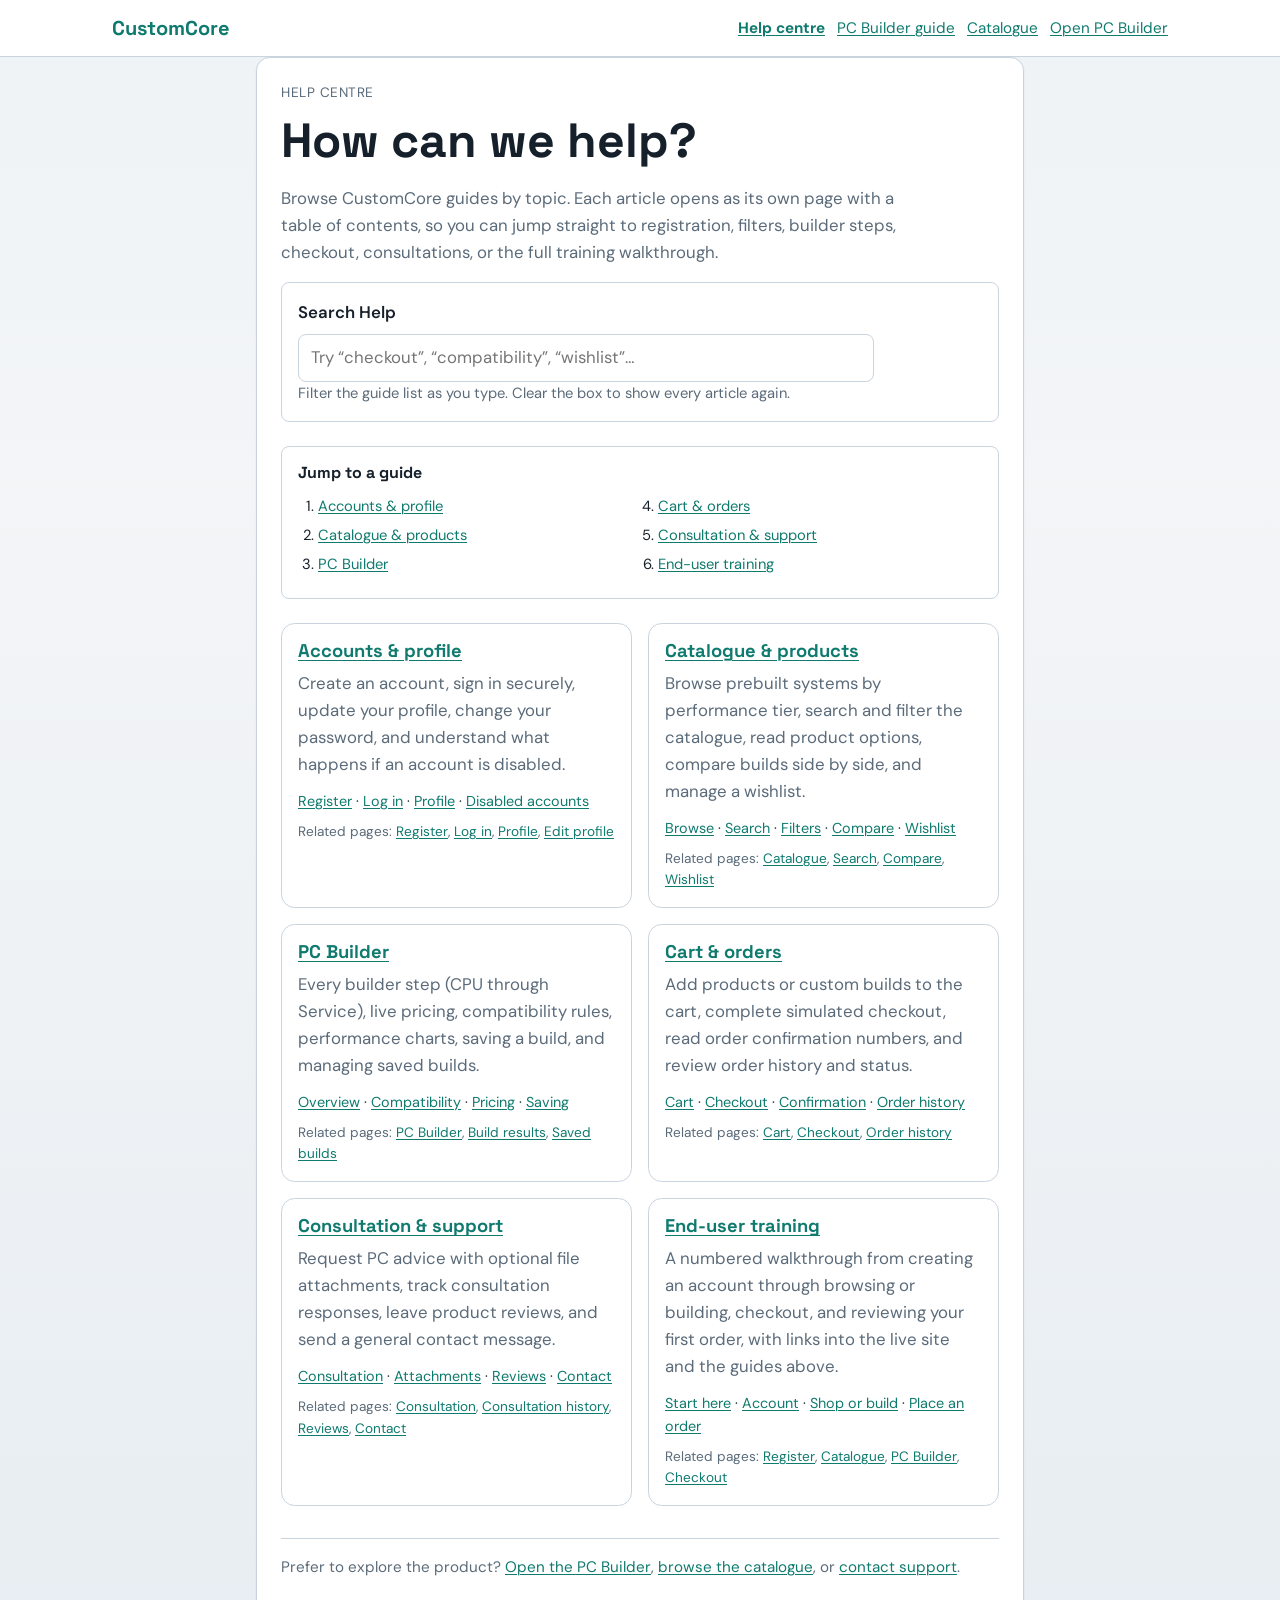
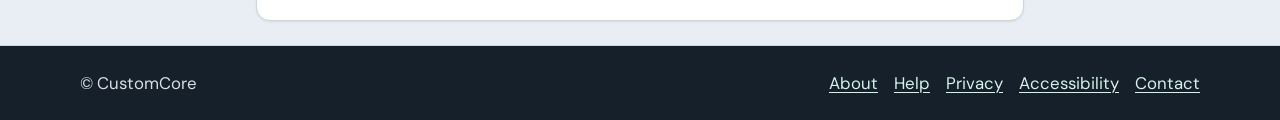
<file: help/index.html>
<!DOCTYPE html>
<!-- Aleksa Vucak 110139920 COMP 3340, Final Project August 5th, 2026 -->
<html lang="en">
<head>
    <meta charset="utf-8">
    <meta name="viewport" content="width=device-width, initial-scale=1">
    <title>Help Centre | CustomCore</title>
    <meta name="description" content="CustomCore Help centre: guides for accounts, catalogue, PC Builder, orders, support, and a full end-user training walkthrough.">
    <link rel="stylesheet" href="../assets/css/main.css">
</head>
<body class="help-body">
    <a class="skip-link" href="#help-main">Skip to main content</a>

    <header class="help-site-header" role="banner">
        <div class="help-site-header__inner">
            <a class="help-site-header__brand" href="../index.php">CustomCore</a>
            <nav class="help-site-header__nav" aria-label="Help">
                <a href="index.html" aria-current="page">Help centre</a>
                <a href="pc-builder.html">PC Builder guide</a>
                <a href="../catalogue.php">Catalogue</a>
                <a href="../builder.php">Open PC Builder</a>
            </nav>
        </div>
    </header>

    <main id="help-main" class="content-section help-page help-hub">
        <header class="help-page__header">
            <p class="help-page__eyebrow">Help centre</p>
            <h1>How can we help?</h1>
            <p class="help-page__intro">
                Browse CustomCore guides by topic. Each article opens as its own page with a table of
                contents, so you can jump straight to registration, filters, builder steps, checkout,
                consultations, or the full training walkthrough.
            </p>
        </header>

        <form class="help-hub-search" role="search" aria-label="Filter Help articles" data-help-hub-search>
            <label class="help-hub-search__label" for="help-hub-query">Search Help</label>
            <input
                id="help-hub-query"
                class="help-hub-search__input"
                type="search"
                name="q"
                autocomplete="off"
                placeholder="Try “checkout”, “compatibility”, “wishlist”…"
            >
            <p class="help-hub-search__hint form-help">
                Filter the guide list as you type. Clear the box to show every article again.
            </p>
            <p class="help-hub-search__empty" data-help-hub-empty hidden role="status">
                No guides match that search. Try another keyword or
                <button type="button" class="button button--ghost button--sm" data-help-hub-clear>Clear search</button>.
            </p>
        </form>

        <nav class="help-toc" aria-label="Help articles">
            <h2 class="help-toc__title">Jump to a guide</h2>
            <ol class="help-toc__list">
                <li><a href="#guide-accounts">Accounts &amp; profile</a></li>
                <li><a href="#guide-catalogue">Catalogue &amp; products</a></li>
                <li><a href="#guide-builder">PC Builder</a></li>
                <li><a href="#guide-orders">Cart &amp; orders</a></li>
                <li><a href="#guide-support">Consultation &amp; support</a></li>
                <li><a href="#guide-training">End-user training</a></li>
            </ol>
        </nav>

        <ul class="help-hub-list" data-help-hub-list>
            <li
                class="help-hub-card"
                id="guide-accounts"
                data-help-keywords="accounts register registration login logout profile edit password disabled session email phone address"
            >
                <h2 class="help-hub-card__title">
                    <a href="accounts.html">Accounts &amp; profile</a>
                </h2>
                <p class="help-hub-card__desc">
                    Create an account, sign in securely, update your profile, change your password,
                    and understand what happens if an account is disabled.
                </p>
                <p class="help-hub-card__links">
                    <a href="accounts.html#register">Register</a> ·
                    <a href="accounts.html#login">Log in</a> ·
                    <a href="accounts.html#profile">Profile</a> ·
                    <a href="accounts.html#disabled">Disabled accounts</a>
                </p>
                <p class="help-hub-card__related">
                    Related pages:
                    <a href="../register.php">Register</a>,
                    <a href="../login.php">Log in</a>,
                    <a href="../profile.php">Profile</a>,
                    <a href="../edit-profile.php">Edit profile</a>
                </p>
            </li>

            <li
                class="help-hub-card"
                id="guide-catalogue"
                data-help-keywords="catalogue catalog products search filter sort compare options wishlist brand stock price tiers"
            >
                <h2 class="help-hub-card__title">
                    <a href="catalogue.html">Catalogue &amp; products</a>
                </h2>
                <p class="help-hub-card__desc">
                    Browse prebuilt systems by performance tier, search and filter the catalogue,
                    read product options, compare builds side by side, and manage a wishlist.
                </p>
                <p class="help-hub-card__links">
                    <a href="catalogue.html#browse">Browse</a> ·
                    <a href="catalogue.html#search">Search</a> ·
                    <a href="catalogue.html#filters">Filters</a> ·
                    <a href="catalogue.html#compare">Compare</a> ·
                    <a href="catalogue.html#wishlist">Wishlist</a>
                </p>
                <p class="help-hub-card__related">
                    Related pages:
                    <a href="../catalogue.php">Catalogue</a>,
                    <a href="../search.php">Search</a>,
                    <a href="../compare.php">Compare</a>,
                    <a href="../wishlist.php">Wishlist</a>
                </p>
            </li>

            <li
                class="help-hub-card"
                id="guide-builder"
                data-help-keywords="builder pc custom cpu gpu motherboard ram storage psu case cooling os service pricing compatibility performance chart saved builds"
            >
                <h2 class="help-hub-card__title">
                    <a href="pc-builder.html">PC Builder</a>
                </h2>
                <p class="help-hub-card__desc">
                    Every builder step (CPU through Service), live pricing, compatibility rules,
                    performance charts, saving a build, and managing saved builds.
                </p>
                <p class="help-hub-card__links">
                    <a href="pc-builder.html#overview">Overview</a> ·
                    <a href="pc-builder.html#compatibility">Compatibility</a> ·
                    <a href="pc-builder.html#pricing">Pricing</a> ·
                    <a href="pc-builder.html#saved-builds">Saving</a>
                </p>
                <p class="help-hub-card__related">
                    Related pages:
                    <a href="../builder.php">PC Builder</a>,
                    <a href="../builder-results.php">Build results</a>,
                    <a href="../saved-builds.php">Saved builds</a>
                </p>
            </li>

            <li
                class="help-hub-card"
                id="guide-orders"
                data-help-keywords="cart checkout order orders history confirmation shipping payment status quantity remove"
            >
                <h2 class="help-hub-card__title">
                    <a href="orders.html">Cart &amp; orders</a>
                </h2>
                <p class="help-hub-card__desc">
                    Add products or custom builds to the cart, complete simulated checkout,
                    read order confirmation numbers, and review order history and status.
                </p>
                <p class="help-hub-card__links">
                    <a href="orders.html#cart">Cart</a> ·
                    <a href="orders.html#checkout">Checkout</a> ·
                    <a href="orders.html#confirmation">Confirmation</a> ·
                    <a href="orders.html#history">Order history</a>
                </p>
                <p class="help-hub-card__related">
                    Related pages:
                    <a href="../cart.php">Cart</a>,
                    <a href="../checkout.php">Checkout</a>,
                    <a href="../order-history.php">Order history</a>
                </p>
            </li>

            <li
                class="help-hub-card"
                id="guide-support"
                data-help-keywords="consultation consult support review reviews contact attachment upload response advice"
            >
                <h2 class="help-hub-card__title">
                    <a href="support.html">Consultation &amp; support</a>
                </h2>
                <p class="help-hub-card__desc">
                    Request PC advice with optional file attachments, track consultation responses,
                    leave product reviews, and send a general contact message.
                </p>
                <p class="help-hub-card__links">
                    <a href="support.html#consultation">Consultation</a> ·
                    <a href="support.html#attachments">Attachments</a> ·
                    <a href="support.html#reviews">Reviews</a> ·
                    <a href="support.html#contact">Contact</a>
                </p>
                <p class="help-hub-card__related">
                    Related pages:
                    <a href="../consultation.php">Consultation</a>,
                    <a href="../consultation-history.php">Consultation history</a>,
                    <a href="../reviews.php">Reviews</a>,
                    <a href="../contact.php">Contact</a>
                </p>
            </li>

            <li
                class="help-hub-card"
                id="guide-training"
                data-help-keywords="training walkthrough tutorial step by step beginner account order first time guide"
            >
                <h2 class="help-hub-card__title">
                    <a href="training.html">End-user training</a>
                </h2>
                <p class="help-hub-card__desc">
                    A numbered walkthrough from creating an account through browsing or building,
                    checkout, and reviewing your first order, with links into the live site and
                    the guides above.
                </p>
                <p class="help-hub-card__links">
                    <a href="training.html#start">Start here</a> ·
                    <a href="training.html#account">Account</a> ·
                    <a href="training.html#shop">Shop or build</a> ·
                    <a href="training.html#order">Place an order</a>
                </p>
                <p class="help-hub-card__related">
                    Related pages:
                    <a href="../register.php">Register</a>,
                    <a href="../catalogue.php">Catalogue</a>,
                    <a href="../builder.php">PC Builder</a>,
                    <a href="../checkout.php">Checkout</a>
                </p>
            </li>
        </ul>

        <p class="help-page__footer">
            Prefer to explore the product?
            <a href="../builder.php">Open the PC Builder</a>,
            <a href="../catalogue.php">browse the catalogue</a>,
            or
            <a href="../contact.php">contact support</a>.
        </p>
    </main>

    <footer class="site-footer" role="contentinfo">
        <div class="site-footer__inner">
            <p class="site-footer__brand">&copy; CustomCore</p>
            <ul class="site-footer__links">
                <li><a href="../about.php">About</a></li>
                <li><a href="index.html">Help</a></li>
                <li><a href="../privacy.php">Privacy</a></li>
                <li><a href="../accessibility.php">Accessibility</a></li>
                <li><a href="../contact.php">Contact</a></li>
            </ul>
        </div>
    </footer>

    <script src="../assets/js/help-hub.js" defer></script>
</body>
</html>
</file>
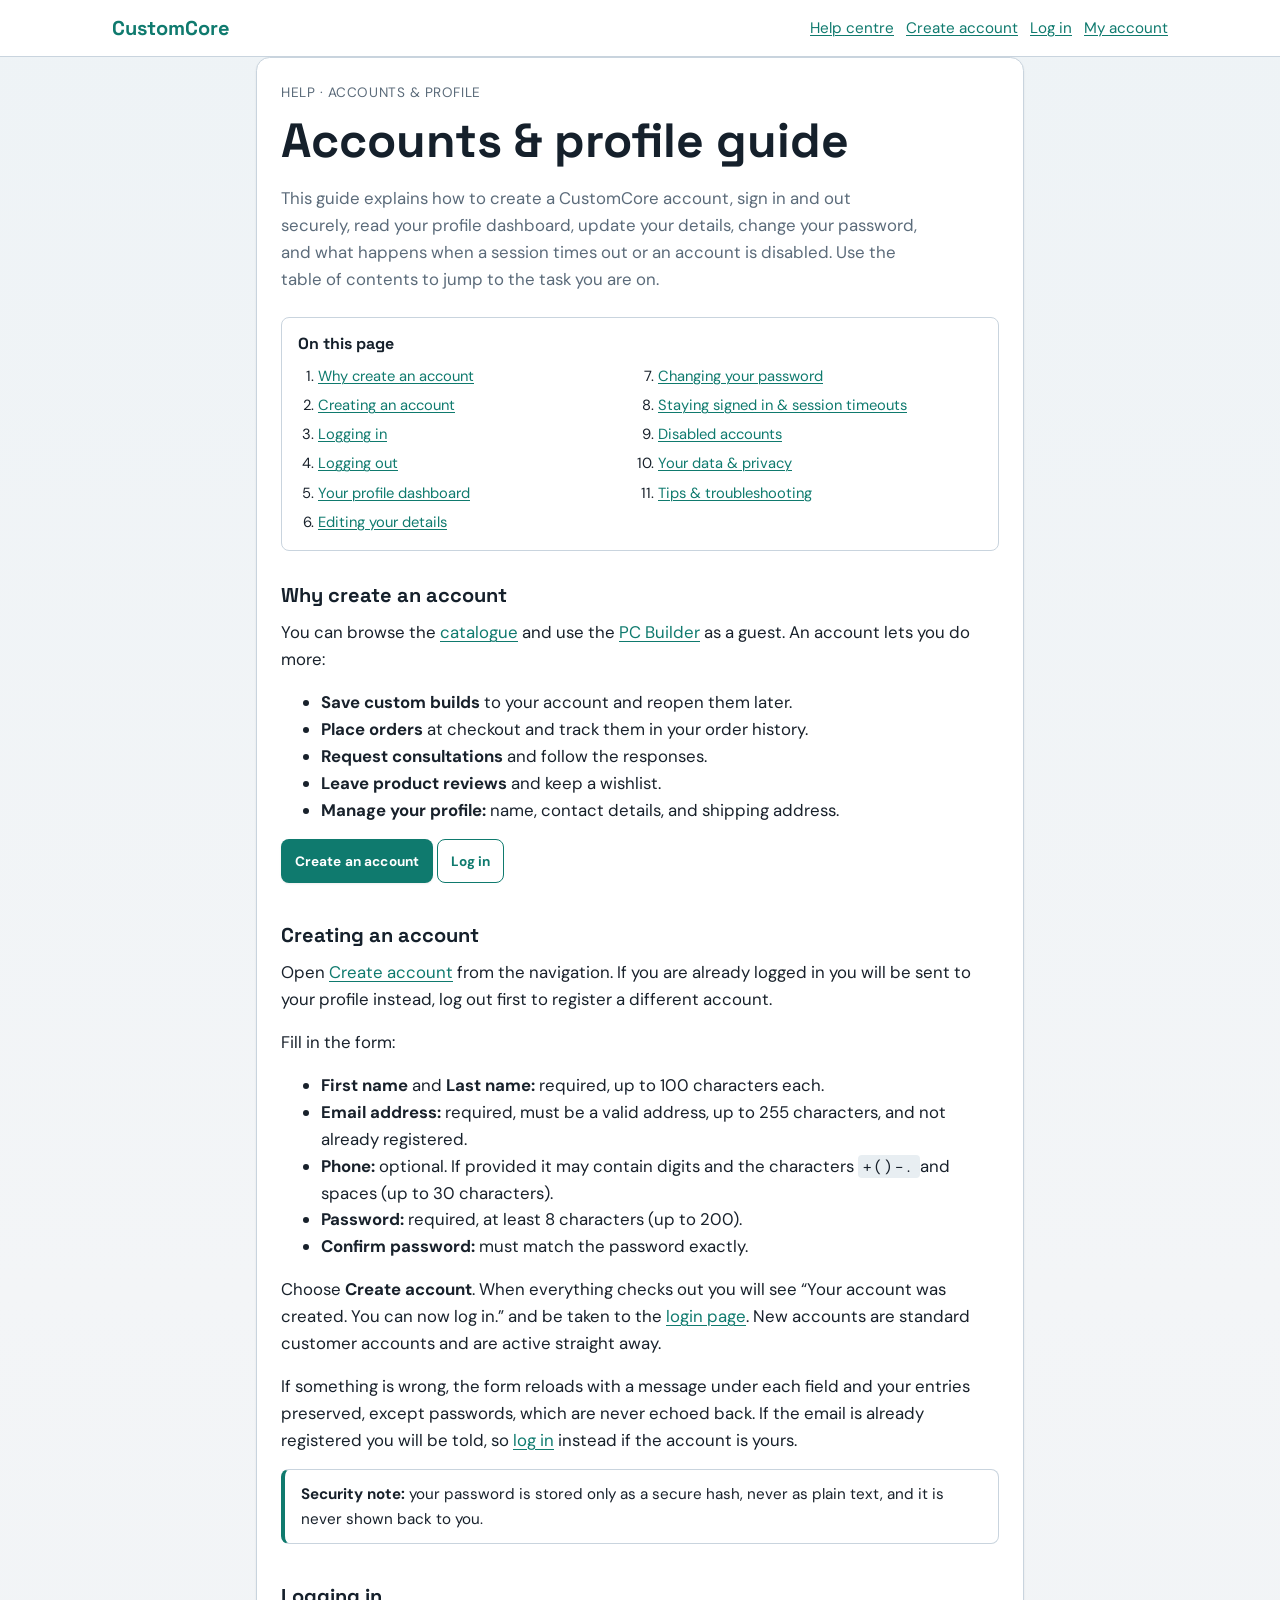
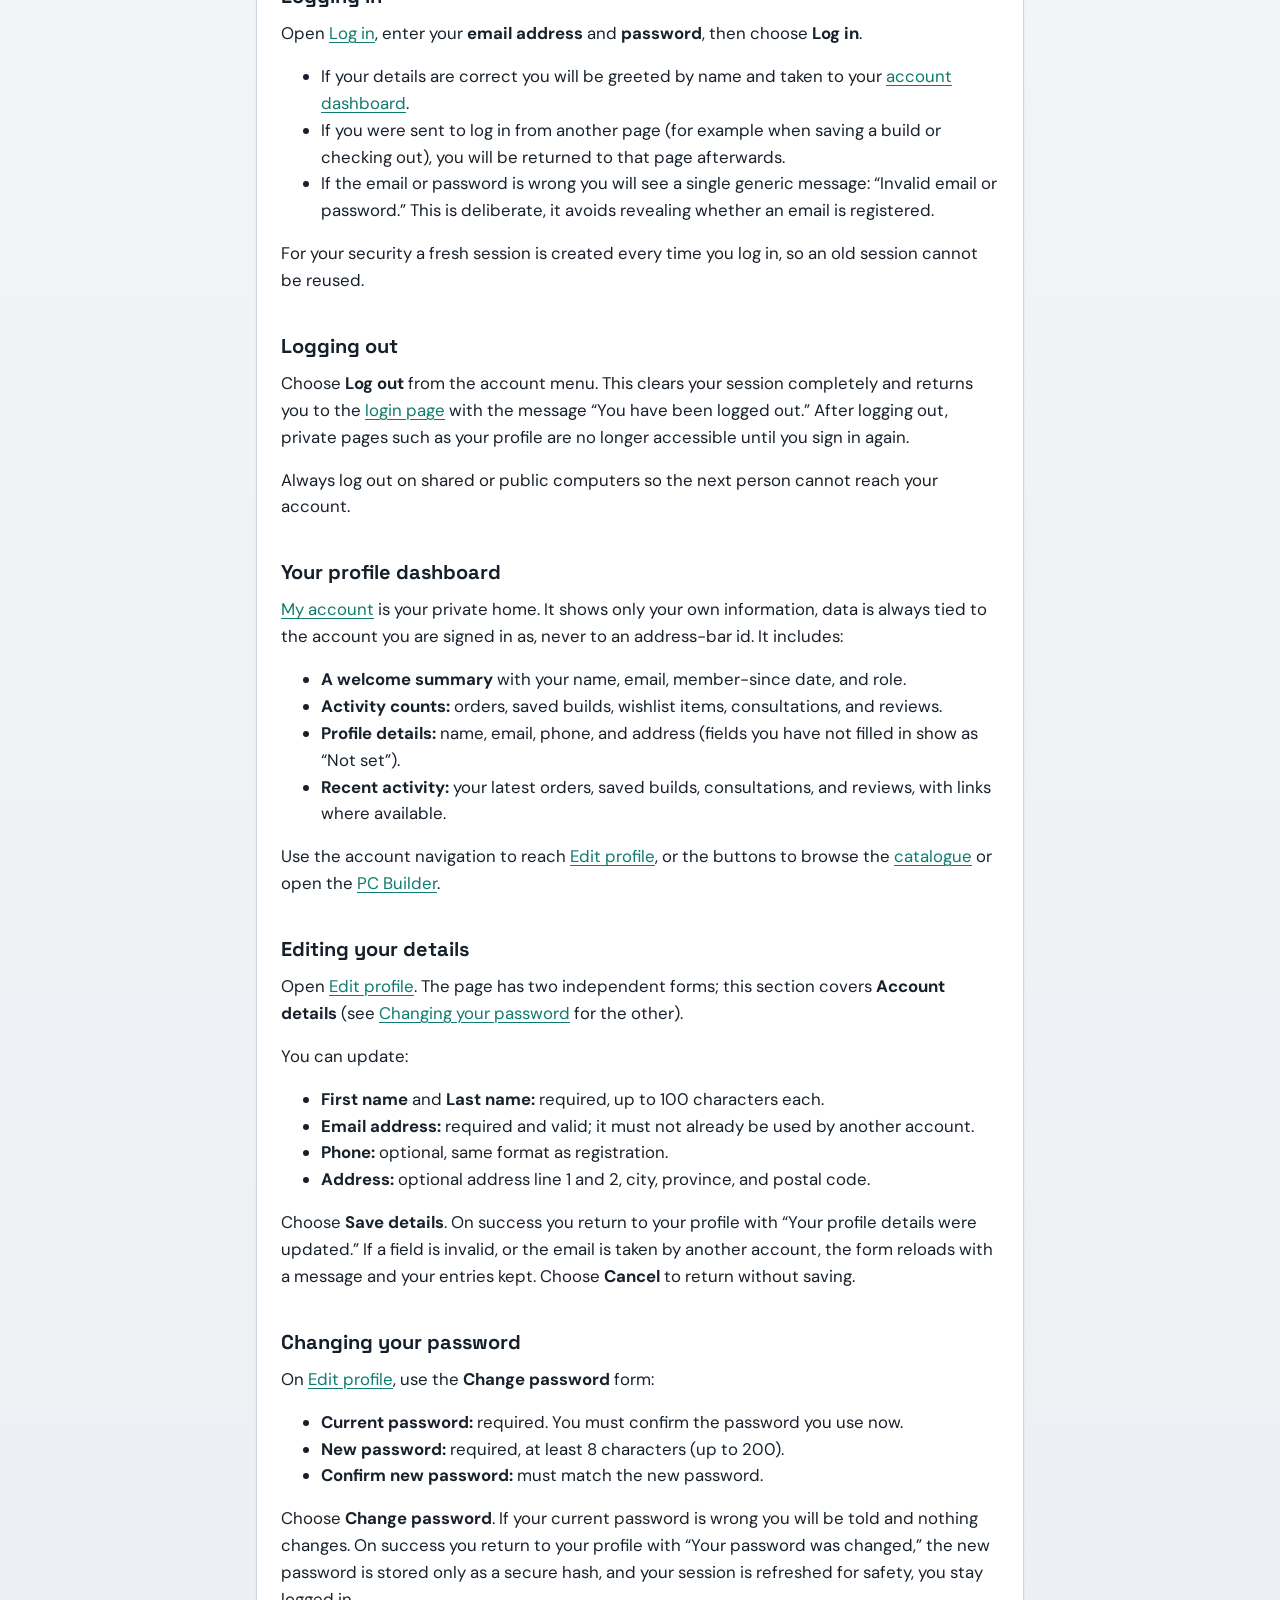
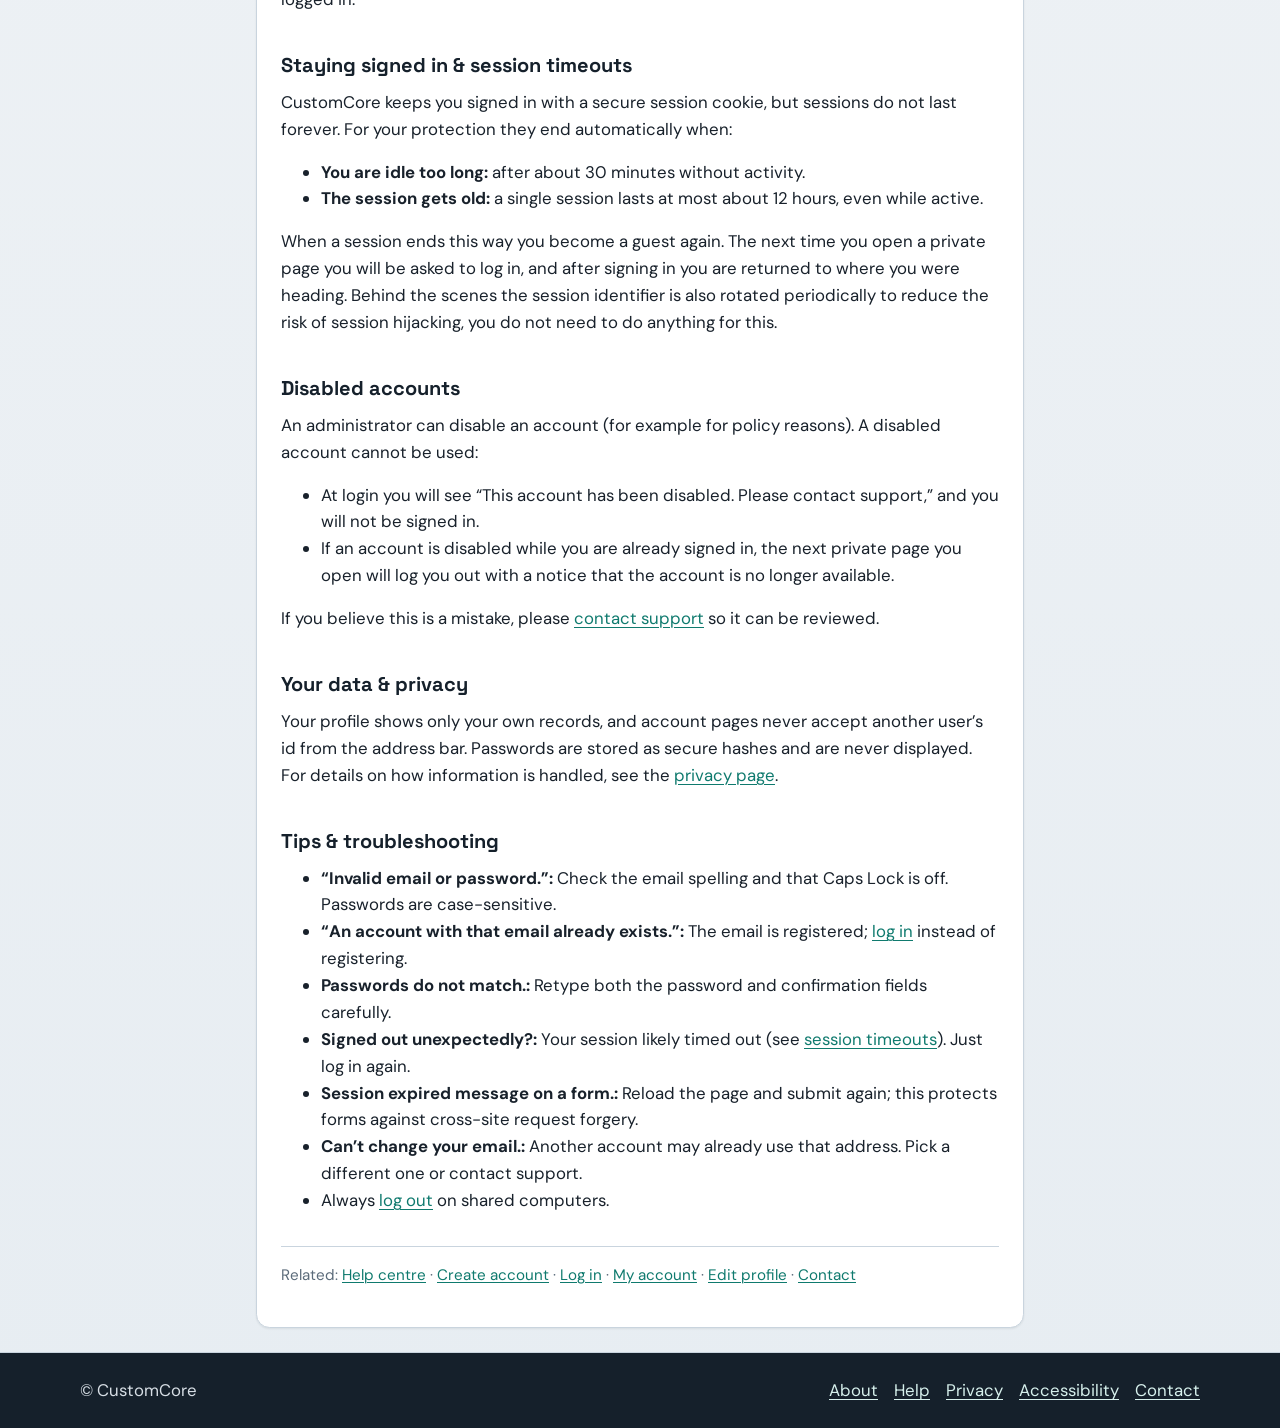
<file: help/accounts.html>
<!DOCTYPE html>
<!-- Aleksa Vucak 110139920 COMP 3340, Final Project August 5th, 2026 -->
<html lang="en">
<head>
    <meta charset="utf-8">
    <meta name="viewport" content="width=device-width, initial-scale=1">
    <title>Accounts &amp; Profile Guide | CustomCore Help</title>
    <meta name="description" content="Step-by-step help for CustomCore accounts: registering, logging in and out, your profile dashboard, editing details, changing your password, session timeouts, and disabled accounts.">
    <link rel="stylesheet" href="../assets/css/main.css">
</head>
<body class="help-body">
    <a class="skip-link" href="#help-main">Skip to main content</a>

    <header class="help-site-header" role="banner">
        <div class="help-site-header__inner">
            <a class="help-site-header__brand" href="../index.php">CustomCore</a>
            <nav class="help-site-header__nav" aria-label="Help">
                <a href="index.html">Help centre</a>
                <a href="../register.php">Create account</a>
                <a href="../login.php">Log in</a>
                <a href="../profile.php">My account</a>
            </nav>
        </div>
    </header>

    <main id="help-main" class="content-section help-page">
        <header class="help-page__header">
            <p class="help-page__eyebrow">Help · Accounts &amp; profile</p>
            <h1>Accounts &amp; profile guide</h1>
            <p class="help-page__intro">
                This guide explains how to create a CustomCore account, sign in and out securely,
                read your profile dashboard, update your details, change your password, and what
                happens when a session times out or an account is disabled. Use the table of
                contents to jump to the task you are on.
            </p>
        </header>

        <nav class="help-toc" aria-label="On this page">
            <h2 class="help-toc__title">On this page</h2>
            <ol class="help-toc__list">
                <li><a href="#overview">Why create an account</a></li>
                <li><a href="#register">Creating an account</a></li>
                <li><a href="#login">Logging in</a></li>
                <li><a href="#logout">Logging out</a></li>
                <li><a href="#profile">Your profile dashboard</a></li>
                <li><a href="#edit-details">Editing your details</a></li>
                <li><a href="#password">Changing your password</a></li>
                <li><a href="#sessions">Staying signed in &amp; session timeouts</a></li>
                <li><a href="#disabled">Disabled accounts</a></li>
                <li><a href="#privacy">Your data &amp; privacy</a></li>
                <li><a href="#tips">Tips &amp; troubleshooting</a></li>
            </ol>
        </nav>

        <article class="help-article">
            <section id="overview" class="help-section">
                <h2>Why create an account</h2>
                <p>
                    You can browse the <a href="../catalogue.php">catalogue</a> and use the
                    <a href="../builder.php">PC Builder</a> as a guest. An account lets you do more:
                </p>
                <ul>
                    <li><strong>Save custom builds</strong> to your account and reopen them later.</li>
                    <li><strong>Place orders</strong> at checkout and track them in your order history.</li>
                    <li><strong>Request consultations</strong> and follow the responses.</li>
                    <li><strong>Leave product reviews</strong> and keep a wishlist.</li>
                    <li><strong>Manage your profile:</strong> name, contact details, and shipping address.</li>
                </ul>
                <p>
                    <a class="button button--sm" href="../register.php">Create an account</a>
                    <a class="button button--sm button--secondary" href="../login.php">Log in</a>
                </p>
            </section>

            <section id="register" class="help-section">
                <h2>Creating an account</h2>
                <p>
                    Open <a href="../register.php">Create account</a> from the navigation. If you are
                    already logged in you will be sent to your profile instead, log out first to
                    register a different account.
                </p>
                <p>Fill in the form:</p>
                <ul>
                    <li><strong>First name</strong> and <strong>Last name:</strong> required, up to 100 characters each.</li>
                    <li><strong>Email address:</strong> required, must be a valid address, up to 255 characters, and not already registered.</li>
                    <li><strong>Phone:</strong> optional. If provided it may contain digits and the characters <code>+ ( ) - . </code> and spaces (up to 30 characters).</li>
                    <li><strong>Password:</strong> required, at least 8 characters (up to 200).</li>
                    <li><strong>Confirm password:</strong> must match the password exactly.</li>
                </ul>
                <p>
                    Choose <strong>Create account</strong>. When everything checks out you will see
                    “Your account was created. You can now log in.” and be taken to the
                    <a href="../login.php">login page</a>. New accounts are standard customer accounts
                    and are active straight away.
                </p>
                <p>
                    If something is wrong, the form reloads with a message under each field and your
                    entries preserved, except passwords, which are never echoed back. If the email is
                    already registered you will be told, so <a href="../login.php">log in</a> instead
                    if the account is yours.
                </p>
                <p class="help-note">
                    <strong>Security note:</strong> your password is stored only as a secure hash, 
                    never as plain text, and it is never shown back to you.
                </p>
            </section>

            <section id="login" class="help-section">
                <h2>Logging in</h2>
                <p>
                    Open <a href="../login.php">Log in</a>, enter your <strong>email address</strong>
                    and <strong>password</strong>, then choose <strong>Log in</strong>.
                </p>
                <ul>
                    <li>If your details are correct you will be greeted by name and taken to your <a href="../profile.php">account dashboard</a>.</li>
                    <li>If you were sent to log in from another page (for example when saving a build or checking out), you will be returned to that page afterwards.</li>
                    <li>If the email or password is wrong you will see a single generic message: “Invalid email or password.” This is deliberate, it avoids revealing whether an email is registered.</li>
                </ul>
                <p>
                    For your security a fresh session is created every time you log in, so an old
                    session cannot be reused.
                </p>
            </section>

            <section id="logout" class="help-section">
                <h2>Logging out</h2>
                <p>
                    Choose <strong>Log out</strong> from the account menu. This clears your session
                    completely and returns you to the <a href="../login.php">login page</a> with the
                    message “You have been logged out.” After logging out, private pages such as your
                    profile are no longer accessible until you sign in again.
                </p>
                <p>
                    Always log out on shared or public computers so the next person cannot reach your
                    account.
                </p>
            </section>

            <section id="profile" class="help-section">
                <h2>Your profile dashboard</h2>
                <p>
                    <a href="../profile.php">My account</a> is your private home. It shows only your
                    own information, data is always tied to the account you are signed in as, never to
                    an address-bar id. It includes:
                </p>
                <ul>
                    <li><strong>A welcome summary</strong> with your name, email, member-since date, and role.</li>
                    <li><strong>Activity counts:</strong> orders, saved builds, wishlist items, consultations, and reviews.</li>
                    <li><strong>Profile details:</strong> name, email, phone, and address (fields you have not filled in show as “Not set”).</li>
                    <li><strong>Recent activity:</strong> your latest orders, saved builds, consultations, and reviews, with links where available.</li>
                </ul>
                <p>
                    Use the account navigation to reach <a href="../edit-profile.php">Edit profile</a>,
                    or the buttons to browse the <a href="../catalogue.php">catalogue</a> or open the
                    <a href="../builder.php">PC Builder</a>.
                </p>
            </section>

            <section id="edit-details" class="help-section">
                <h2>Editing your details</h2>
                <p>
                    Open <a href="../edit-profile.php">Edit profile</a>. The page has two independent
                    forms; this section covers <strong>Account details</strong> (see
                    <a href="#password">Changing your password</a> for the other).
                </p>
                <p>You can update:</p>
                <ul>
                    <li><strong>First name</strong> and <strong>Last name:</strong> required, up to 100 characters each.</li>
                    <li><strong>Email address:</strong> required and valid; it must not already be used by another account.</li>
                    <li><strong>Phone:</strong> optional, same format as registration.</li>
                    <li><strong>Address:</strong> optional address line 1 and 2, city, province, and postal code.</li>
                </ul>
                <p>
                    Choose <strong>Save details</strong>. On success you return to your profile with
                    “Your profile details were updated.” If a field is invalid, or the email is taken
                    by another account, the form reloads with a message and your entries kept. Choose
                    <strong>Cancel</strong> to return without saving.
                </p>
            </section>

            <section id="password" class="help-section">
                <h2>Changing your password</h2>
                <p>
                    On <a href="../edit-profile.php">Edit profile</a>, use the
                    <strong>Change password</strong> form:
                </p>
                <ul>
                    <li><strong>Current password:</strong> required. You must confirm the password you use now.</li>
                    <li><strong>New password:</strong> required, at least 8 characters (up to 200).</li>
                    <li><strong>Confirm new password:</strong> must match the new password.</li>
                </ul>
                <p>
                    Choose <strong>Change password</strong>. If your current password is wrong you will
                    be told and nothing changes. On success you return to your profile with “Your
                    password was changed,” the new password is stored only as a secure hash, and your
                    session is refreshed for safety, you stay logged in.
                </p>
            </section>

            <section id="sessions" class="help-section">
                <h2>Staying signed in &amp; session timeouts</h2>
                <p>
                    CustomCore keeps you signed in with a secure session cookie, but sessions do not
                    last forever. For your protection they end automatically when:
                </p>
                <ul>
                    <li><strong>You are idle too long:</strong> after about 30 minutes without activity.</li>
                    <li><strong>The session gets old:</strong> a single session lasts at most about 12 hours, even while active.</li>
                </ul>
                <p>
                    When a session ends this way you become a guest again. The next time you open a
                    private page you will be asked to log in, and after signing in you are returned to
                    where you were heading. Behind the scenes the session identifier is also rotated
                    periodically to reduce the risk of session hijacking, you do not need to do
                    anything for this.
                </p>
            </section>

            <section id="disabled" class="help-section">
                <h2>Disabled accounts</h2>
                <p>
                    An administrator can disable an account (for example for policy reasons). A disabled
                    account cannot be used:
                </p>
                <ul>
                    <li>At login you will see “This account has been disabled. Please contact support,” and you will not be signed in.</li>
                    <li>If an account is disabled while you are already signed in, the next private page you open will log you out with a notice that the account is no longer available.</li>
                </ul>
                <p>
                    If you believe this is a mistake, please <a href="../contact.php">contact support</a>
                    so it can be reviewed.
                </p>
            </section>

            <section id="privacy" class="help-section">
                <h2>Your data &amp; privacy</h2>
                <p>
                    Your profile shows only your own records, and account pages never accept another
                    user’s id from the address bar. Passwords are stored as secure hashes and are never
                    displayed. For details on how information is handled, see the
                    <a href="../privacy.php">privacy page</a>.
                </p>
            </section>

            <section id="tips" class="help-section">
                <h2>Tips &amp; troubleshooting</h2>
                <ul>
                    <li><strong>“Invalid email or password.”:</strong> Check the email spelling and that Caps Lock is off. Passwords are case-sensitive.</li>
                    <li><strong>“An account with that email already exists.”:</strong> The email is registered; <a href="../login.php">log in</a> instead of registering.</li>
                    <li><strong>Passwords do not match.:</strong> Retype both the password and confirmation fields carefully.</li>
                    <li><strong>Signed out unexpectedly?:</strong> Your session likely timed out (see <a href="#sessions">session timeouts</a>). Just log in again.</li>
                    <li><strong>Session expired message on a form.:</strong> Reload the page and submit again; this protects forms against cross-site request forgery.</li>
                    <li><strong>Can’t change your email.:</strong> Another account may already use that address. Pick a different one or contact support.</li>
                    <li>Always <a href="#logout">log out</a> on shared computers.</li>
                </ul>
            </section>
        </article>

        <footer class="help-page__footer">
            <p>
                Related:
                <a href="index.html">Help centre</a> ·
                <a href="../register.php">Create account</a> ·
                <a href="../login.php">Log in</a> ·
                <a href="../profile.php">My account</a> ·
                <a href="../edit-profile.php">Edit profile</a> ·
                <a href="../contact.php">Contact</a>
            </p>
        </footer>
    </main>

    <footer class="site-footer" role="contentinfo">
        <div class="site-footer__inner">
            <p class="site-footer__brand">&copy; CustomCore</p>
            <ul class="site-footer__links">
                <li><a href="../about.php">About</a></li>
                <li><a href="index.html">Help</a></li>
                <li><a href="../privacy.php">Privacy</a></li>
                <li><a href="../accessibility.php">Accessibility</a></li>
                <li><a href="../contact.php">Contact</a></li>
            </ul>
        </div>
    </footer>
</body>
</html>
</file>
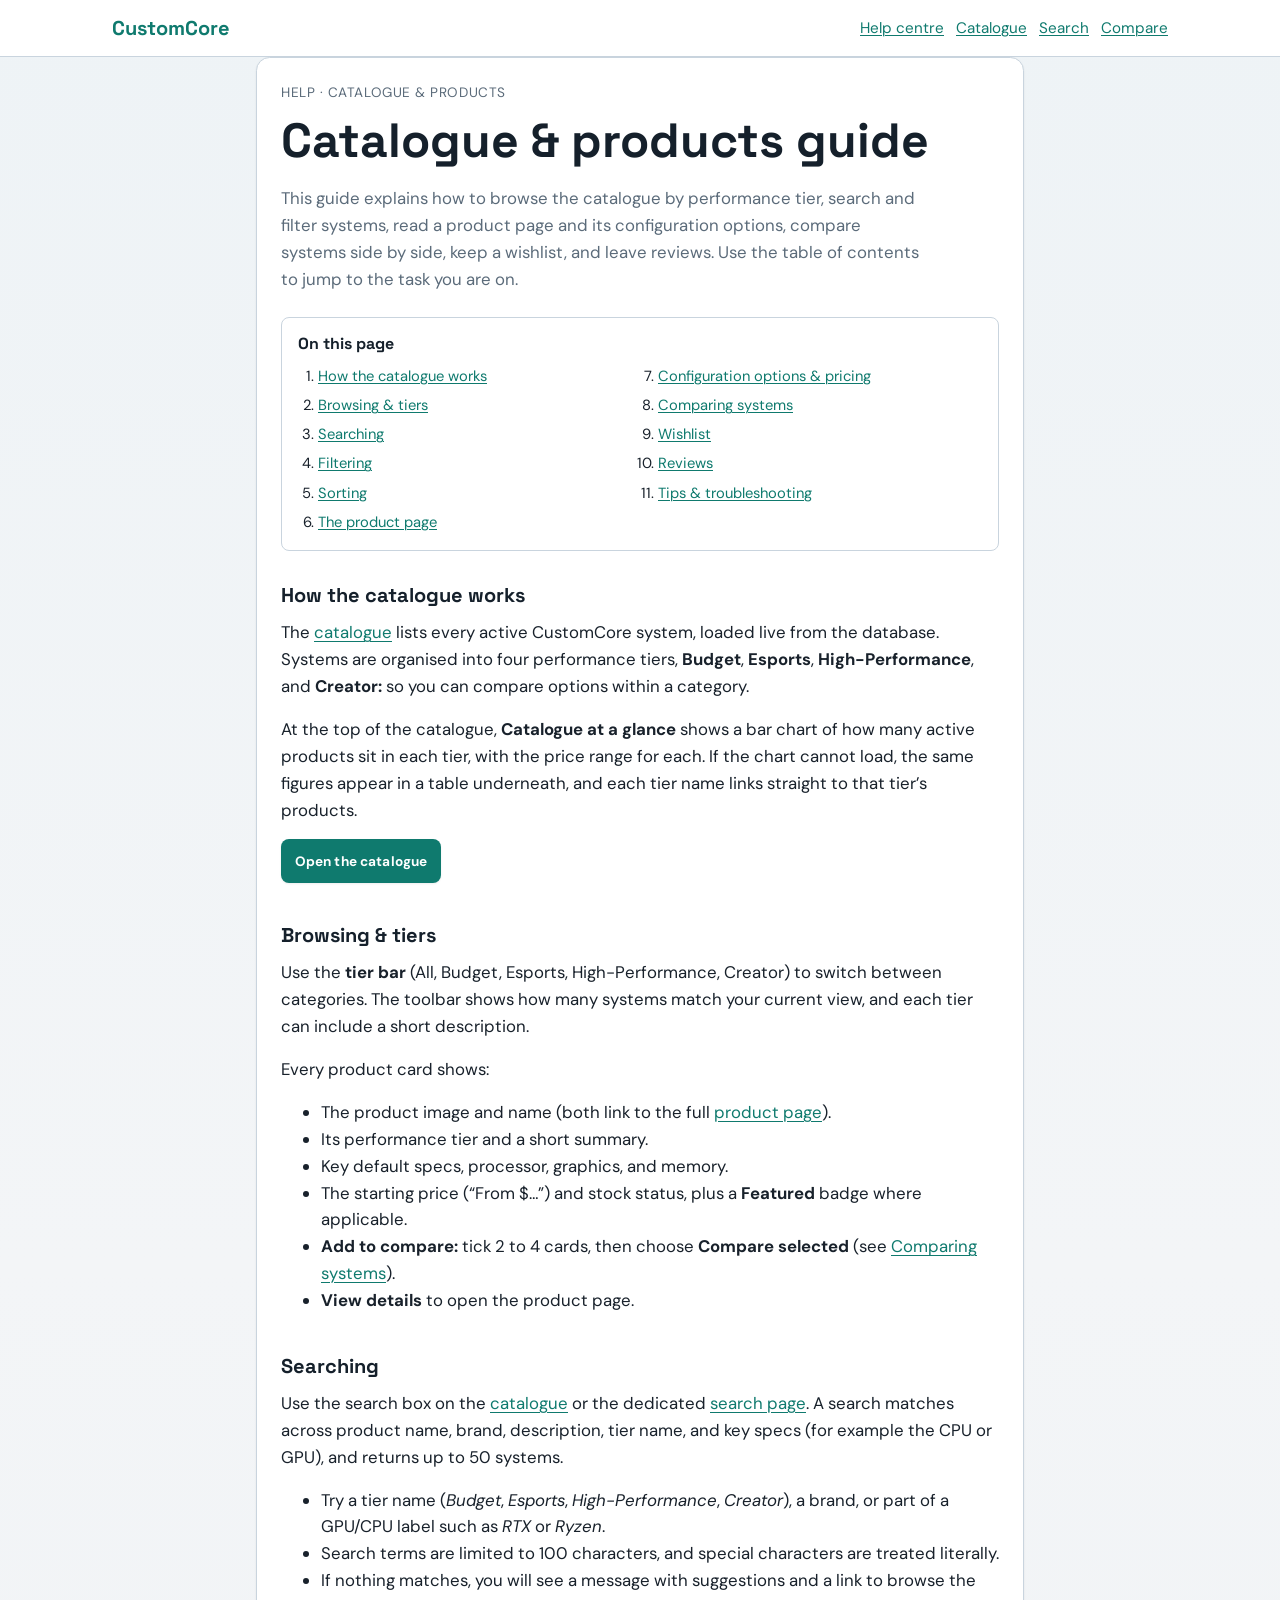
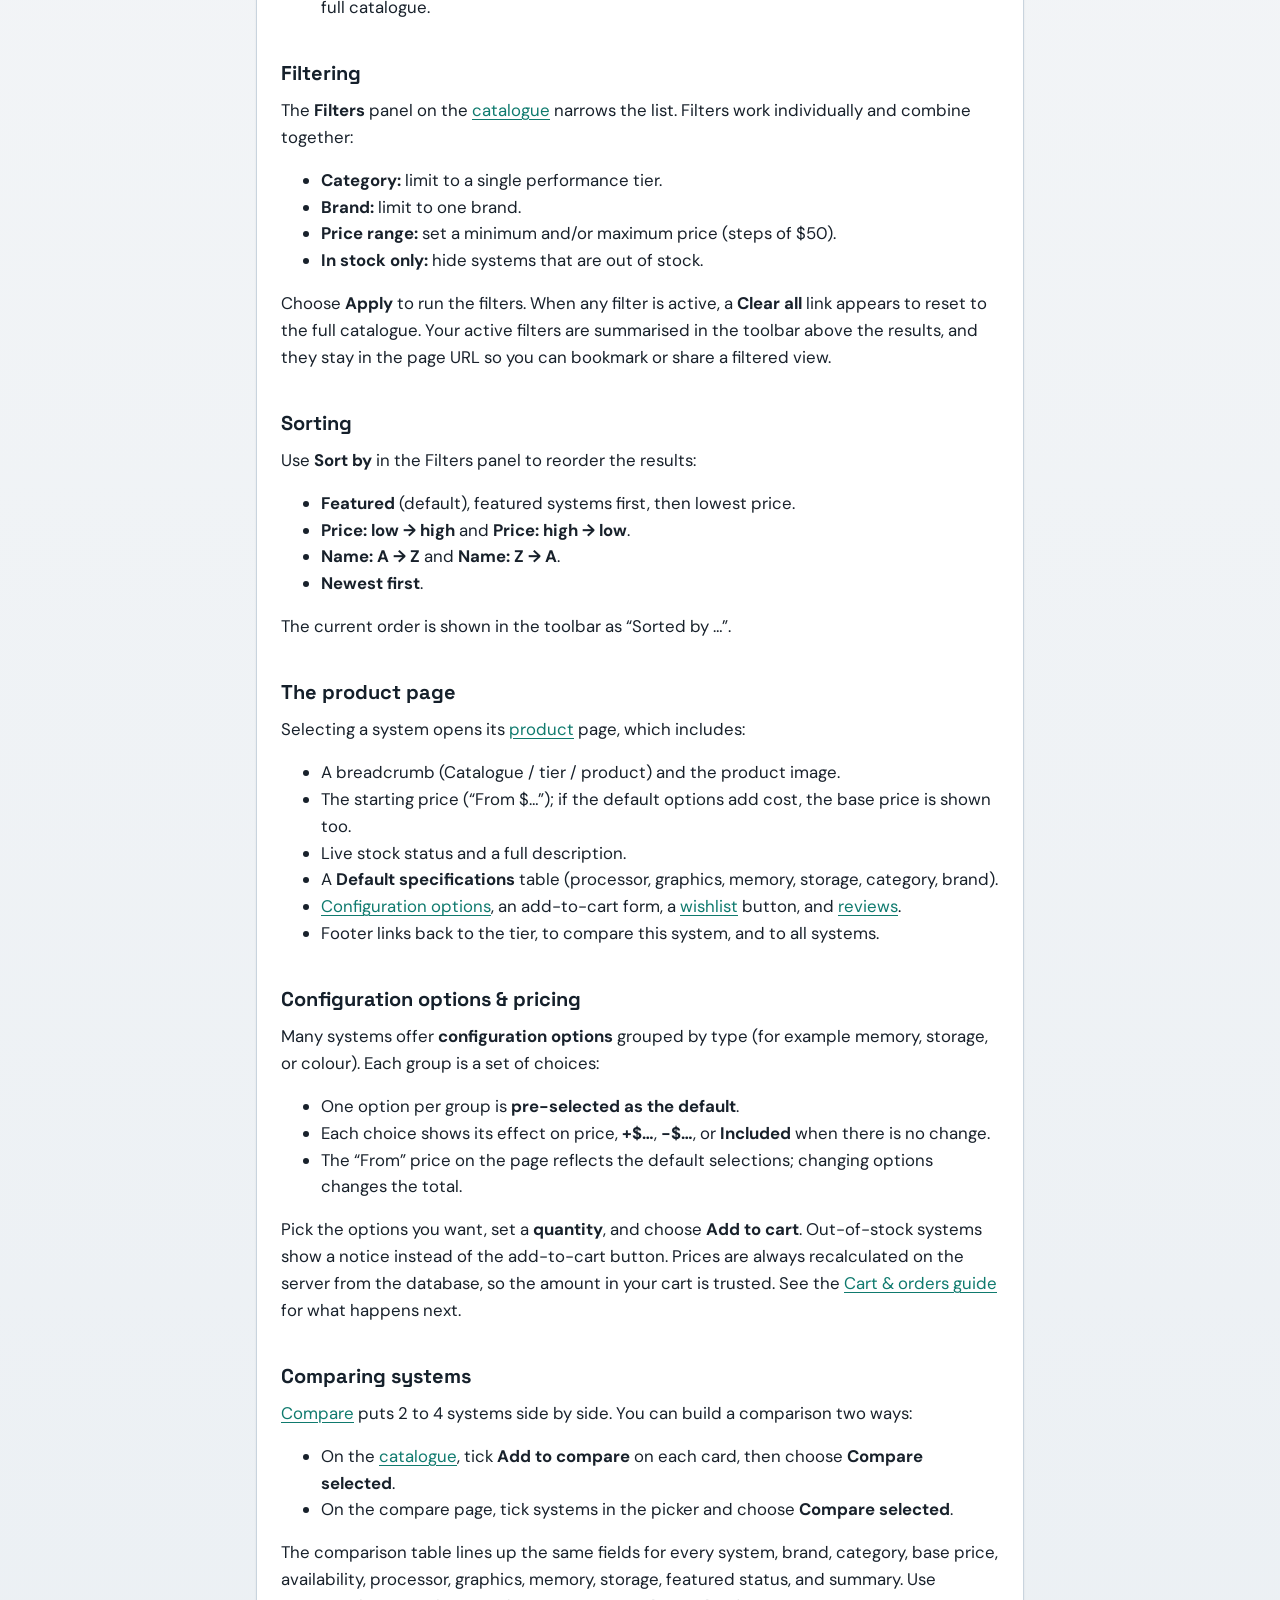
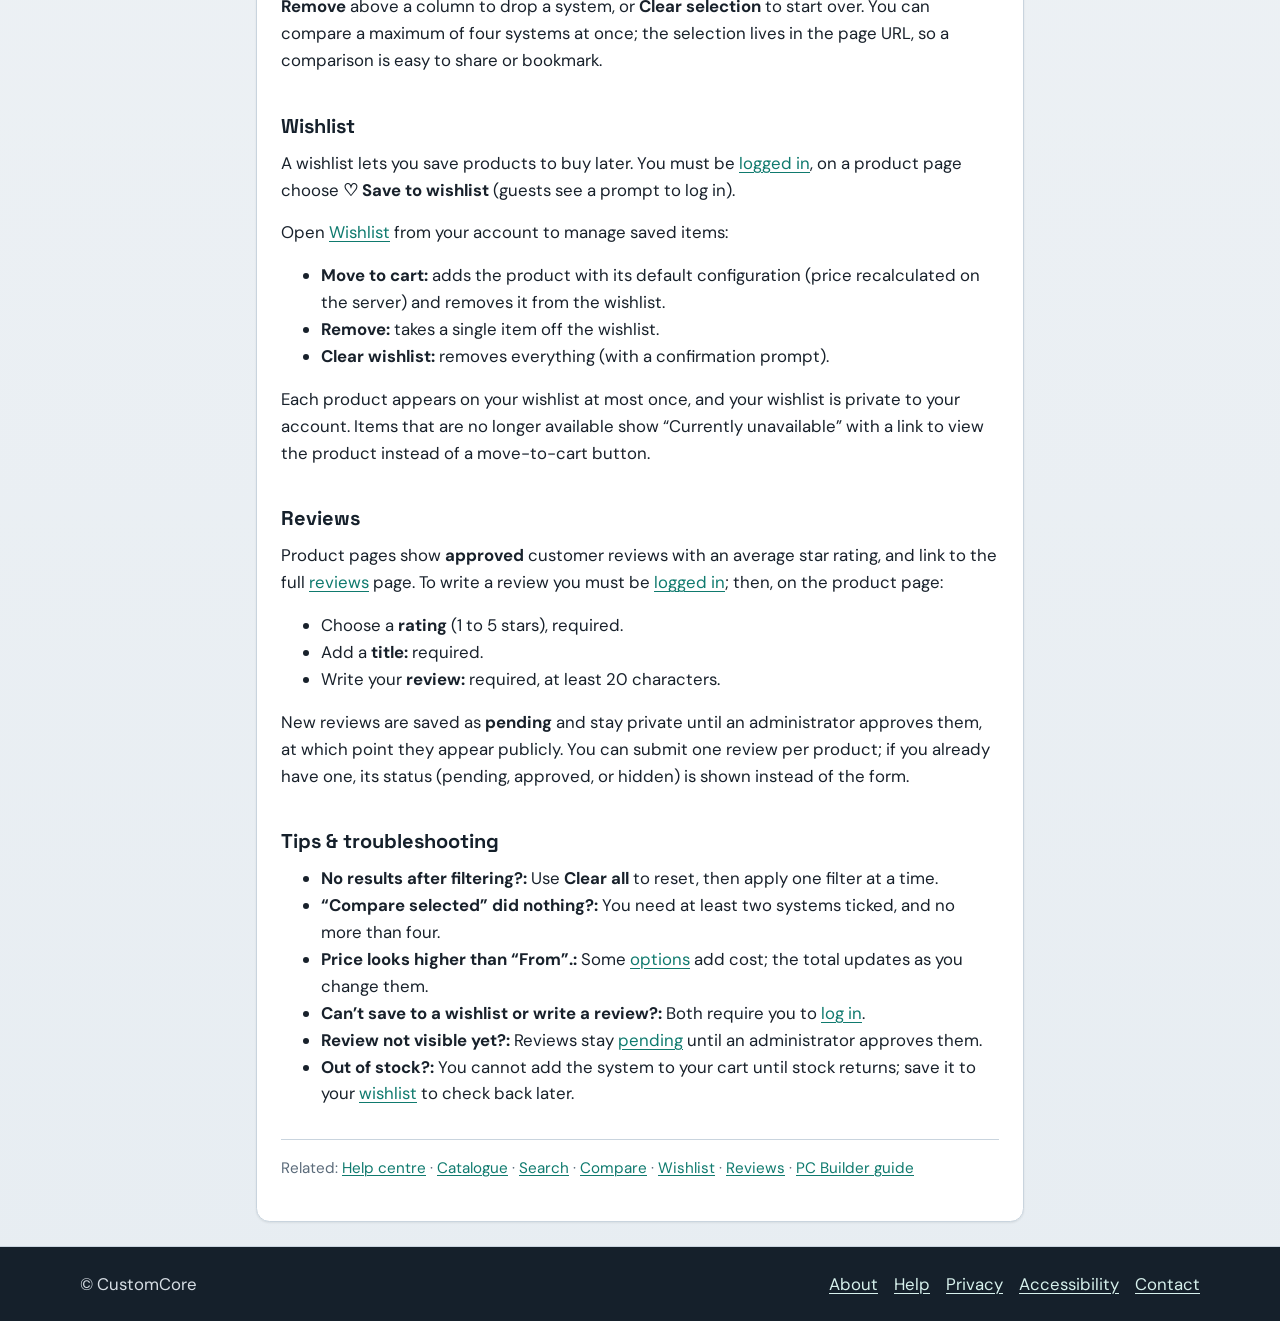
<file: help/catalogue.html>
<!DOCTYPE html>
<!-- Aleksa Vucak 110139920 COMP 3340, Final Project August 5th, 2026 -->
<html lang="en">
<head>
    <meta charset="utf-8">
    <meta name="viewport" content="width=device-width, initial-scale=1">
    <title>Catalogue &amp; Products Guide | CustomCore Help</title>
    <meta name="description" content="Step-by-step help for the CustomCore catalogue: browsing by tier, searching, filtering and sorting, product options, comparing systems, wishlists, and reviews.">
    <link rel="stylesheet" href="../assets/css/main.css">
</head>
<body class="help-body">
    <a class="skip-link" href="#help-main">Skip to main content</a>

    <header class="help-site-header" role="banner">
        <div class="help-site-header__inner">
            <a class="help-site-header__brand" href="../index.php">CustomCore</a>
            <nav class="help-site-header__nav" aria-label="Help">
                <a href="index.html">Help centre</a>
                <a href="../catalogue.php">Catalogue</a>
                <a href="../search.php">Search</a>
                <a href="../compare.php">Compare</a>
            </nav>
        </div>
    </header>

    <main id="help-main" class="content-section help-page">
        <header class="help-page__header">
            <p class="help-page__eyebrow">Help · Catalogue &amp; products</p>
            <h1>Catalogue &amp; products guide</h1>
            <p class="help-page__intro">
                This guide explains how to browse the catalogue by performance tier, search and
                filter systems, read a product page and its configuration options, compare systems
                side by side, keep a wishlist, and leave reviews. Use the table of contents to jump
                to the task you are on.
            </p>
        </header>

        <nav class="help-toc" aria-label="On this page">
            <h2 class="help-toc__title">On this page</h2>
            <ol class="help-toc__list">
                <li><a href="#overview">How the catalogue works</a></li>
                <li><a href="#browse">Browsing &amp; tiers</a></li>
                <li><a href="#search">Searching</a></li>
                <li><a href="#filters">Filtering</a></li>
                <li><a href="#sort">Sorting</a></li>
                <li><a href="#product">The product page</a></li>
                <li><a href="#options">Configuration options &amp; pricing</a></li>
                <li><a href="#compare">Comparing systems</a></li>
                <li><a href="#wishlist">Wishlist</a></li>
                <li><a href="#reviews">Reviews</a></li>
                <li><a href="#tips">Tips &amp; troubleshooting</a></li>
            </ol>
        </nav>

        <article class="help-article">
            <section id="overview" class="help-section">
                <h2>How the catalogue works</h2>
                <p>
                    The <a href="../catalogue.php">catalogue</a> lists every active CustomCore system,
                    loaded live from the database. Systems are organised into four performance tiers, 
                    <strong>Budget</strong>, <strong>Esports</strong>, <strong>High-Performance</strong>,
                    and <strong>Creator:</strong> so you can compare options within a category.
                </p>
                <p>
                    At the top of the catalogue, <strong>Catalogue at a glance</strong> shows a bar
                    chart of how many active products sit in each tier, with the price range for each.
                    If the chart cannot load, the same figures appear in a table underneath, and each
                    tier name links straight to that tier’s products.
                </p>
                <p>
                    <a class="button button--sm" href="../catalogue.php">Open the catalogue</a>
                </p>
            </section>

            <section id="browse" class="help-section">
                <h2>Browsing &amp; tiers</h2>
                <p>
                    Use the <strong>tier bar</strong> (All, Budget, Esports, High-Performance, Creator)
                    to switch between categories. The toolbar shows how many systems match your current
                    view, and each tier can include a short description.
                </p>
                <p>Every product card shows:</p>
                <ul>
                    <li>The product image and name (both link to the full <a href="#product">product page</a>).</li>
                    <li>Its performance tier and a short summary.</li>
                    <li>Key default specs, processor, graphics, and memory.</li>
                    <li>The starting price (“From $…”) and stock status, plus a <strong>Featured</strong> badge where applicable.</li>
                    <li><strong>Add to compare:</strong> tick 2 to 4 cards, then choose <strong>Compare selected</strong> (see <a href="#compare">Comparing systems</a>).</li>
                    <li><strong>View details</strong> to open the product page.</li>
                </ul>
            </section>

            <section id="search" class="help-section">
                <h2>Searching</h2>
                <p>
                    Use the search box on the <a href="../catalogue.php">catalogue</a> or the dedicated
                    <a href="../search.php">search page</a>. A search matches across product name,
                    brand, description, tier name, and key specs (for example the CPU or GPU), and
                    returns up to 50 systems.
                </p>
                <ul>
                    <li>Try a tier name (<em>Budget</em>, <em>Esports</em>, <em>High-Performance</em>, <em>Creator</em>), a brand, or part of a GPU/CPU label such as <em>RTX</em> or <em>Ryzen</em>.</li>
                    <li>Search terms are limited to 100 characters, and special characters are treated literally.</li>
                    <li>If nothing matches, you will see a message with suggestions and a link to browse the full catalogue.</li>
                </ul>
            </section>

            <section id="filters" class="help-section">
                <h2>Filtering</h2>
                <p>
                    The <strong>Filters</strong> panel on the <a href="../catalogue.php">catalogue</a>
                    narrows the list. Filters work individually and combine together:
                </p>
                <ul>
                    <li><strong>Category:</strong> limit to a single performance tier.</li>
                    <li><strong>Brand:</strong> limit to one brand.</li>
                    <li><strong>Price range:</strong> set a minimum and/or maximum price (steps of $50).</li>
                    <li><strong>In stock only:</strong> hide systems that are out of stock.</li>
                </ul>
                <p>
                    Choose <strong>Apply</strong> to run the filters. When any filter is active, a
                    <strong>Clear all</strong> link appears to reset to the full catalogue. Your active
                    filters are summarised in the toolbar above the results, and they stay in the page
                    URL so you can bookmark or share a filtered view.
                </p>
            </section>

            <section id="sort" class="help-section">
                <h2>Sorting</h2>
                <p>Use <strong>Sort by</strong> in the Filters panel to reorder the results:</p>
                <ul>
                    <li><strong>Featured</strong> (default), featured systems first, then lowest price.</li>
                    <li><strong>Price: low → high</strong> and <strong>Price: high → low</strong>.</li>
                    <li><strong>Name: A → Z</strong> and <strong>Name: Z → A</strong>.</li>
                    <li><strong>Newest first</strong>.</li>
                </ul>
                <p>The current order is shown in the toolbar as “Sorted by …”.</p>
            </section>

            <section id="product" class="help-section">
                <h2>The product page</h2>
                <p>
                    Selecting a system opens its <a href="../catalogue.php">product</a> page, which
                    includes:
                </p>
                <ul>
                    <li>A breadcrumb (Catalogue / tier / product) and the product image.</li>
                    <li>The starting price (“From $…”); if the default options add cost, the base price is shown too.</li>
                    <li>Live stock status and a full description.</li>
                    <li>A <strong>Default specifications</strong> table (processor, graphics, memory, storage, category, brand).</li>
                    <li><a href="#options">Configuration options</a>, an add-to-cart form, a <a href="#wishlist">wishlist</a> button, and <a href="#reviews">reviews</a>.</li>
                    <li>Footer links back to the tier, to compare this system, and to all systems.</li>
                </ul>
            </section>

            <section id="options" class="help-section">
                <h2>Configuration options &amp; pricing</h2>
                <p>
                    Many systems offer <strong>configuration options</strong> grouped by type (for
                    example memory, storage, or colour). Each group is a set of choices:
                </p>
                <ul>
                    <li>One option per group is <strong>pre-selected as the default</strong>.</li>
                    <li>Each choice shows its effect on price, <strong>+$…</strong>, <strong>−$…</strong>, or <strong>Included</strong> when there is no change.</li>
                    <li>The “From” price on the page reflects the default selections; changing options changes the total.</li>
                </ul>
                <p>
                    Pick the options you want, set a <strong>quantity</strong>, and choose
                    <strong>Add to cart</strong>. Out-of-stock systems show a notice instead of the
                    add-to-cart button. Prices are always recalculated on the server from the database,
                    so the amount in your cart is trusted. See the
                    <a href="orders.html">Cart &amp; orders guide</a> for what happens next.
                </p>
            </section>

            <section id="compare" class="help-section">
                <h2>Comparing systems</h2>
                <p>
                    <a href="../compare.php">Compare</a> puts 2 to 4 systems side by side. You can build a
                    comparison two ways:
                </p>
                <ul>
                    <li>On the <a href="../catalogue.php">catalogue</a>, tick <strong>Add to compare</strong> on each card, then choose <strong>Compare selected</strong>.</li>
                    <li>On the compare page, tick systems in the picker and choose <strong>Compare selected</strong>.</li>
                </ul>
                <p>
                    The comparison table lines up the same fields for every system, brand, category,
                    base price, availability, processor, graphics, memory, storage, featured status,
                    and summary. Use <strong>Remove</strong> above a column to drop a system, or
                    <strong>Clear selection</strong> to start over. You can compare a maximum of four
                    systems at once; the selection lives in the page URL, so a comparison is easy to
                    share or bookmark.
                </p>
            </section>

            <section id="wishlist" class="help-section">
                <h2>Wishlist</h2>
                <p>
                    A wishlist lets you save products to buy later. You must be
                    <a href="../login.php">logged in</a>, on a product page choose
                    <strong>♡ Save to wishlist</strong> (guests see a prompt to log in).
                </p>
                <p>Open <a href="../wishlist.php">Wishlist</a> from your account to manage saved items:</p>
                <ul>
                    <li><strong>Move to cart:</strong> adds the product with its default configuration (price recalculated on the server) and removes it from the wishlist.</li>
                    <li><strong>Remove:</strong> takes a single item off the wishlist.</li>
                    <li><strong>Clear wishlist:</strong> removes everything (with a confirmation prompt).</li>
                </ul>
                <p>
                    Each product appears on your wishlist at most once, and your wishlist is private to
                    your account. Items that are no longer available show “Currently unavailable” with a
                    link to view the product instead of a move-to-cart button.
                </p>
            </section>

            <section id="reviews" class="help-section">
                <h2>Reviews</h2>
                <p>
                    Product pages show <strong>approved</strong> customer reviews with an average star
                    rating, and link to the full <a href="../reviews.php">reviews</a> page. To write a
                    review you must be <a href="../login.php">logged in</a>; then, on the product page:
                </p>
                <ul>
                    <li>Choose a <strong>rating</strong> (1 to 5 stars), required.</li>
                    <li>Add a <strong>title:</strong> required.</li>
                    <li>Write your <strong>review:</strong> required, at least 20 characters.</li>
                </ul>
                <p>
                    New reviews are saved as <strong>pending</strong> and stay private until an
                    administrator approves them, at which point they appear publicly. You can submit one
                    review per product; if you already have one, its status (pending, approved, or
                    hidden) is shown instead of the form.
                </p>
            </section>

            <section id="tips" class="help-section">
                <h2>Tips &amp; troubleshooting</h2>
                <ul>
                    <li><strong>No results after filtering?:</strong> Use <strong>Clear all</strong> to reset, then apply one filter at a time.</li>
                    <li><strong>“Compare selected” did nothing?:</strong> You need at least two systems ticked, and no more than four.</li>
                    <li><strong>Price looks higher than “From”.:</strong> Some <a href="#options">options</a> add cost; the total updates as you change them.</li>
                    <li><strong>Can’t save to a wishlist or write a review?:</strong> Both require you to <a href="../login.php">log in</a>.</li>
                    <li><strong>Review not visible yet?:</strong> Reviews stay <a href="#reviews">pending</a> until an administrator approves them.</li>
                    <li><strong>Out of stock?:</strong> You cannot add the system to your cart until stock returns; save it to your <a href="#wishlist">wishlist</a> to check back later.</li>
                </ul>
            </section>
        </article>

        <footer class="help-page__footer">
            <p>
                Related:
                <a href="index.html">Help centre</a> ·
                <a href="../catalogue.php">Catalogue</a> ·
                <a href="../search.php">Search</a> ·
                <a href="../compare.php">Compare</a> ·
                <a href="../wishlist.php">Wishlist</a> ·
                <a href="../reviews.php">Reviews</a> ·
                <a href="pc-builder.html">PC Builder guide</a>
            </p>
        </footer>
    </main>

    <footer class="site-footer" role="contentinfo">
        <div class="site-footer__inner">
            <p class="site-footer__brand">&copy; CustomCore</p>
            <ul class="site-footer__links">
                <li><a href="../about.php">About</a></li>
                <li><a href="index.html">Help</a></li>
                <li><a href="../privacy.php">Privacy</a></li>
                <li><a href="../accessibility.php">Accessibility</a></li>
                <li><a href="../contact.php">Contact</a></li>
            </ul>
        </div>
    </footer>
</body>
</html>
</file>
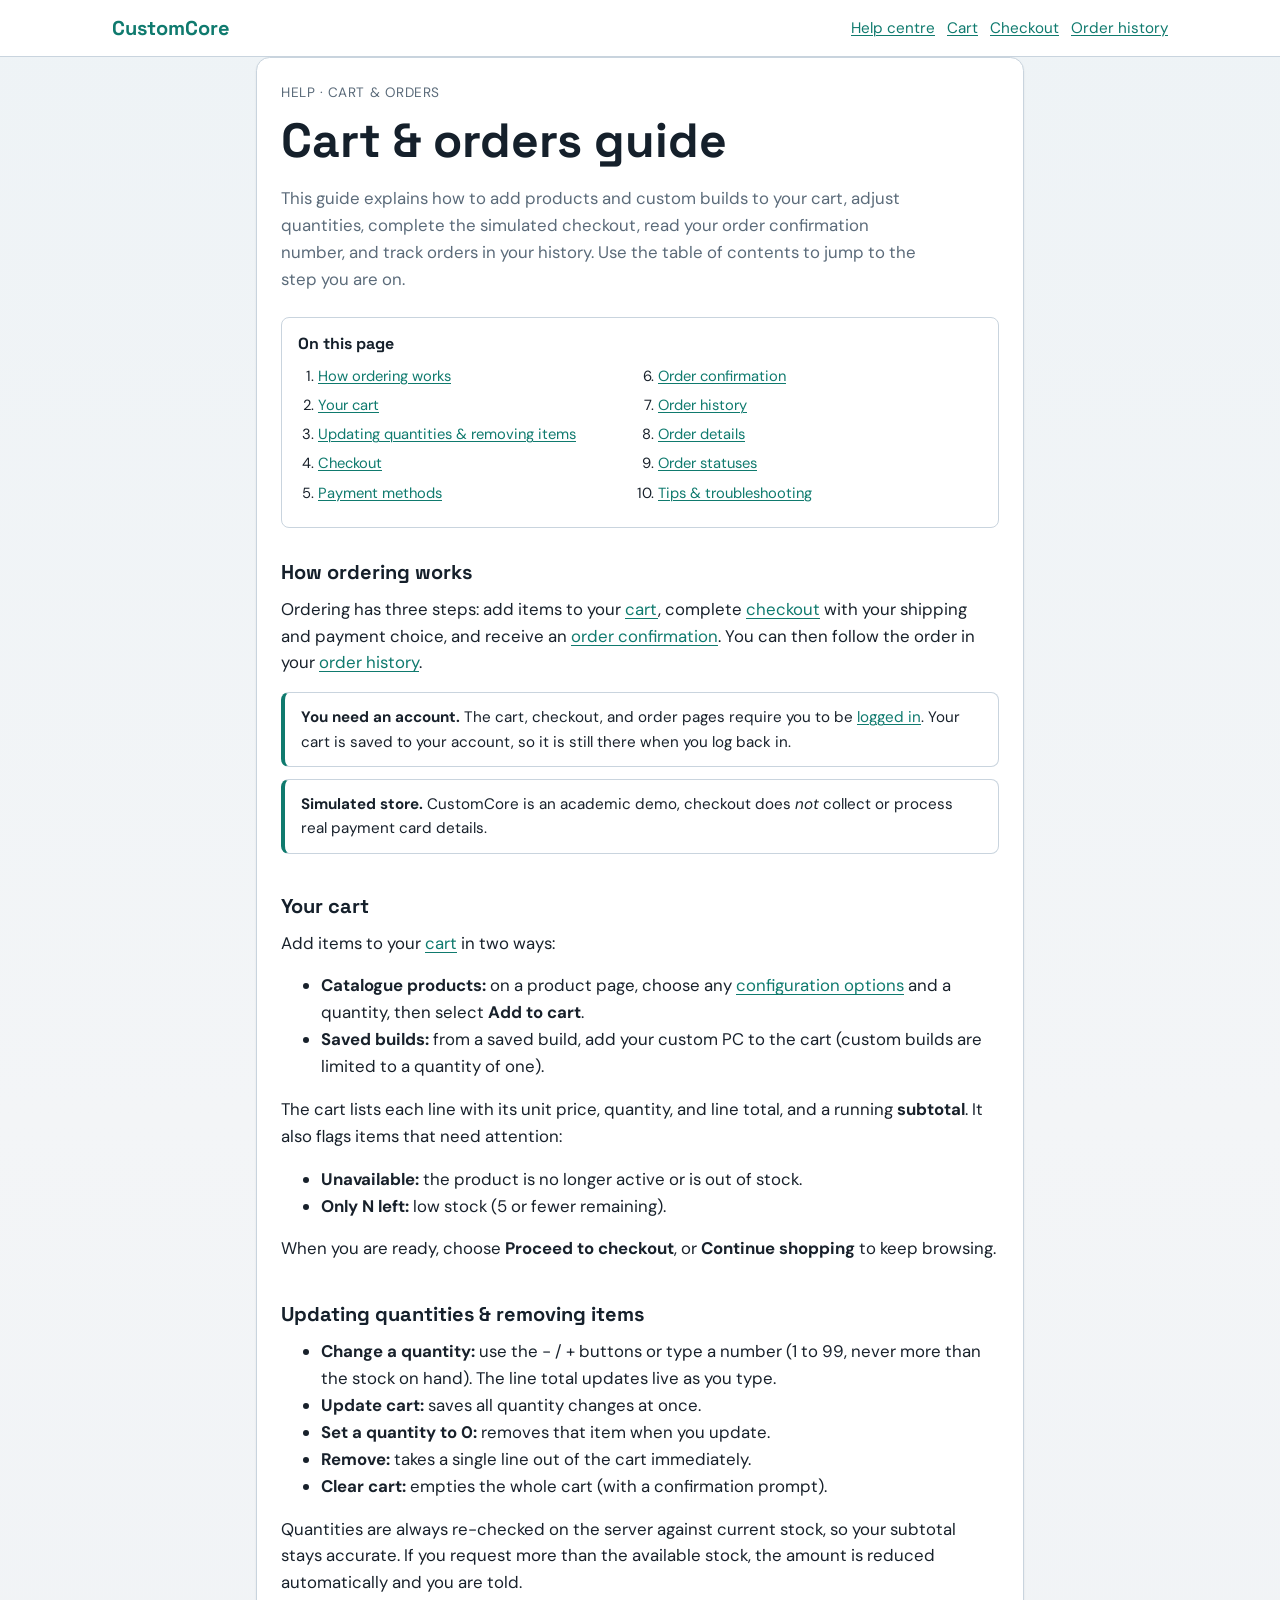
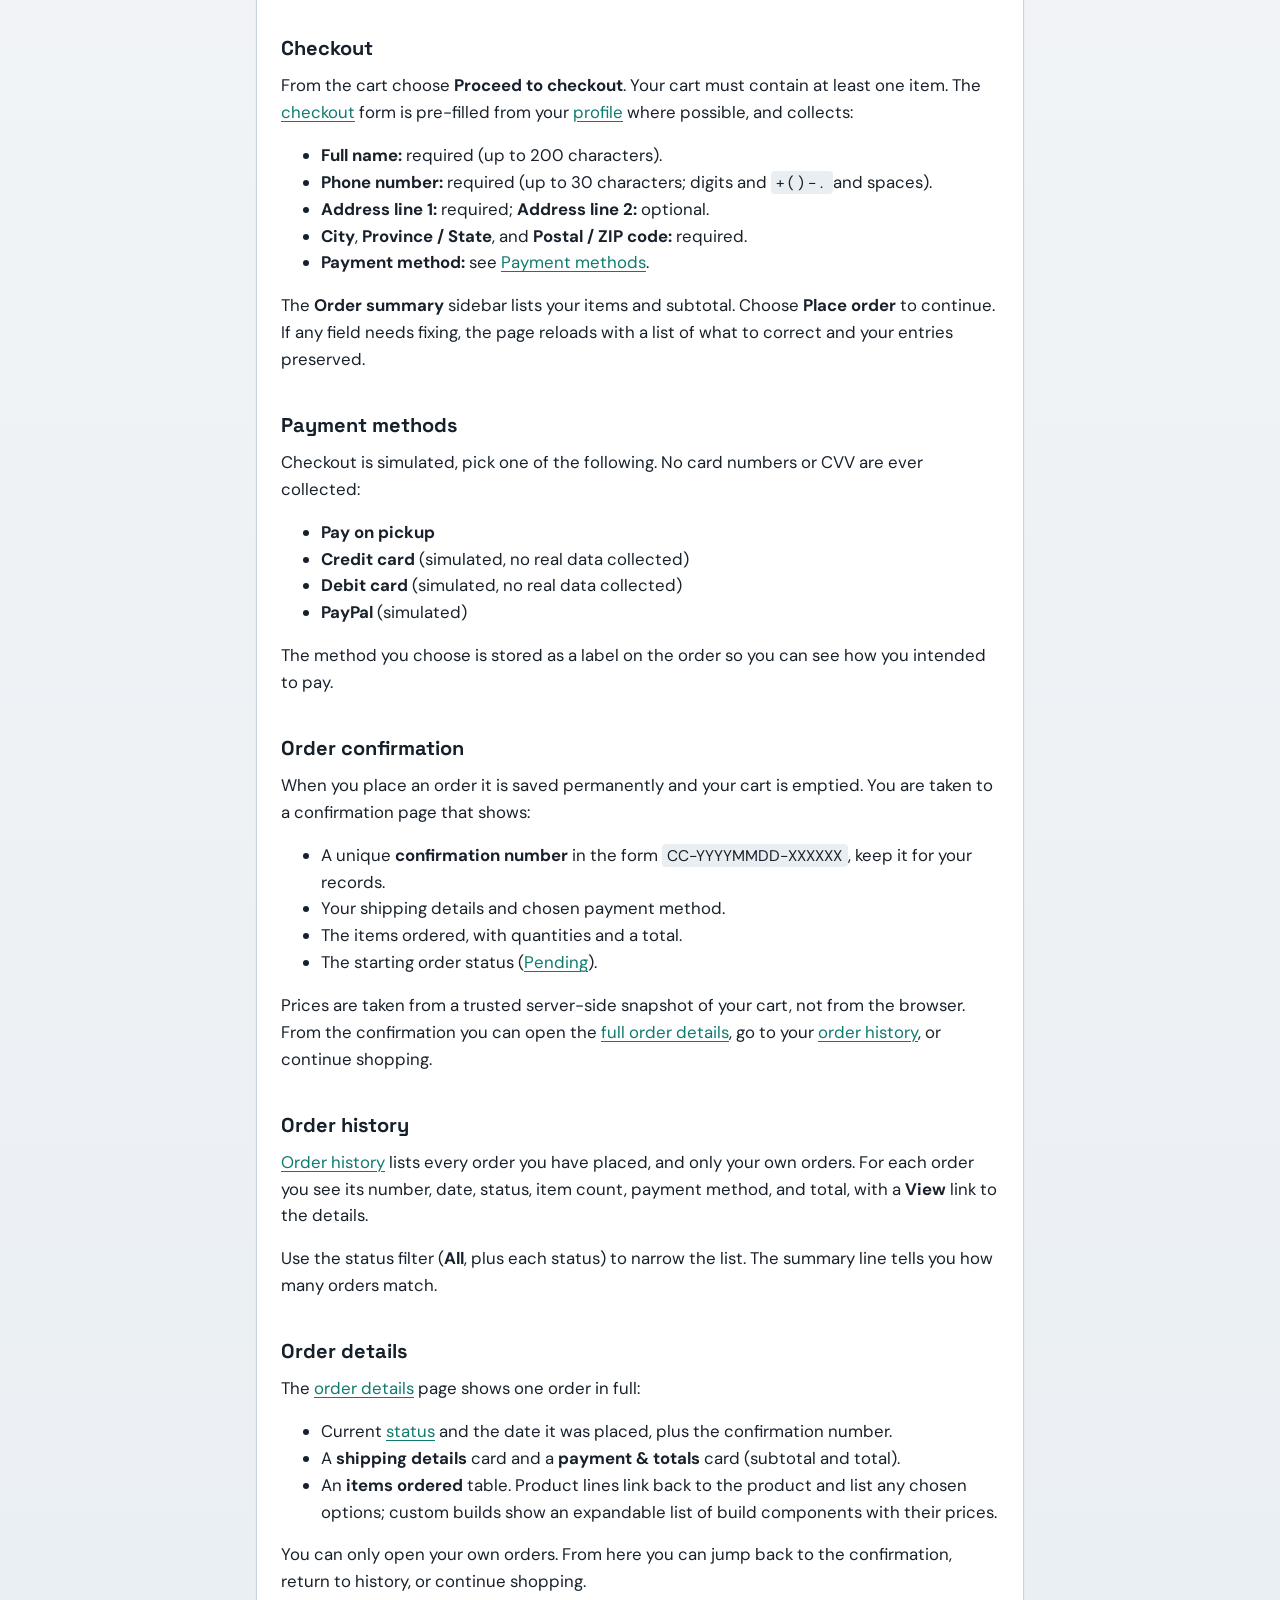
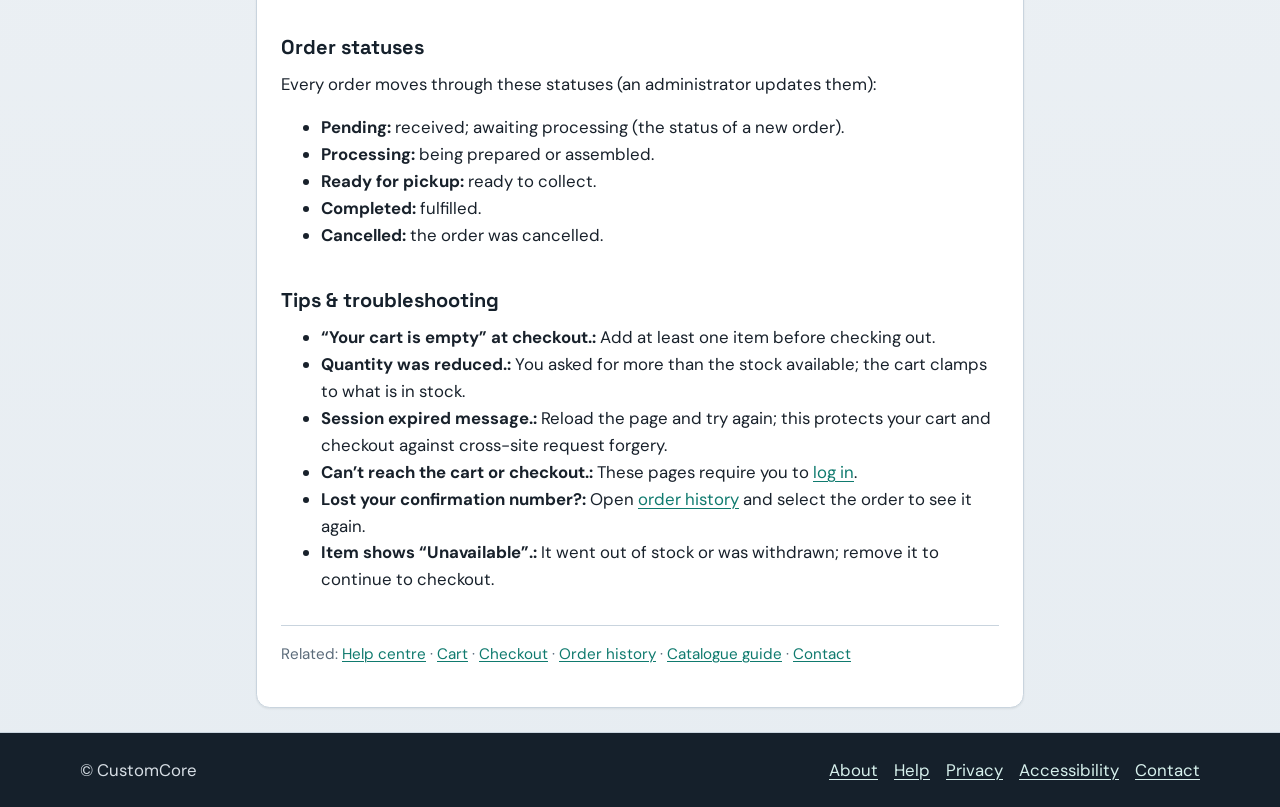
<file: help/orders.html>
<!DOCTYPE html>
<!-- Aleksa Vucak 110139920 COMP 3340, Final Project August 5th, 2026 -->
<html lang="en">
<head>
    <meta charset="utf-8">
    <meta name="viewport" content="width=device-width, initial-scale=1">
    <title>Cart &amp; Orders Guide | CustomCore Help</title>
    <meta name="description" content="Step-by-step help for the CustomCore cart and orders: adding items, updating quantities, checkout, simulated payment, order confirmation numbers, order history, and order status.">
    <link rel="stylesheet" href="../assets/css/main.css">
</head>
<body class="help-body">
    <a class="skip-link" href="#help-main">Skip to main content</a>

    <header class="help-site-header" role="banner">
        <div class="help-site-header__inner">
            <a class="help-site-header__brand" href="../index.php">CustomCore</a>
            <nav class="help-site-header__nav" aria-label="Help">
                <a href="index.html">Help centre</a>
                <a href="../cart.php">Cart</a>
                <a href="../checkout.php">Checkout</a>
                <a href="../order-history.php">Order history</a>
            </nav>
        </div>
    </header>

    <main id="help-main" class="content-section help-page">
        <header class="help-page__header">
            <p class="help-page__eyebrow">Help · Cart &amp; orders</p>
            <h1>Cart &amp; orders guide</h1>
            <p class="help-page__intro">
                This guide explains how to add products and custom builds to your cart, adjust
                quantities, complete the simulated checkout, read your order confirmation number,
                and track orders in your history. Use the table of contents to jump to the step
                you are on.
            </p>
        </header>

        <nav class="help-toc" aria-label="On this page">
            <h2 class="help-toc__title">On this page</h2>
            <ol class="help-toc__list">
                <li><a href="#overview">How ordering works</a></li>
                <li><a href="#cart">Your cart</a></li>
                <li><a href="#quantities">Updating quantities &amp; removing items</a></li>
                <li><a href="#checkout">Checkout</a></li>
                <li><a href="#payment">Payment methods</a></li>
                <li><a href="#confirmation">Order confirmation</a></li>
                <li><a href="#history">Order history</a></li>
                <li><a href="#details">Order details</a></li>
                <li><a href="#status">Order statuses</a></li>
                <li><a href="#tips">Tips &amp; troubleshooting</a></li>
            </ol>
        </nav>

        <article class="help-article">
            <section id="overview" class="help-section">
                <h2>How ordering works</h2>
                <p>
                    Ordering has three steps: add items to your <a href="#cart">cart</a>, complete
                    <a href="#checkout">checkout</a> with your shipping and payment choice, and receive
                    an <a href="#confirmation">order confirmation</a>. You can then follow the order in
                    your <a href="#history">order history</a>.
                </p>
                <p class="help-note">
                    <strong>You need an account.</strong> The cart, checkout, and order pages require
                    you to be <a href="../login.php">logged in</a>. Your cart is saved to your account,
                    so it is still there when you log back in.
                </p>
                <p class="help-note">
                    <strong>Simulated store.</strong> CustomCore is an academic demo, checkout does
                    <em>not</em> collect or process real payment card details.
                </p>
            </section>

            <section id="cart" class="help-section">
                <h2>Your cart</h2>
                <p>
                    Add items to your <a href="../cart.php">cart</a> in two ways:
                </p>
                <ul>
                    <li><strong>Catalogue products:</strong> on a product page, choose any <a href="catalogue.html#options">configuration options</a> and a quantity, then select <strong>Add to cart</strong>.</li>
                    <li><strong>Saved builds:</strong> from a saved build, add your custom PC to the cart (custom builds are limited to a quantity of one).</li>
                </ul>
                <p>The cart lists each line with its unit price, quantity, and line total, and a running <strong>subtotal</strong>. It also flags items that need attention:</p>
                <ul>
                    <li><strong>Unavailable:</strong> the product is no longer active or is out of stock.</li>
                    <li><strong>Only N left:</strong> low stock (5 or fewer remaining).</li>
                </ul>
                <p>
                    When you are ready, choose <strong>Proceed to checkout</strong>, or
                    <strong>Continue shopping</strong> to keep browsing.
                </p>
            </section>

            <section id="quantities" class="help-section">
                <h2>Updating quantities &amp; removing items</h2>
                <ul>
                    <li><strong>Change a quantity:</strong> use the − / + buttons or type a number (1 to 99, never more than the stock on hand). The line total updates live as you type.</li>
                    <li><strong>Update cart:</strong> saves all quantity changes at once.</li>
                    <li><strong>Set a quantity to 0:</strong> removes that item when you update.</li>
                    <li><strong>Remove:</strong> takes a single line out of the cart immediately.</li>
                    <li><strong>Clear cart:</strong> empties the whole cart (with a confirmation prompt).</li>
                </ul>
                <p>
                    Quantities are always re-checked on the server against current stock, so your
                    subtotal stays accurate. If you request more than the available stock, the amount
                    is reduced automatically and you are told.
                </p>
            </section>

            <section id="checkout" class="help-section">
                <h2>Checkout</h2>
                <p>
                    From the cart choose <strong>Proceed to checkout</strong>. Your cart must contain at
                    least one item. The <a href="../checkout.php">checkout</a> form is pre-filled from
                    your <a href="../profile.php">profile</a> where possible, and collects:
                </p>
                <ul>
                    <li><strong>Full name:</strong> required (up to 200 characters).</li>
                    <li><strong>Phone number:</strong> required (up to 30 characters; digits and <code>+ ( ) - . </code> and spaces).</li>
                    <li><strong>Address line 1:</strong> required; <strong>Address line 2:</strong> optional.</li>
                    <li><strong>City</strong>, <strong>Province / State</strong>, and <strong>Postal / ZIP code:</strong> required.</li>
                    <li><strong>Payment method:</strong> see <a href="#payment">Payment methods</a>.</li>
                </ul>
                <p>
                    The <strong>Order summary</strong> sidebar lists your items and subtotal. Choose
                    <strong>Place order</strong> to continue. If any field needs fixing, the page
                    reloads with a list of what to correct and your entries preserved.
                </p>
            </section>

            <section id="payment" class="help-section">
                <h2>Payment methods</h2>
                <p>Checkout is simulated, pick one of the following. No card numbers or CVV are ever collected:</p>
                <ul>
                    <li><strong>Pay on pickup</strong></li>
                    <li><strong>Credit card</strong> (simulated, no real data collected)</li>
                    <li><strong>Debit card</strong> (simulated, no real data collected)</li>
                    <li><strong>PayPal</strong> (simulated)</li>
                </ul>
                <p>The method you choose is stored as a label on the order so you can see how you intended to pay.</p>
            </section>

            <section id="confirmation" class="help-section">
                <h2>Order confirmation</h2>
                <p>
                    When you place an order it is saved permanently and your cart is emptied. You are
                    taken to a confirmation page that shows:
                </p>
                <ul>
                    <li>A unique <strong>confirmation number</strong> in the form <code>CC-YYYYMMDD-XXXXXX</code>, keep it for your records.</li>
                    <li>Your shipping details and chosen payment method.</li>
                    <li>The items ordered, with quantities and a total.</li>
                    <li>The starting order status (<a href="#status">Pending</a>).</li>
                </ul>
                <p>
                    Prices are taken from a trusted server-side snapshot of your cart, not from the
                    browser. From the confirmation you can open the <a href="#details">full order
                    details</a>, go to your <a href="#history">order history</a>, or continue shopping.
                </p>
            </section>

            <section id="history" class="help-section">
                <h2>Order history</h2>
                <p>
                    <a href="../order-history.php">Order history</a> lists every order you have placed, 
                    and only your own orders. For each order you see its number, date, status, item
                    count, payment method, and total, with a <strong>View</strong> link to the details.
                </p>
                <p>
                    Use the status filter (<strong>All</strong>, plus each status) to narrow the list.
                    The summary line tells you how many orders match.
                </p>
            </section>

            <section id="details" class="help-section">
                <h2>Order details</h2>
                <p>
                    The <a href="../order-history.php">order details</a> page shows one order in full:
                </p>
                <ul>
                    <li>Current <a href="#status">status</a> and the date it was placed, plus the confirmation number.</li>
                    <li>A <strong>shipping details</strong> card and a <strong>payment &amp; totals</strong> card (subtotal and total).</li>
                    <li>An <strong>items ordered</strong> table. Product lines link back to the product and list any chosen options; custom builds show an expandable list of build components with their prices.</li>
                </ul>
                <p>
                    You can only open your own orders. From here you can jump back to the confirmation,
                    return to history, or continue shopping.
                </p>
            </section>

            <section id="status" class="help-section">
                <h2>Order statuses</h2>
                <p>Every order moves through these statuses (an administrator updates them):</p>
                <ul>
                    <li><strong>Pending:</strong> received; awaiting processing (the status of a new order).</li>
                    <li><strong>Processing:</strong> being prepared or assembled.</li>
                    <li><strong>Ready for pickup:</strong> ready to collect.</li>
                    <li><strong>Completed:</strong> fulfilled.</li>
                    <li><strong>Cancelled:</strong> the order was cancelled.</li>
                </ul>
            </section>

            <section id="tips" class="help-section">
                <h2>Tips &amp; troubleshooting</h2>
                <ul>
                    <li><strong>“Your cart is empty” at checkout.:</strong> Add at least one item before checking out.</li>
                    <li><strong>Quantity was reduced.:</strong> You asked for more than the stock available; the cart clamps to what is in stock.</li>
                    <li><strong>Session expired message.:</strong> Reload the page and try again; this protects your cart and checkout against cross-site request forgery.</li>
                    <li><strong>Can’t reach the cart or checkout.:</strong> These pages require you to <a href="../login.php">log in</a>.</li>
                    <li><strong>Lost your confirmation number?:</strong> Open <a href="#history">order history</a> and select the order to see it again.</li>
                    <li><strong>Item shows “Unavailable”.:</strong> It went out of stock or was withdrawn; remove it to continue to checkout.</li>
                </ul>
            </section>
        </article>

        <footer class="help-page__footer">
            <p>
                Related:
                <a href="index.html">Help centre</a> ·
                <a href="../cart.php">Cart</a> ·
                <a href="../checkout.php">Checkout</a> ·
                <a href="../order-history.php">Order history</a> ·
                <a href="catalogue.html">Catalogue guide</a> ·
                <a href="../contact.php">Contact</a>
            </p>
        </footer>
    </main>

    <footer class="site-footer" role="contentinfo">
        <div class="site-footer__inner">
            <p class="site-footer__brand">&copy; CustomCore</p>
            <ul class="site-footer__links">
                <li><a href="../about.php">About</a></li>
                <li><a href="index.html">Help</a></li>
                <li><a href="../privacy.php">Privacy</a></li>
                <li><a href="../accessibility.php">Accessibility</a></li>
                <li><a href="../contact.php">Contact</a></li>
            </ul>
        </div>
    </footer>
</body>
</html>
</file>
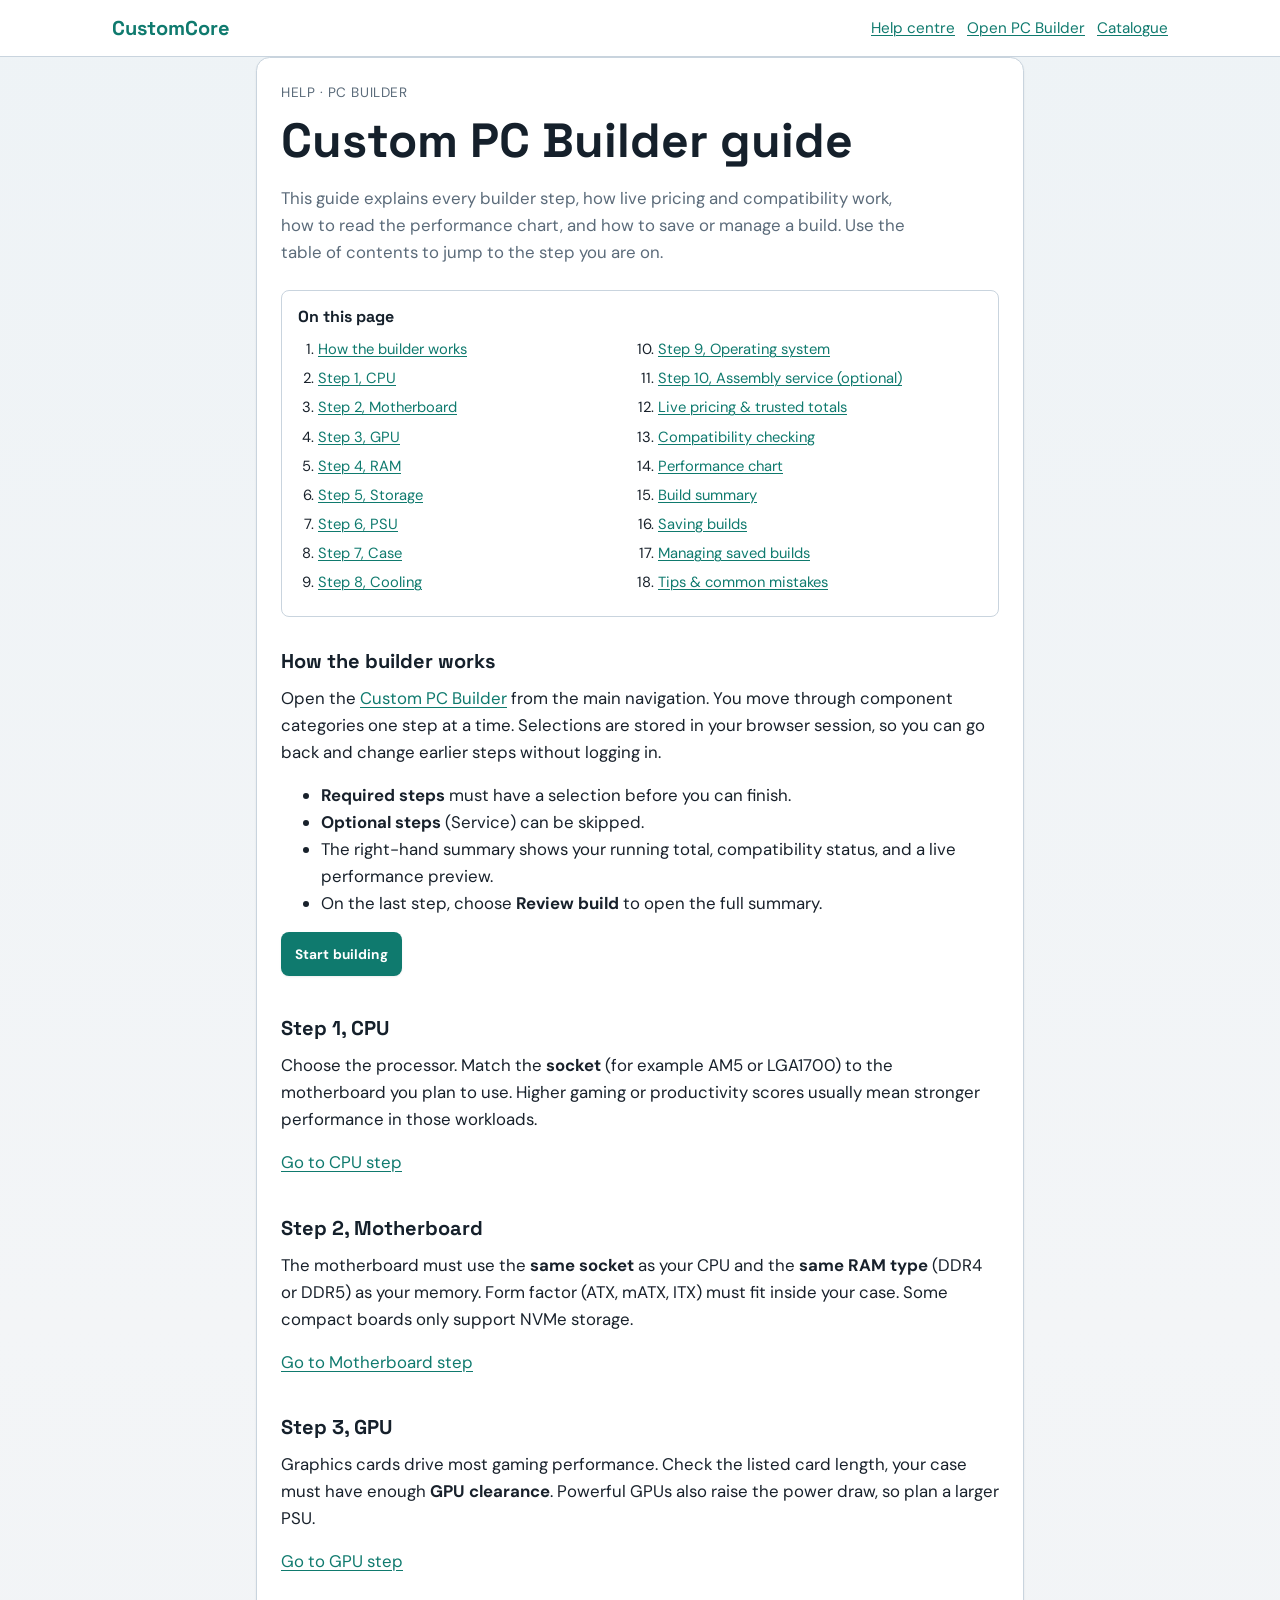
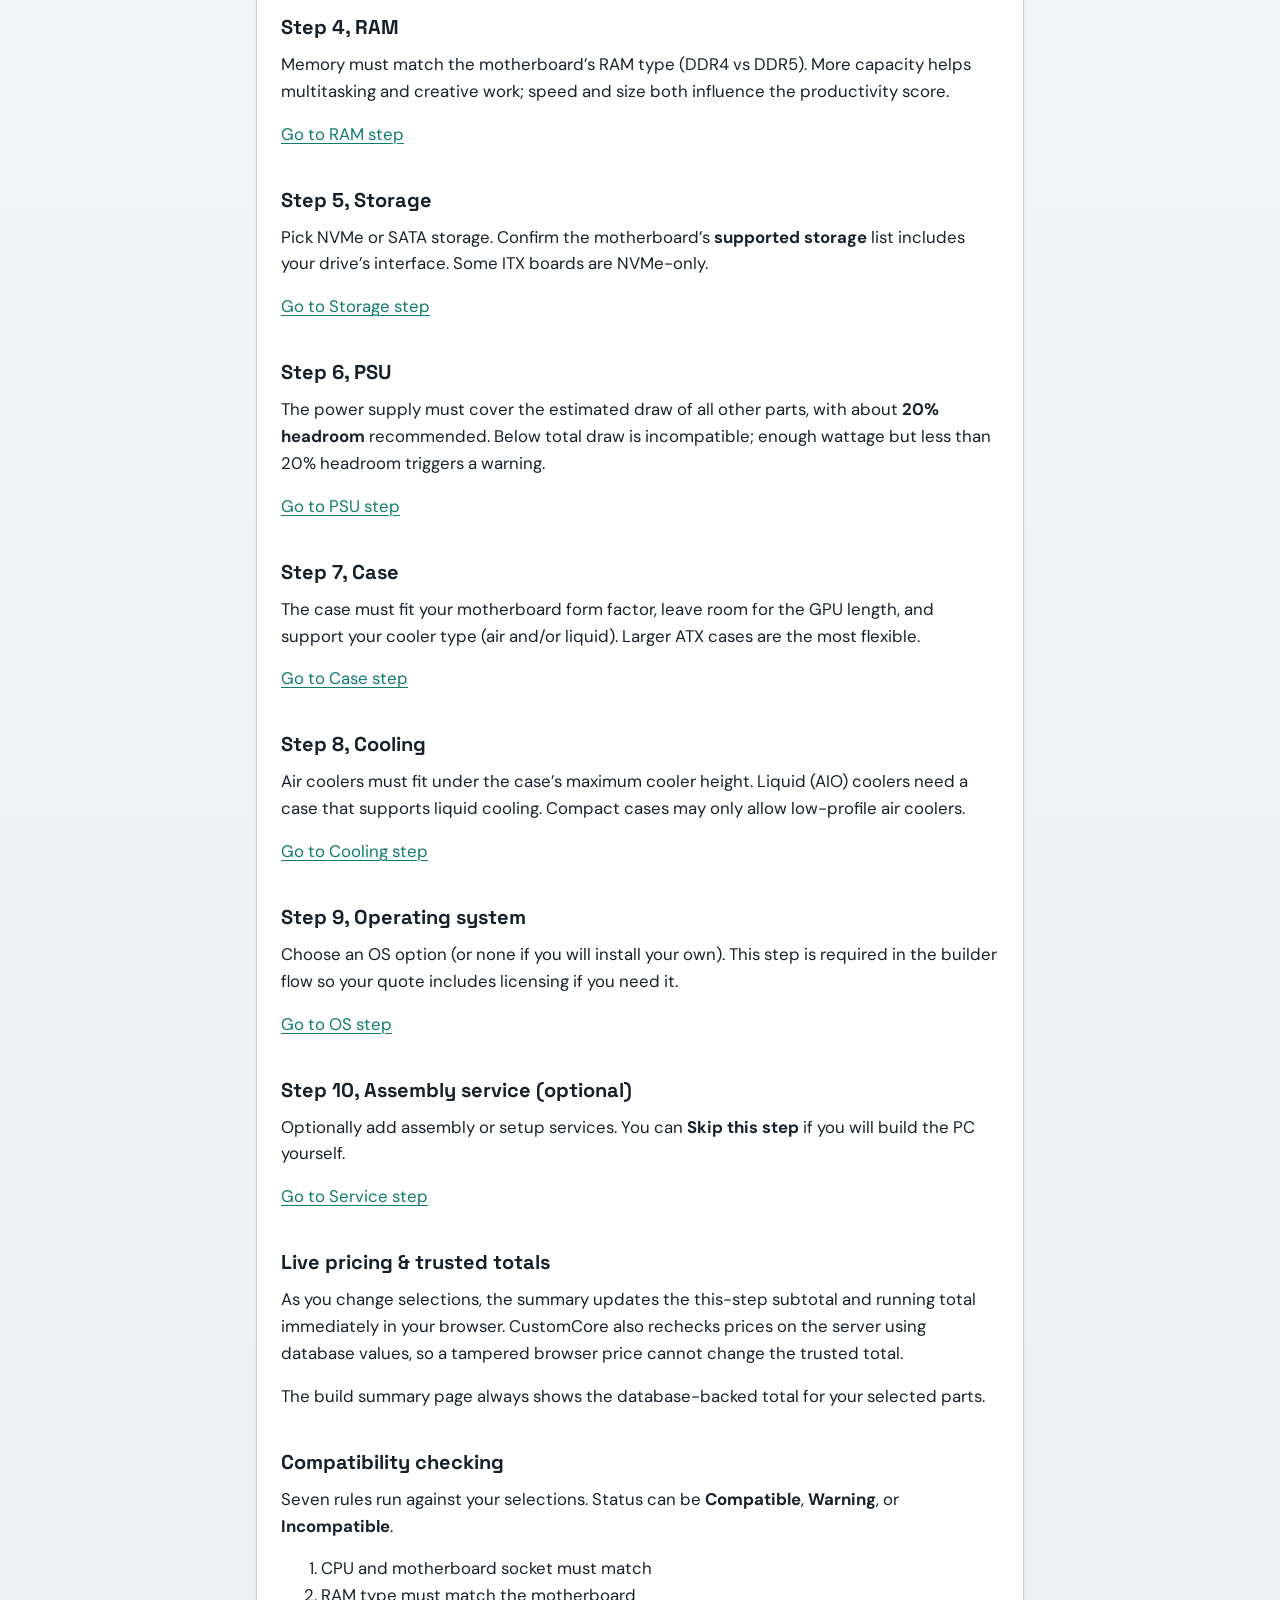
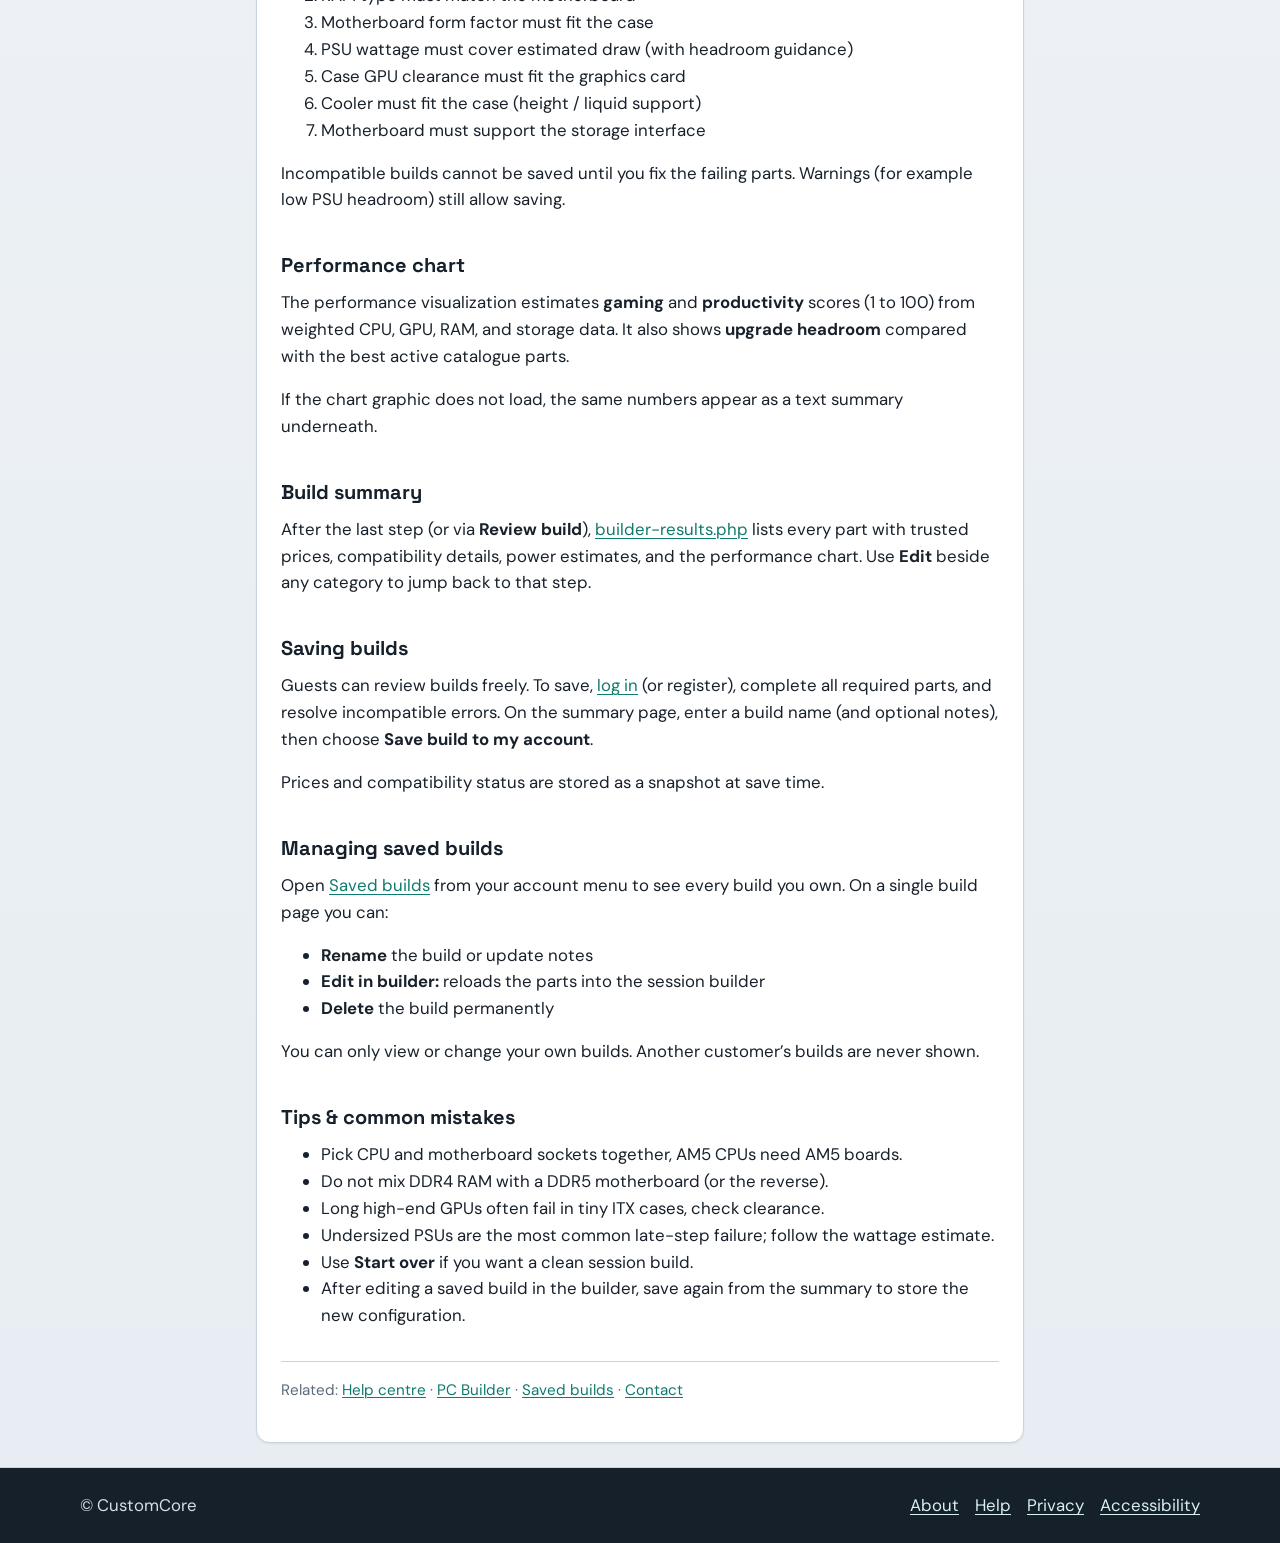
<file: help/pc-builder.html>
<!DOCTYPE html>
<!-- Aleksa Vucak 110139920 COMP 3340, Final Project August 5th, 2026 -->
<html lang="en">
<head>
    <meta charset="utf-8">
    <meta name="viewport" content="width=device-width, initial-scale=1">
    <title>PC Builder Guide | CustomCore Help</title>
    <meta name="description" content="Step-by-step help for the CustomCore PC Builder: every component step, pricing, compatibility, performance charts, and saved builds.">
    <link rel="stylesheet" href="../assets/css/main.css">
</head>
<body class="help-body">
    <a class="skip-link" href="#help-main">Skip to main content</a>

    <header class="help-site-header" role="banner">
        <div class="help-site-header__inner">
            <a class="help-site-header__brand" href="../index.php">CustomCore</a>
            <nav class="help-site-header__nav" aria-label="Help">
                <a href="index.html">Help centre</a>
                <a href="../builder.php">Open PC Builder</a>
                <a href="../catalogue.php">Catalogue</a>
            </nav>
        </div>
    </header>

    <main id="help-main" class="content-section help-page">
        <header class="help-page__header">
            <p class="help-page__eyebrow">Help · PC Builder</p>
            <h1>Custom PC Builder guide</h1>
            <p class="help-page__intro">
                This guide explains every builder step, how live pricing and compatibility work,
                how to read the performance chart, and how to save or manage a build.
                Use the table of contents to jump to the step you are on.
            </p>
        </header>

        <nav class="help-toc" aria-label="On this page">
            <h2 class="help-toc__title">On this page</h2>
            <ol class="help-toc__list">
                <li><a href="#overview">How the builder works</a></li>
                <li><a href="#step-cpu">Step 1, CPU</a></li>
                <li><a href="#step-motherboard">Step 2, Motherboard</a></li>
                <li><a href="#step-gpu">Step 3, GPU</a></li>
                <li><a href="#step-ram">Step 4, RAM</a></li>
                <li><a href="#step-storage">Step 5, Storage</a></li>
                <li><a href="#step-psu">Step 6, PSU</a></li>
                <li><a href="#step-case">Step 7, Case</a></li>
                <li><a href="#step-cooling">Step 8, Cooling</a></li>
                <li><a href="#step-os">Step 9, Operating system</a></li>
                <li><a href="#step-service">Step 10, Assembly service (optional)</a></li>
                <li><a href="#pricing">Live pricing &amp; trusted totals</a></li>
                <li><a href="#compatibility">Compatibility checking</a></li>
                <li><a href="#performance">Performance chart</a></li>
                <li><a href="#summary">Build summary</a></li>
                <li><a href="#saved-builds">Saving builds</a></li>
                <li><a href="#manage-builds">Managing saved builds</a></li>
                <li><a href="#tips">Tips &amp; common mistakes</a></li>
            </ol>
        </nav>

        <article class="help-article">
            <section id="overview" class="help-section">
                <h2>How the builder works</h2>
                <p>
                    Open the <a href="../builder.php">Custom PC Builder</a> from the main navigation.
                    You move through component categories one step at a time. Selections are stored
                    in your browser session, so you can go back and change earlier steps without
                    logging in.
                </p>
                <ul>
                    <li><strong>Required steps</strong> must have a selection before you can finish.</li>
                    <li><strong>Optional steps</strong> (Service) can be skipped.</li>
                    <li>The right-hand summary shows your running total, compatibility status, and a live performance preview.</li>
                    <li>On the last step, choose <strong>Review build</strong> to open the full summary.</li>
                </ul>
                <p>
                    <a class="button button--sm" href="../builder.php">Start building</a>
                </p>
            </section>

            <section id="step-cpu" class="help-section">
                <h2>Step 1, CPU</h2>
                <p>
                    Choose the processor. Match the <strong>socket</strong> (for example AM5 or LGA1700)
                    to the motherboard you plan to use. Higher gaming or productivity scores usually
                    mean stronger performance in those workloads.
                </p>
                <p><a href="../builder.php?step=1">Go to CPU step</a></p>
            </section>

            <section id="step-motherboard" class="help-section">
                <h2>Step 2, Motherboard</h2>
                <p>
                    The motherboard must use the <strong>same socket</strong> as your CPU and the
                    <strong>same RAM type</strong> (DDR4 or DDR5) as your memory. Form factor
                    (ATX, mATX, ITX) must fit inside your case. Some compact boards only support NVMe storage.
                </p>
                <p><a href="../builder.php?step=2">Go to Motherboard step</a></p>
            </section>

            <section id="step-gpu" class="help-section">
                <h2>Step 3, GPU</h2>
                <p>
                    Graphics cards drive most gaming performance. Check the listed card length, 
                    your case must have enough <strong>GPU clearance</strong>. Powerful GPUs also
                    raise the power draw, so plan a larger PSU.
                </p>
                <p><a href="../builder.php?step=3">Go to GPU step</a></p>
            </section>

            <section id="step-ram" class="help-section">
                <h2>Step 4, RAM</h2>
                <p>
                    Memory must match the motherboard’s RAM type (DDR4 vs DDR5). More capacity helps
                    multitasking and creative work; speed and size both influence the productivity score.
                </p>
                <p><a href="../builder.php?step=4">Go to RAM step</a></p>
            </section>

            <section id="step-storage" class="help-section">
                <h2>Step 5, Storage</h2>
                <p>
                    Pick NVMe or SATA storage. Confirm the motherboard’s
                    <strong>supported storage</strong> list includes your drive’s interface.
                    Some ITX boards are NVMe-only.
                </p>
                <p><a href="../builder.php?step=5">Go to Storage step</a></p>
            </section>

            <section id="step-psu" class="help-section">
                <h2>Step 6, PSU</h2>
                <p>
                    The power supply must cover the estimated draw of all other parts, with about
                    <strong>20% headroom</strong> recommended. Below total draw is incompatible;
                    enough wattage but less than 20% headroom triggers a warning.
                </p>
                <p><a href="../builder.php?step=6">Go to PSU step</a></p>
            </section>

            <section id="step-case" class="help-section">
                <h2>Step 7, Case</h2>
                <p>
                    The case must fit your motherboard form factor, leave room for the GPU length,
                    and support your cooler type (air and/or liquid). Larger ATX cases are the most flexible.
                </p>
                <p><a href="../builder.php?step=7">Go to Case step</a></p>
            </section>

            <section id="step-cooling" class="help-section">
                <h2>Step 8, Cooling</h2>
                <p>
                    Air coolers must fit under the case’s maximum cooler height. Liquid (AIO) coolers
                    need a case that supports liquid cooling. Compact cases may only allow low-profile air coolers.
                </p>
                <p><a href="../builder.php?step=8">Go to Cooling step</a></p>
            </section>

            <section id="step-os" class="help-section">
                <h2>Step 9, Operating system</h2>
                <p>
                    Choose an OS option (or none if you will install your own). This step is required
                    in the builder flow so your quote includes licensing if you need it.
                </p>
                <p><a href="../builder.php?step=9">Go to OS step</a></p>
            </section>

            <section id="step-service" class="help-section">
                <h2>Step 10, Assembly service (optional)</h2>
                <p>
                    Optionally add assembly or setup services. You can
                    <strong>Skip this step</strong> if you will build the PC yourself.
                </p>
                <p><a href="../builder.php?step=10">Go to Service step</a></p>
            </section>

            <section id="pricing" class="help-section">
                <h2>Live pricing &amp; trusted totals</h2>
                <p>
                    As you change selections, the summary updates the this-step subtotal and running total
                    immediately in your browser. CustomCore also rechecks prices on the server using
                    database values, so a tampered browser price cannot change the trusted total.
                </p>
                <p>
                    The build summary page always shows the database-backed total for your selected parts.
                </p>
            </section>

            <section id="compatibility" class="help-section">
                <h2>Compatibility checking</h2>
                <p>
                    Seven rules run against your selections. Status can be
                    <strong>Compatible</strong>, <strong>Warning</strong>, or <strong>Incompatible</strong>.
                </p>
                <ol>
                    <li>CPU and motherboard socket must match</li>
                    <li>RAM type must match the motherboard</li>
                    <li>Motherboard form factor must fit the case</li>
                    <li>PSU wattage must cover estimated draw (with headroom guidance)</li>
                    <li>Case GPU clearance must fit the graphics card</li>
                    <li>Cooler must fit the case (height / liquid support)</li>
                    <li>Motherboard must support the storage interface</li>
                </ol>
                <p>
                    Incompatible builds cannot be saved until you fix the failing parts.
                    Warnings (for example low PSU headroom) still allow saving.
                </p>
            </section>

            <section id="performance" class="help-section">
                <h2>Performance chart</h2>
                <p>
                    The performance visualization estimates <strong>gaming</strong> and
                    <strong>productivity</strong> scores (1 to 100) from weighted CPU, GPU, RAM, and storage data.
                    It also shows <strong>upgrade headroom</strong> compared with the best active catalogue parts.
                </p>
                <p>
                    If the chart graphic does not load, the same numbers appear as a text summary underneath.
                </p>
            </section>

            <section id="summary" class="help-section">
                <h2>Build summary</h2>
                <p>
                    After the last step (or via <strong>Review build</strong>),
                    <a href="../builder-results.php">builder-results.php</a> lists every part with
                    trusted prices, compatibility details, power estimates, and the performance chart.
                    Use <strong>Edit</strong> beside any category to jump back to that step.
                </p>
            </section>

            <section id="saved-builds" class="help-section">
                <h2>Saving builds</h2>
                <p>
                    Guests can review builds freely. To save, <a href="../login.php">log in</a>
                    (or register), complete all required parts, and resolve incompatible errors.
                    On the summary page, enter a build name (and optional notes), then choose
                    <strong>Save build to my account</strong>.
                </p>
                <p>
                    Prices and compatibility status are stored as a snapshot at save time.
                </p>
            </section>

            <section id="manage-builds" class="help-section">
                <h2>Managing saved builds</h2>
                <p>
                    Open <a href="../saved-builds.php">Saved builds</a> from your account menu to see every build you own.
                    On a single build page you can:
                </p>
                <ul>
                    <li><strong>Rename</strong> the build or update notes</li>
                    <li><strong>Edit in builder:</strong> reloads the parts into the session builder</li>
                    <li><strong>Delete</strong> the build permanently</li>
                </ul>
                <p>
                    You can only view or change your own builds. Another customer’s builds are never shown.
                </p>
            </section>

            <section id="tips" class="help-section">
                <h2>Tips &amp; common mistakes</h2>
                <ul>
                    <li>Pick CPU and motherboard sockets together, AM5 CPUs need AM5 boards.</li>
                    <li>Do not mix DDR4 RAM with a DDR5 motherboard (or the reverse).</li>
                    <li>Long high-end GPUs often fail in tiny ITX cases, check clearance.</li>
                    <li>Undersized PSUs are the most common late-step failure; follow the wattage estimate.</li>
                    <li>Use <strong>Start over</strong> if you want a clean session build.</li>
                    <li>After editing a saved build in the builder, save again from the summary to store the new configuration.</li>
                </ul>
            </section>
        </article>

        <footer class="help-page__footer">
            <p>
                Related:
                <a href="index.html">Help centre</a> ·
                <a href="../builder.php">PC Builder</a> ·
                <a href="../saved-builds.php">Saved builds</a> ·
                <a href="../contact.php">Contact</a>
            </p>
        </footer>
    </main>

    <footer class="site-footer" role="contentinfo">
        <div class="site-footer__inner">
            <p class="site-footer__brand">&copy; CustomCore</p>
            <ul class="site-footer__links">
                <li><a href="../about.php">About</a></li>
                <li><a href="index.html">Help</a></li>
                <li><a href="../privacy.php">Privacy</a></li>
                <li><a href="../accessibility.php">Accessibility</a></li>
            </ul>
        </div>
    </footer>
</body>
</html>
</file>
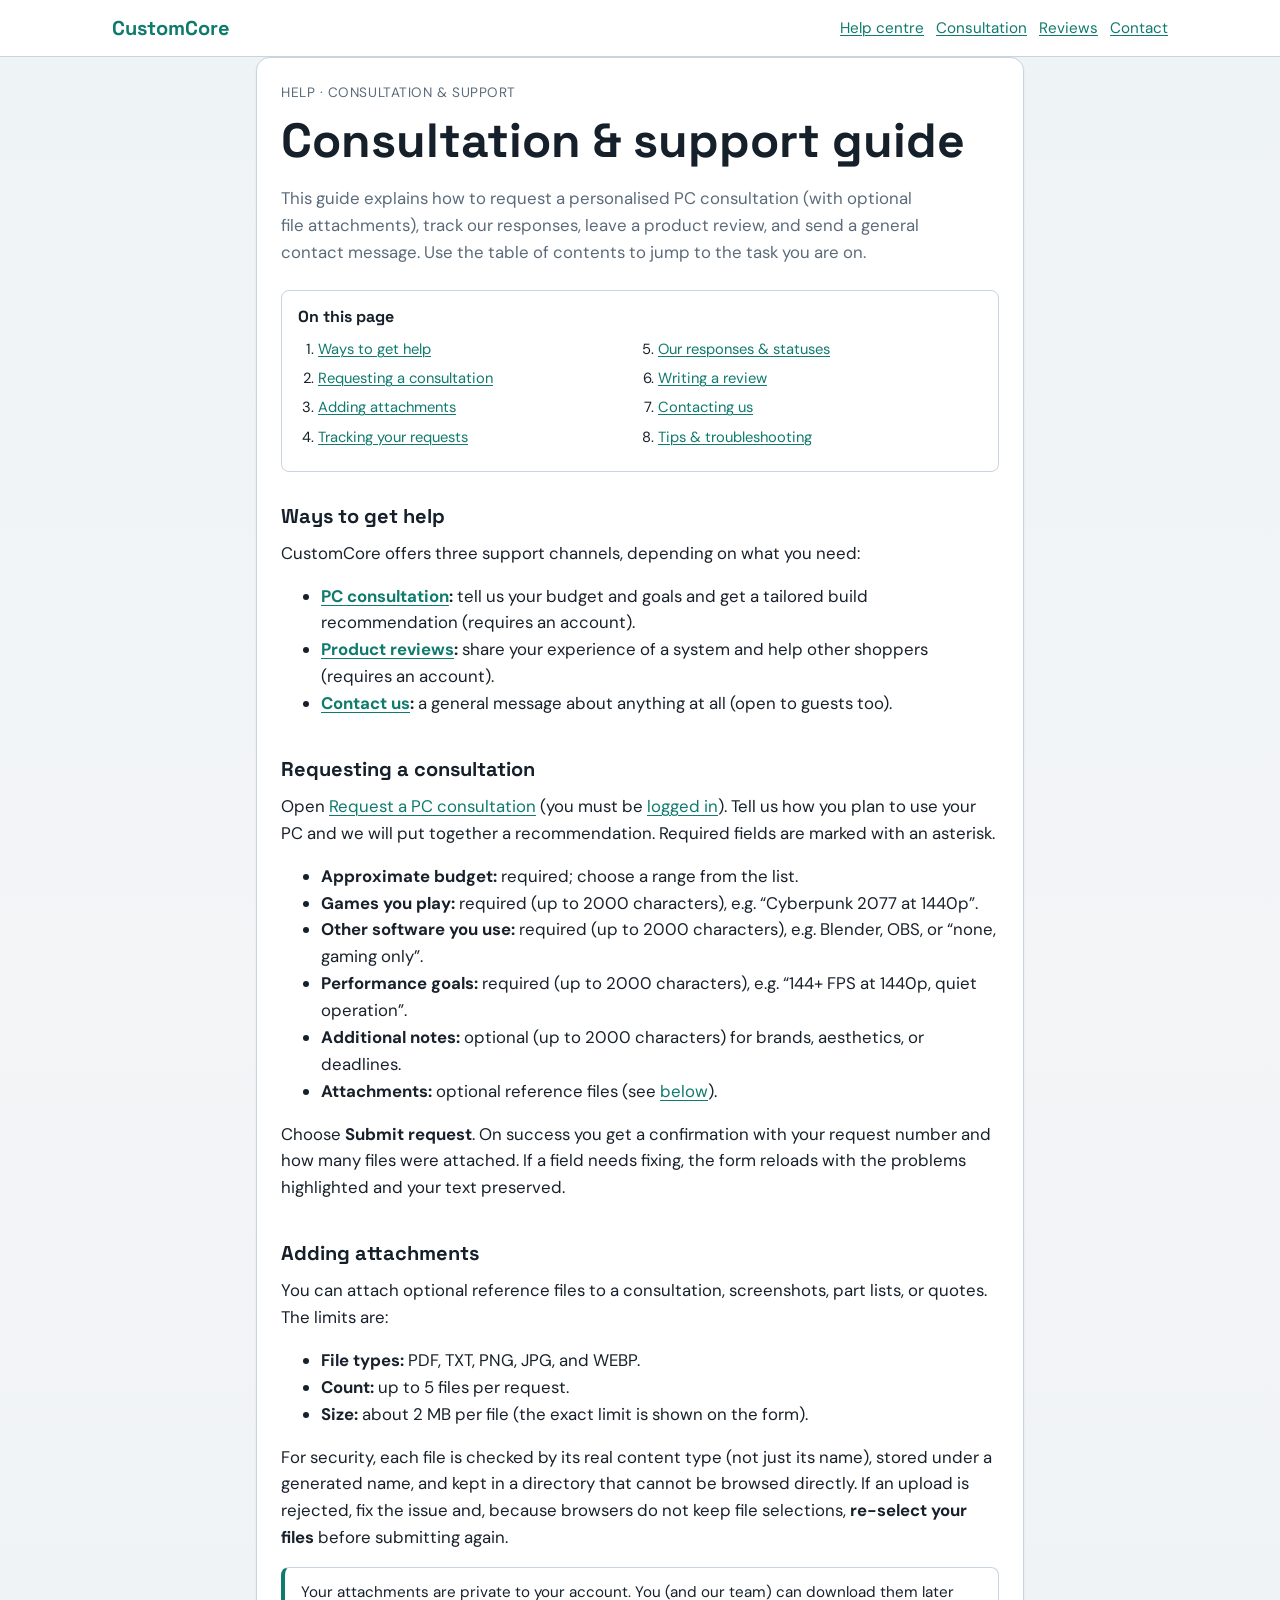
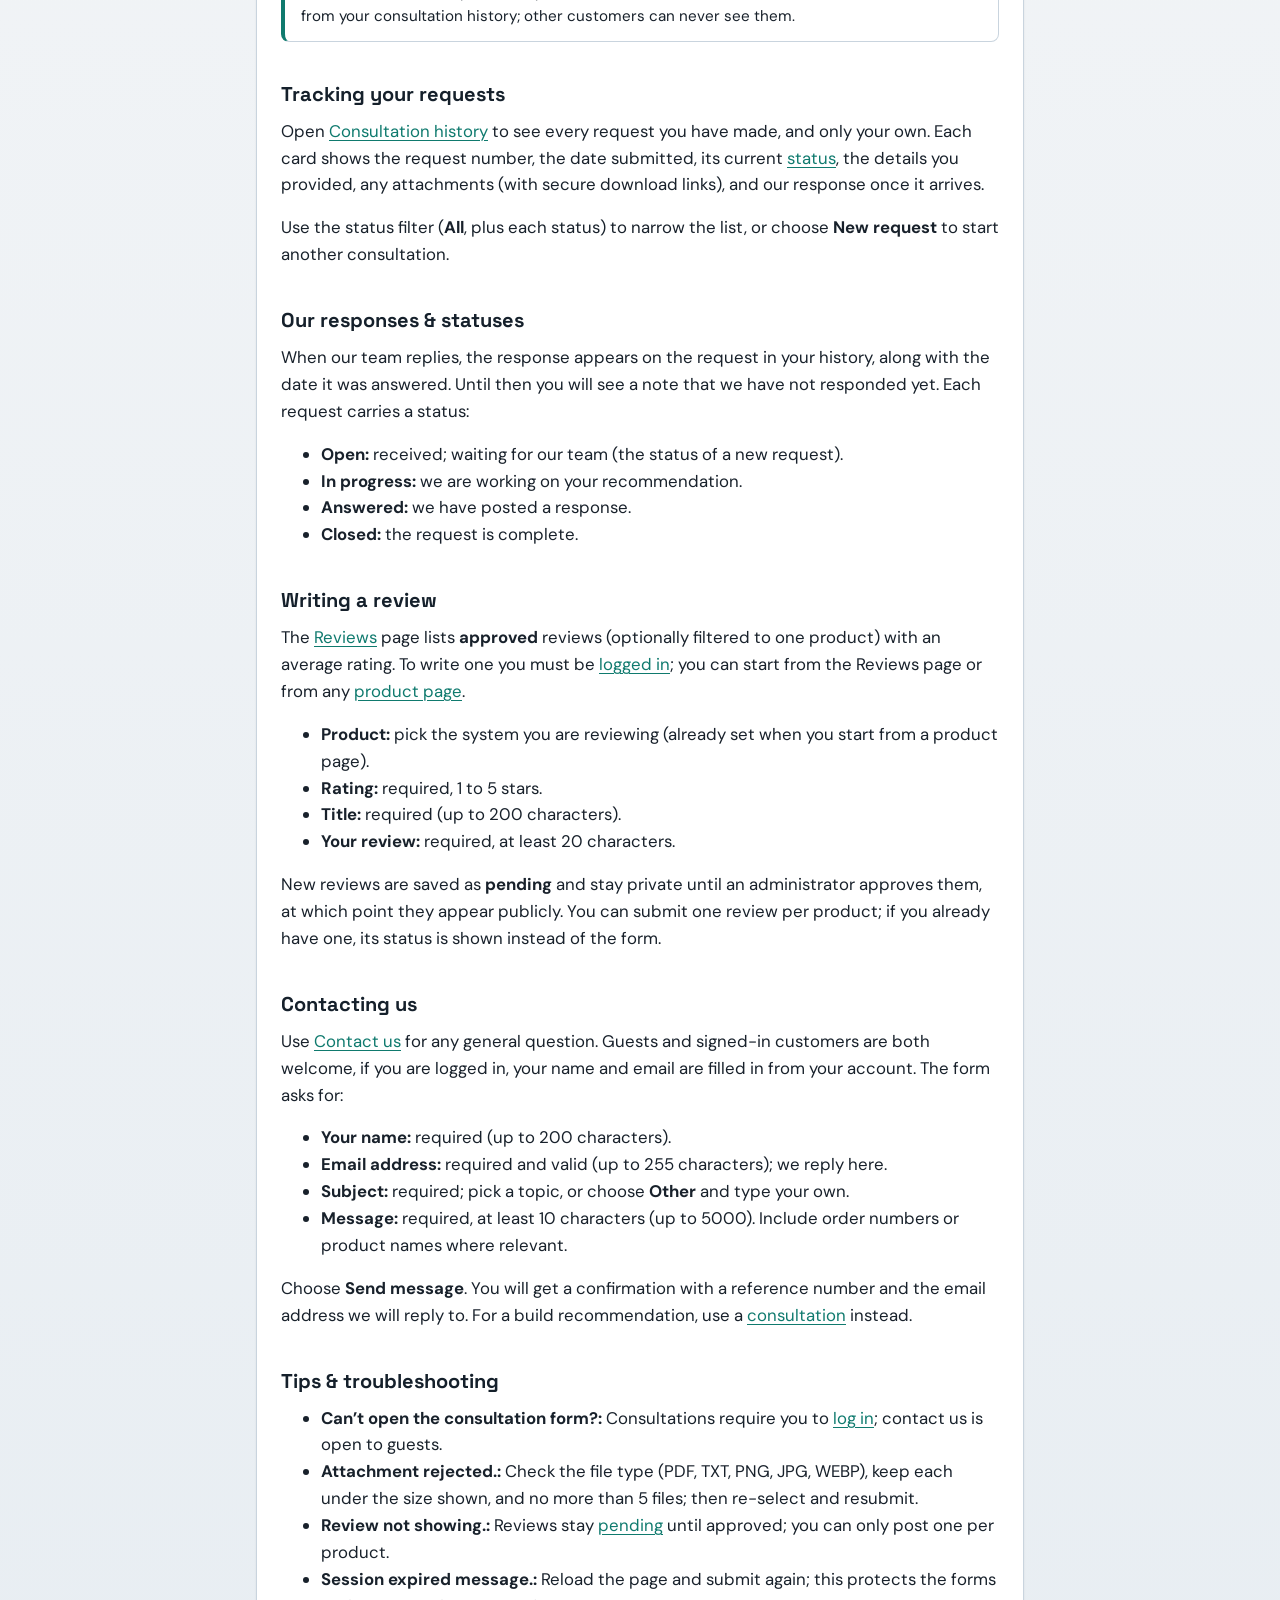
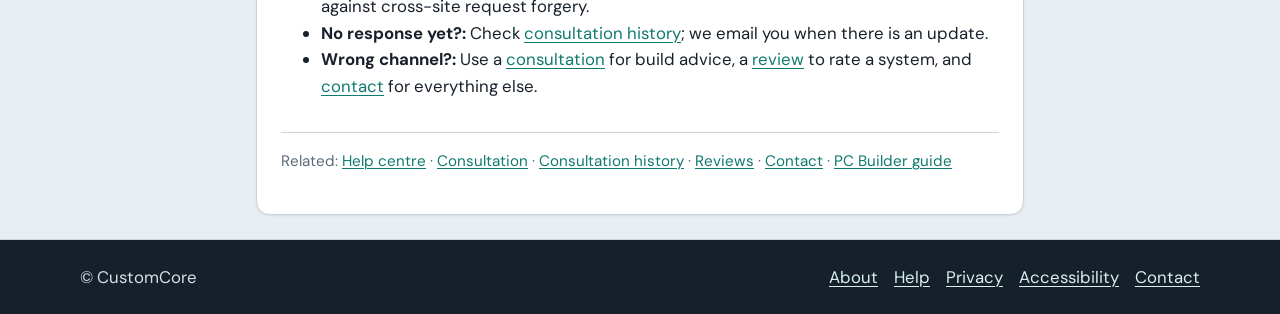
<file: help/support.html>
<!DOCTYPE html>
<!-- Aleksa Vucak 110139920 COMP 3340, Final Project August 5th, 2026 -->
<html lang="en">
<head>
    <meta charset="utf-8">
    <meta name="viewport" content="width=device-width, initial-scale=1">
    <title>Consultation &amp; Support Guide | CustomCore Help</title>
    <meta name="description" content="Step-by-step help for CustomCore support: requesting a PC consultation, attaching files, tracking responses, writing product reviews, and contacting the team.">
    <link rel="stylesheet" href="../assets/css/main.css">
</head>
<body class="help-body">
    <a class="skip-link" href="#help-main">Skip to main content</a>

    <header class="help-site-header" role="banner">
        <div class="help-site-header__inner">
            <a class="help-site-header__brand" href="../index.php">CustomCore</a>
            <nav class="help-site-header__nav" aria-label="Help">
                <a href="index.html">Help centre</a>
                <a href="../consultation.php">Consultation</a>
                <a href="../reviews.php">Reviews</a>
                <a href="../contact.php">Contact</a>
            </nav>
        </div>
    </header>

    <main id="help-main" class="content-section help-page">
        <header class="help-page__header">
            <p class="help-page__eyebrow">Help · Consultation &amp; support</p>
            <h1>Consultation &amp; support guide</h1>
            <p class="help-page__intro">
                This guide explains how to request a personalised PC consultation (with optional file
                attachments), track our responses, leave a product review, and send a general contact
                message. Use the table of contents to jump to the task you are on.
            </p>
        </header>

        <nav class="help-toc" aria-label="On this page">
            <h2 class="help-toc__title">On this page</h2>
            <ol class="help-toc__list">
                <li><a href="#overview">Ways to get help</a></li>
                <li><a href="#consultation">Requesting a consultation</a></li>
                <li><a href="#attachments">Adding attachments</a></li>
                <li><a href="#history">Tracking your requests</a></li>
                <li><a href="#responses">Our responses &amp; statuses</a></li>
                <li><a href="#reviews">Writing a review</a></li>
                <li><a href="#contact">Contacting us</a></li>
                <li><a href="#tips">Tips &amp; troubleshooting</a></li>
            </ol>
        </nav>

        <article class="help-article">
            <section id="overview" class="help-section">
                <h2>Ways to get help</h2>
                <p>CustomCore offers three support channels, depending on what you need:</p>
                <ul>
                    <li><strong><a href="#consultation">PC consultation</a>:</strong> tell us your budget and goals and get a tailored build recommendation (requires an account).</li>
                    <li><strong><a href="#reviews">Product reviews</a>:</strong> share your experience of a system and help other shoppers (requires an account).</li>
                    <li><strong><a href="#contact">Contact us</a>:</strong> a general message about anything at all (open to guests too).</li>
                </ul>
            </section>

            <section id="consultation" class="help-section">
                <h2>Requesting a consultation</h2>
                <p>
                    Open <a href="../consultation.php">Request a PC consultation</a> (you must be
                    <a href="../login.php">logged in</a>). Tell us how you plan to use your PC and we
                    will put together a recommendation. Required fields are marked with an asterisk.
                </p>
                <ul>
                    <li><strong>Approximate budget:</strong> required; choose a range from the list.</li>
                    <li><strong>Games you play:</strong> required (up to 2000 characters), e.g. “Cyberpunk 2077 at 1440p”.</li>
                    <li><strong>Other software you use:</strong> required (up to 2000 characters), e.g. Blender, OBS, or “none, gaming only”.</li>
                    <li><strong>Performance goals:</strong> required (up to 2000 characters), e.g. “144+ FPS at 1440p, quiet operation”.</li>
                    <li><strong>Additional notes:</strong> optional (up to 2000 characters) for brands, aesthetics, or deadlines.</li>
                    <li><strong>Attachments:</strong> optional reference files (see <a href="#attachments">below</a>).</li>
                </ul>
                <p>
                    Choose <strong>Submit request</strong>. On success you get a confirmation with your
                    request number and how many files were attached. If a field needs fixing, the form
                    reloads with the problems highlighted and your text preserved.
                </p>
            </section>

            <section id="attachments" class="help-section">
                <h2>Adding attachments</h2>
                <p>
                    You can attach optional reference files to a consultation, screenshots, part lists,
                    or quotes. The limits are:
                </p>
                <ul>
                    <li><strong>File types:</strong> PDF, TXT, PNG, JPG, and WEBP.</li>
                    <li><strong>Count:</strong> up to 5 files per request.</li>
                    <li><strong>Size:</strong> about 2 MB per file (the exact limit is shown on the form).</li>
                </ul>
                <p>
                    For security, each file is checked by its real content type (not just its name),
                    stored under a generated name, and kept in a directory that cannot be browsed
                    directly. If an upload is rejected, fix the issue and, because browsers do not keep
                    file selections, <strong>re-select your files</strong> before submitting again.
                </p>
                <p class="help-note">
                    Your attachments are private to your account. You (and our team) can download them
                    later from your consultation history; other customers can never see them.
                </p>
            </section>

            <section id="history" class="help-section">
                <h2>Tracking your requests</h2>
                <p>
                    Open <a href="../consultation-history.php">Consultation history</a> to see every
                    request you have made, and only your own. Each card shows the request number, the
                    date submitted, its current <a href="#responses">status</a>, the details you
                    provided, any attachments (with secure download links), and our response once it
                    arrives.
                </p>
                <p>
                    Use the status filter (<strong>All</strong>, plus each status) to narrow the list,
                    or choose <strong>New request</strong> to start another consultation.
                </p>
            </section>

            <section id="responses" class="help-section">
                <h2>Our responses &amp; statuses</h2>
                <p>
                    When our team replies, the response appears on the request in your history, along
                    with the date it was answered. Until then you will see a note that we have not
                    responded yet. Each request carries a status:
                </p>
                <ul>
                    <li><strong>Open:</strong> received; waiting for our team (the status of a new request).</li>
                    <li><strong>In progress:</strong> we are working on your recommendation.</li>
                    <li><strong>Answered:</strong> we have posted a response.</li>
                    <li><strong>Closed:</strong> the request is complete.</li>
                </ul>
            </section>

            <section id="reviews" class="help-section">
                <h2>Writing a review</h2>
                <p>
                    The <a href="../reviews.php">Reviews</a> page lists <strong>approved</strong>
                    reviews (optionally filtered to one product) with an average rating. To write one
                    you must be <a href="../login.php">logged in</a>; you can start from the Reviews
                    page or from any <a href="catalogue.html#reviews">product page</a>.
                </p>
                <ul>
                    <li><strong>Product:</strong> pick the system you are reviewing (already set when you start from a product page).</li>
                    <li><strong>Rating:</strong> required, 1 to 5 stars.</li>
                    <li><strong>Title:</strong> required (up to 200 characters).</li>
                    <li><strong>Your review:</strong> required, at least 20 characters.</li>
                </ul>
                <p>
                    New reviews are saved as <strong>pending</strong> and stay private until an
                    administrator approves them, at which point they appear publicly. You can submit one
                    review per product; if you already have one, its status is shown instead of the form.
                </p>
            </section>

            <section id="contact" class="help-section">
                <h2>Contacting us</h2>
                <p>
                    Use <a href="../contact.php">Contact us</a> for any general question. Guests and
                    signed-in customers are both welcome, if you are logged in, your name and email are
                    filled in from your account. The form asks for:
                </p>
                <ul>
                    <li><strong>Your name:</strong> required (up to 200 characters).</li>
                    <li><strong>Email address:</strong> required and valid (up to 255 characters); we reply here.</li>
                    <li><strong>Subject:</strong> required; pick a topic, or choose <strong>Other</strong> and type your own.</li>
                    <li><strong>Message:</strong> required, at least 10 characters (up to 5000). Include order numbers or product names where relevant.</li>
                </ul>
                <p>
                    Choose <strong>Send message</strong>. You will get a confirmation with a reference
                    number and the email address we will reply to. For a build recommendation, use a
                    <a href="#consultation">consultation</a> instead.
                </p>
            </section>

            <section id="tips" class="help-section">
                <h2>Tips &amp; troubleshooting</h2>
                <ul>
                    <li><strong>Can’t open the consultation form?:</strong> Consultations require you to <a href="../login.php">log in</a>; contact us is open to guests.</li>
                    <li><strong>Attachment rejected.:</strong> Check the file type (PDF, TXT, PNG, JPG, WEBP), keep each under the size shown, and no more than 5 files; then re-select and resubmit.</li>
                    <li><strong>Review not showing.:</strong> Reviews stay <a href="#responses">pending</a> until approved; you can only post one per product.</li>
                    <li><strong>Session expired message.:</strong> Reload the page and submit again; this protects the forms against cross-site request forgery.</li>
                    <li><strong>No response yet?:</strong> Check <a href="#history">consultation history</a>; we email you when there is an update.</li>
                    <li><strong>Wrong channel?:</strong> Use a <a href="#consultation">consultation</a> for build advice, a <a href="#reviews">review</a> to rate a system, and <a href="#contact">contact</a> for everything else.</li>
                </ul>
            </section>
        </article>

        <footer class="help-page__footer">
            <p>
                Related:
                <a href="index.html">Help centre</a> ·
                <a href="../consultation.php">Consultation</a> ·
                <a href="../consultation-history.php">Consultation history</a> ·
                <a href="../reviews.php">Reviews</a> ·
                <a href="../contact.php">Contact</a> ·
                <a href="pc-builder.html">PC Builder guide</a>
            </p>
        </footer>
    </main>

    <footer class="site-footer" role="contentinfo">
        <div class="site-footer__inner">
            <p class="site-footer__brand">&copy; CustomCore</p>
            <ul class="site-footer__links">
                <li><a href="../about.php">About</a></li>
                <li><a href="index.html">Help</a></li>
                <li><a href="../privacy.php">Privacy</a></li>
                <li><a href="../accessibility.php">Accessibility</a></li>
                <li><a href="../contact.php">Contact</a></li>
            </ul>
        </div>
    </footer>
</body>
</html>
</file>
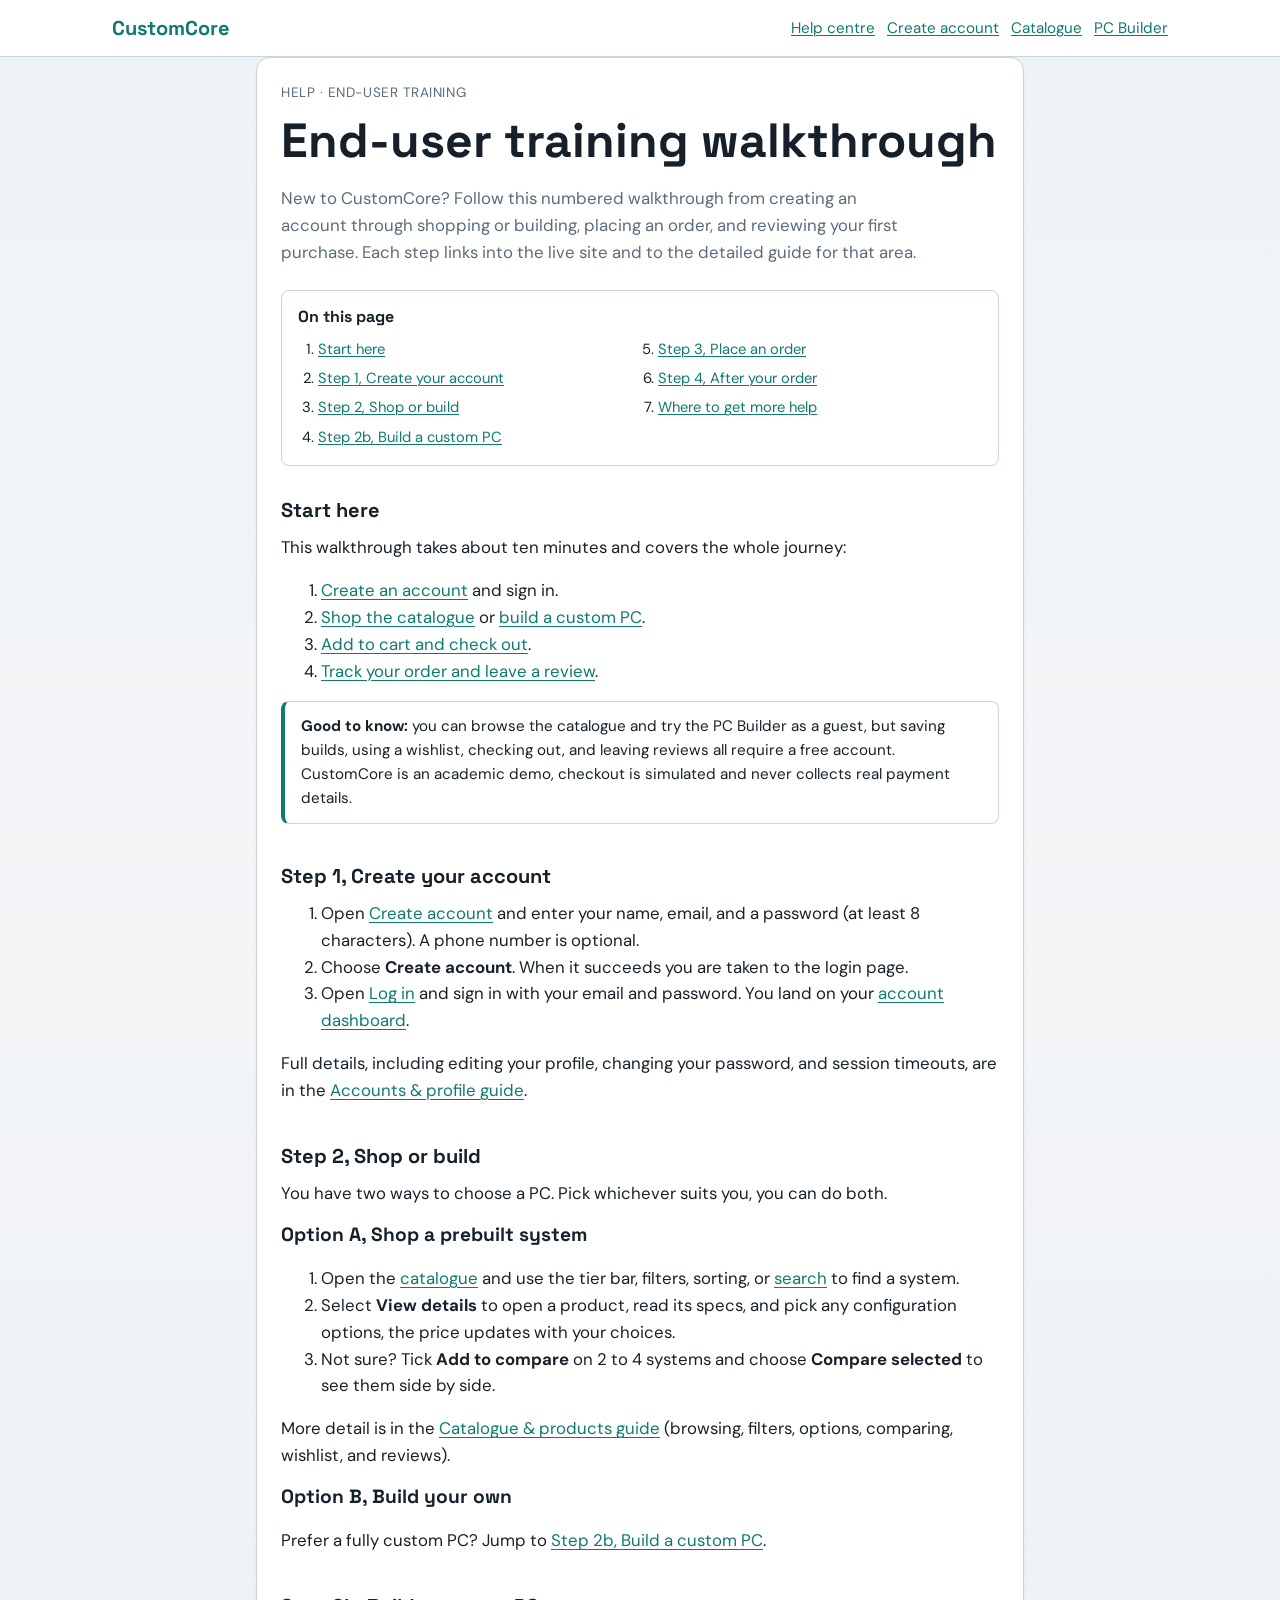
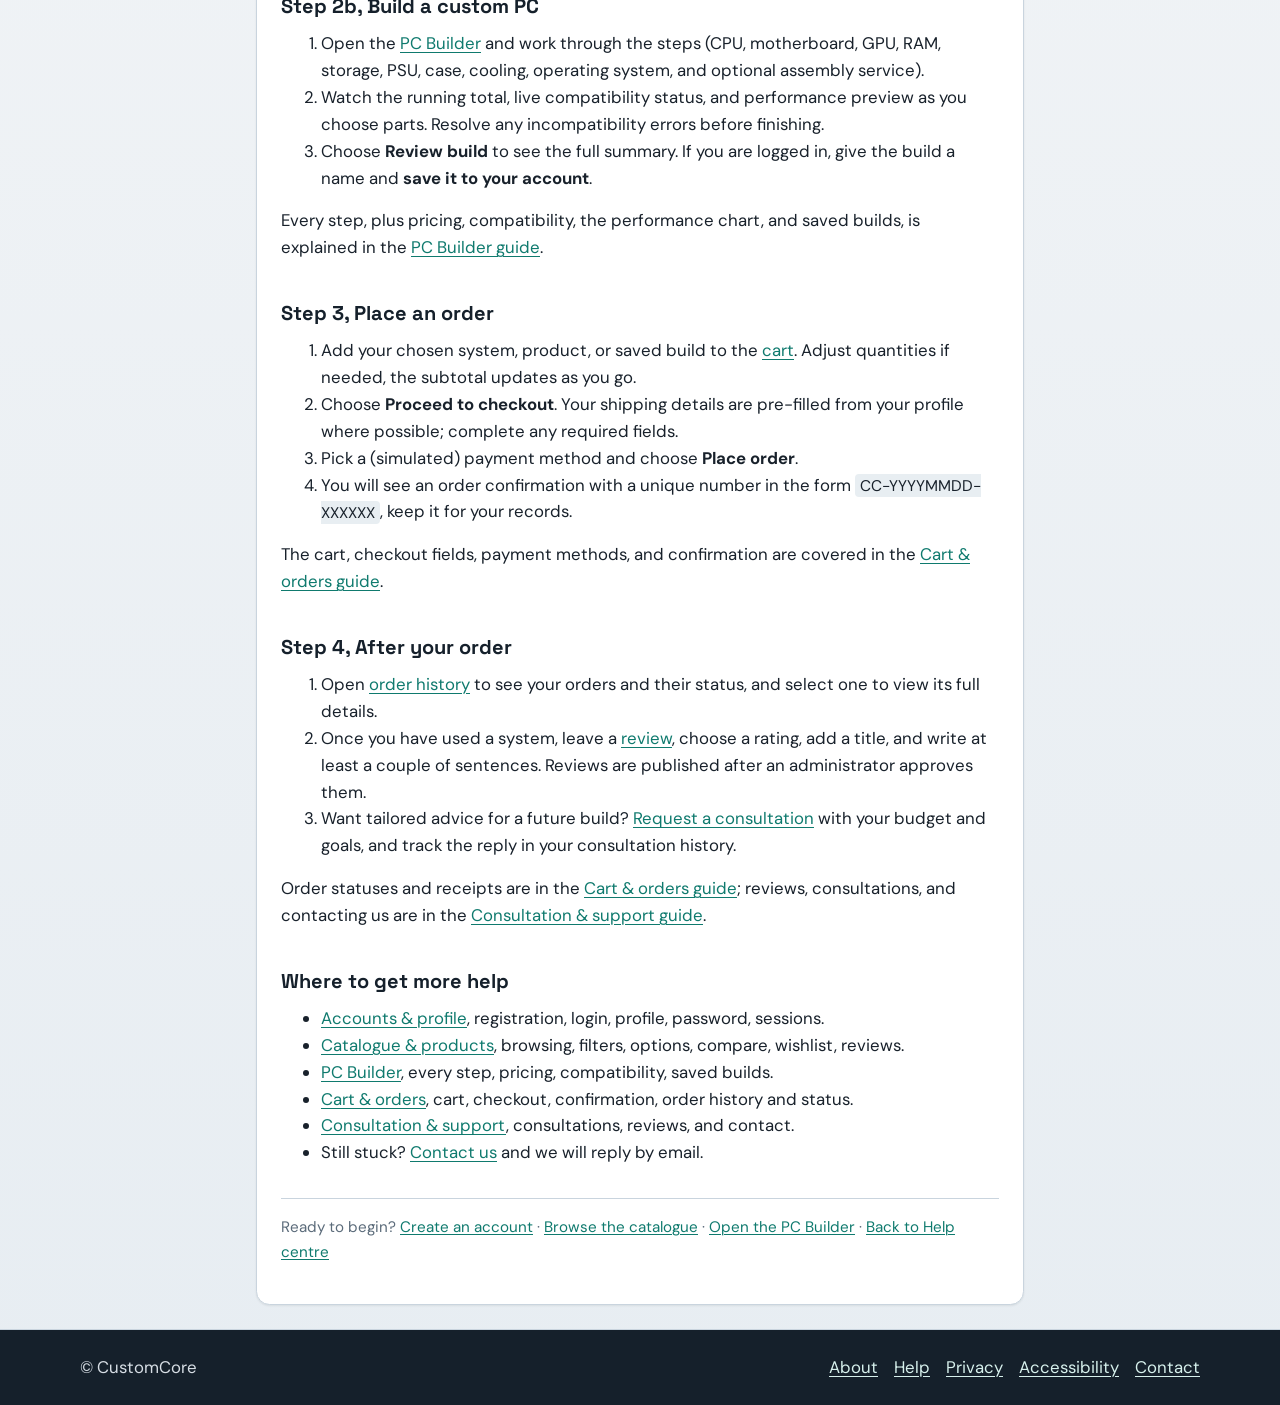
<file: help/training.html>
<!DOCTYPE html>
<!-- Aleksa Vucak 110139920 COMP 3340, Final Project August 5th, 2026 -->
<html lang="en">
<head>
    <meta charset="utf-8">
    <meta name="viewport" content="width=device-width, initial-scale=1">
    <title>End-User Training Walkthrough | CustomCore Help</title>
    <meta name="description" content="A numbered CustomCore walkthrough for new users: create an account, shop the catalogue or build a custom PC, place an order, and review your first purchase.">
    <link rel="stylesheet" href="../assets/css/main.css">
</head>
<body class="help-body">
    <a class="skip-link" href="#help-main">Skip to main content</a>

    <header class="help-site-header" role="banner">
        <div class="help-site-header__inner">
            <a class="help-site-header__brand" href="../index.php">CustomCore</a>
            <nav class="help-site-header__nav" aria-label="Help">
                <a href="index.html">Help centre</a>
                <a href="../register.php">Create account</a>
                <a href="../catalogue.php">Catalogue</a>
                <a href="../builder.php">PC Builder</a>
            </nav>
        </div>
    </header>

    <main id="help-main" class="content-section help-page">
        <header class="help-page__header">
            <p class="help-page__eyebrow">Help · End-user training</p>
            <h1>End-user training walkthrough</h1>
            <p class="help-page__intro">
                New to CustomCore? Follow this numbered walkthrough from creating an account through
                shopping or building, placing an order, and reviewing your first purchase. Each step
                links into the live site and to the detailed guide for that area.
            </p>
        </header>

        <nav class="help-toc" aria-label="On this page">
            <h2 class="help-toc__title">On this page</h2>
            <ol class="help-toc__list">
                <li><a href="#start">Start here</a></li>
                <li><a href="#account">Step 1, Create your account</a></li>
                <li><a href="#shop">Step 2, Shop or build</a></li>
                <li><a href="#build">Step 2b, Build a custom PC</a></li>
                <li><a href="#order">Step 3, Place an order</a></li>
                <li><a href="#review">Step 4, After your order</a></li>
                <li><a href="#help">Where to get more help</a></li>
            </ol>
        </nav>

        <article class="help-article">
            <section id="start" class="help-section">
                <h2>Start here</h2>
                <p>
                    This walkthrough takes about ten minutes and covers the whole journey:
                </p>
                <ol>
                    <li><a href="#account">Create an account</a> and sign in.</li>
                    <li><a href="#shop">Shop the catalogue</a> or <a href="#build">build a custom PC</a>.</li>
                    <li><a href="#order">Add to cart and check out</a>.</li>
                    <li><a href="#review">Track your order and leave a review</a>.</li>
                </ol>
                <p class="help-note">
                    <strong>Good to know:</strong> you can browse the catalogue and try the PC Builder
                    as a guest, but saving builds, using a wishlist, checking out, and leaving reviews
                    all require a free account. CustomCore is an academic demo, checkout is simulated
                    and never collects real payment details.
                </p>
            </section>

            <section id="account" class="help-section">
                <h2>Step 1, Create your account</h2>
                <ol>
                    <li>Open <a href="../register.php">Create account</a> and enter your name, email, and a password (at least 8 characters). A phone number is optional.</li>
                    <li>Choose <strong>Create account</strong>. When it succeeds you are taken to the login page.</li>
                    <li>Open <a href="../login.php">Log in</a> and sign in with your email and password. You land on your <a href="../profile.php">account dashboard</a>.</li>
                </ol>
                <p>
                    Full details, including editing your profile, changing your password, and session
                    timeouts, are in the <a href="accounts.html">Accounts &amp; profile guide</a>.
                </p>
            </section>

            <section id="shop" class="help-section">
                <h2>Step 2, Shop or build</h2>
                <p>
                    You have two ways to choose a PC. Pick whichever suits you, you can do both.
                </p>
                <h3>Option A, Shop a prebuilt system</h3>
                <ol>
                    <li>Open the <a href="../catalogue.php">catalogue</a> and use the tier bar, filters, sorting, or <a href="../search.php">search</a> to find a system.</li>
                    <li>Select <strong>View details</strong> to open a product, read its specs, and pick any configuration options, the price updates with your choices.</li>
                    <li>Not sure? Tick <strong>Add to compare</strong> on 2 to 4 systems and choose <strong>Compare selected</strong> to see them side by side.</li>
                </ol>
                <p>
                    More detail is in the <a href="catalogue.html">Catalogue &amp; products guide</a>
                    (browsing, filters, options, comparing, wishlist, and reviews).
                </p>
                <h3>Option B, Build your own</h3>
                <p>
                    Prefer a fully custom PC? Jump to <a href="#build">Step 2b, Build a custom PC</a>.
                </p>
            </section>

            <section id="build" class="help-section">
                <h2>Step 2b, Build a custom PC</h2>
                <ol>
                    <li>Open the <a href="../builder.php">PC Builder</a> and work through the steps (CPU, motherboard, GPU, RAM, storage, PSU, case, cooling, operating system, and optional assembly service).</li>
                    <li>Watch the running total, live compatibility status, and performance preview as you choose parts. Resolve any incompatibility errors before finishing.</li>
                    <li>Choose <strong>Review build</strong> to see the full summary. If you are logged in, give the build a name and <strong>save it to your account</strong>.</li>
                </ol>
                <p>
                    Every step, plus pricing, compatibility, the performance chart, and saved builds, is
                    explained in the <a href="pc-builder.html">PC Builder guide</a>.
                </p>
            </section>

            <section id="order" class="help-section">
                <h2>Step 3, Place an order</h2>
                <ol>
                    <li>Add your chosen system, product, or saved build to the <a href="../cart.php">cart</a>. Adjust quantities if needed, the subtotal updates as you go.</li>
                    <li>Choose <strong>Proceed to checkout</strong>. Your shipping details are pre-filled from your profile where possible; complete any required fields.</li>
                    <li>Pick a (simulated) payment method and choose <strong>Place order</strong>.</li>
                    <li>You will see an order confirmation with a unique number in the form <code>CC-YYYYMMDD-XXXXXX</code>, keep it for your records.</li>
                </ol>
                <p>
                    The cart, checkout fields, payment methods, and confirmation are covered in the
                    <a href="orders.html">Cart &amp; orders guide</a>.
                </p>
            </section>

            <section id="review" class="help-section">
                <h2>Step 4, After your order</h2>
                <ol>
                    <li>Open <a href="../order-history.php">order history</a> to see your orders and their status, and select one to view its full details.</li>
                    <li>Once you have used a system, leave a <a href="../reviews.php">review</a>, choose a rating, add a title, and write at least a couple of sentences. Reviews are published after an administrator approves them.</li>
                    <li>Want tailored advice for a future build? <a href="../consultation.php">Request a consultation</a> with your budget and goals, and track the reply in your consultation history.</li>
                </ol>
                <p>
                    Order statuses and receipts are in the <a href="orders.html#status">Cart &amp; orders guide</a>;
                    reviews, consultations, and contacting us are in the
                    <a href="support.html">Consultation &amp; support guide</a>.
                </p>
            </section>

            <section id="help" class="help-section">
                <h2>Where to get more help</h2>
                <ul>
                    <li><a href="accounts.html">Accounts &amp; profile</a>, registration, login, profile, password, sessions.</li>
                    <li><a href="catalogue.html">Catalogue &amp; products</a>, browsing, filters, options, compare, wishlist, reviews.</li>
                    <li><a href="pc-builder.html">PC Builder</a>, every step, pricing, compatibility, saved builds.</li>
                    <li><a href="orders.html">Cart &amp; orders</a>, cart, checkout, confirmation, order history and status.</li>
                    <li><a href="support.html">Consultation &amp; support</a>, consultations, reviews, and contact.</li>
                    <li>Still stuck? <a href="../contact.php">Contact us</a> and we will reply by email.</li>
                </ul>
            </section>
        </article>

        <footer class="help-page__footer">
            <p>
                Ready to begin?
                <a href="../register.php">Create an account</a> ·
                <a href="../catalogue.php">Browse the catalogue</a> ·
                <a href="../builder.php">Open the PC Builder</a> ·
                <a href="index.html">Back to Help centre</a>
            </p>
        </footer>
    </main>

    <footer class="site-footer" role="contentinfo">
        <div class="site-footer__inner">
            <p class="site-footer__brand">&copy; CustomCore</p>
            <ul class="site-footer__links">
                <li><a href="../about.php">About</a></li>
                <li><a href="index.html">Help</a></li>
                <li><a href="../privacy.php">Privacy</a></li>
                <li><a href="../accessibility.php">Accessibility</a></li>
                <li><a href="../contact.php">Contact</a></li>
            </ul>
        </div>
    </footer>
</body>
</html>
</file>
<file: assets/css/main.css>
/*
 * Aleksa Vucak
 * 110139920
 * COMP 3340, Final Project
 * August 5th, 2026
 */
/*
 * Base responsive stylesheet
 * Sitewide foundation styles for layout, navigation, forms, cards, and
 * desktop/mobile breakpoints. Theme files in assets/themes/ will
 * override CSS custom properties for distinct visual systems.
 *
 * Sections:
 * 1. Fonts
 * 2. Variables
 * 3. Base / reset
 * 4. Skip link & focus
 * 5. Layout shell
 * 6. Header & navigation
 * 7. Typography & content
 * 8. Buttons
 * 9. Forms
 * 10. Cards & grids
 * 11. Tables
 * 12. Flash placeholders
 * 13. Footer
 * 14. Responsive rules
 */

/*
   1. Fonts
   Distinctive pair (not Inter/Roboto/Arial). Falls back if the CDN is blocked.
   * ==========================================================================
   */

@import url("https://fonts.googleapis.com/css2?family=DM+Sans:ital,opsz,wght@0,9..40,400;0,9..40,600;0,9..40,700;1,9..40,400&family=Space+Grotesk:wght@500;700&display=swap");

/*
   2. Variables
   Base “studio steel” foundation, themes swap these values later.
   * ==========================================================================
   */

:root {
  --cc-font-display: "Space Grotesk", "Trebuchet MS", sans-serif;
  --cc-font-body: "DM Sans", "Gill Sans", "Trebuchet MS", sans-serif;
  --cc-font-mono: "DM Sans", ui-monospace, monospace;

  --cc-color-bg: #f3f5f7;
  --cc-color-bg-elevated: #ffffff;
  --cc-color-bg-muted: #e8eef2;
  --cc-color-surface-dark: #15202b;
  --cc-color-text: #18212b;
  --cc-color-text-muted: #5b6b7a;
  --cc-color-border: #c9d4de;
  --cc-color-accent: #0f7a6e;
  --cc-color-accent-hover: #0b5f56;
  --cc-color-accent-soft: #d7f1ed;
  --cc-color-danger: #a33b2d;
  --cc-color-warning: #9a6b12;
  --cc-color-success: #1f6b3a;
  --cc-color-focus: #1d6fd0;

  /*
   * Extended semantic aliases.
   * Some feature styles were written against long-hand token names that were
   * never declared on:root. Declaring them here keeps every var() reference
   * resolvable and lets themes override soft/pastel fills without edits in
   * each ruleset. Aliases always track the core tokens above.
   */
  --cc-color-primary: var(--cc-color-accent);
  --cc-color-muted: var(--cc-color-text-muted);
  --cc-color-surface: var(--cc-color-bg-elevated);
  --cc-color-link: var(--cc-color-accent);
  --cc-color-success-bg: #d4edda;
  --cc-color-warning-bg: #fef3c7;
  --cc-color-warning-text: #92400e;

  --cc-radius-sm: 0.25rem;
  --cc-radius-md: 0.5rem;
  --cc-radius-lg: 0.85rem;

  --cc-shadow-sm: 0 1px 2px rgba(21, 32, 43, 0.08);
  --cc-shadow-md: 0 10px 30px rgba(21, 32, 43, 0.08);

  --cc-space-1: 0.25rem;
  --cc-space-2: 0.5rem;
  --cc-space-3: 0.75rem;
  --cc-space-4: 1rem;
  --cc-space-5: 1.5rem;
  --cc-space-6: 2rem;
  --cc-space-7: 3rem;

  --cc-width-max: 70rem;
  --cc-header-height: 4.25rem;
  --cc-nav-breakpoint: 900px;

  --cc-transition-fast: 150ms ease;
  --cc-transition: 220ms ease;
}

/*
   3. Base / reset
   * ==========================================================================
   */

*,
*::before,
*::after {
  box-sizing: border-box;
}

html {
  scroll-behavior: smooth;
}

body {
  margin: 0;
  min-height: 100vh;
  font-family: var(--cc-font-body);
  font-size: 1.05rem;
  line-height: 1.6;
  color: var(--cc-color-text);
  background:
    linear-gradient(180deg, #eef3f6 0%, var(--cc-color-bg) 28%, #e7edf2 100%);
}

img,
video {
  max-width: 100%;
  height: auto;
  display: block;
}

a {
  color: var(--cc-color-accent);
  text-decoration-thickness: 0.08em;
  text-underline-offset: 0.15em;
  transition: color var(--cc-transition-fast);
}

a:hover,
a:focus-visible {
  color: var(--cc-color-accent-hover);
}

code {
  font-family: var(--cc-font-mono);
  font-size: 0.92em;
  background: var(--cc-color-bg-muted);
  padding: 0.1em 0.35em;
  border-radius: var(--cc-radius-sm);
}

/*
   4. Skip link & focus
   * ==========================================================================
   */

.skip-link {
  position: absolute;
  left: var(--cc-space-4);
  top: -100px;
  z-index: 1000;
  padding: var(--cc-space-2) var(--cc-space-4);
  background: var(--cc-color-surface-dark);
  color: #fff;
  border-radius: var(--cc-radius-sm);
  text-decoration: none;
}

.skip-link:focus {
  top: var(--cc-space-4);
}

:focus-visible {
  outline: 3px solid var(--cc-color-focus);
  outline-offset: 2px;
}

.site-main:focus {
  outline: none;
}

/*
   5. Layout shell
   * ==========================================================================
   */

.site-header__inner,
.site-main,
.site-footer__inner {
  width: min(100% - 2rem, var(--cc-width-max));
  margin-inline: auto;
}

.site-main {
  padding-block: var(--cc-space-6);
  min-height: 55vh;
}

/*
   6. Header & navigation
   * ==========================================================================
   */

.site-header {
  position: sticky;
  top: 0;
  z-index: 100;
  background: rgba(255, 255, 255, 0.92);
  border-bottom: 1px solid var(--cc-color-border);
  backdrop-filter: blur(10px);
}

.site-header__inner {
  display: flex;
  flex-wrap: wrap;
  align-items: center;
  justify-content: space-between;
  gap: var(--cc-space-4);
  min-height: var(--cc-header-height);
  padding-block: var(--cc-space-3);
}

.site-logo {
  font-family: var(--cc-font-display);
  font-size: 1.35rem;
  font-weight: 700;
  letter-spacing: 0.02em;
  color: var(--cc-color-surface-dark);
  text-decoration: none;
}

.site-logo:hover,
.site-logo:focus-visible {
  color: var(--cc-color-accent);
}

.nav-toggle {
  display: none;
  align-items: center;
  justify-content: center;
  min-height: 2.5rem;
  padding: 0.45rem 0.9rem;
  border: 1px solid var(--cc-color-border);
  border-radius: var(--cc-radius-sm);
  background: var(--cc-color-bg-elevated);
  color: var(--cc-color-text);
  font: inherit;
  font-weight: 600;
  cursor: pointer;
  transition:
    background var(--cc-transition-fast),
    border-color var(--cc-transition-fast),
    transform var(--cc-transition-fast);
}

.nav-toggle:hover {
  background: var(--cc-color-bg-muted);
}

.nav-toggle:active {
  transform: translateY(1px);
}

.site-nav {
  display: flex;
  flex-wrap: wrap;
  align-items: center;
  gap: var(--cc-space-4);
}

.site-nav__list,
.site-nav__account,
.site-footer__links {
  list-style: none;
  margin: 0;
  padding: 0;
  display: flex;
  flex-wrap: wrap;
  gap: var(--cc-space-2) var(--cc-space-4);
}

.site-nav__link {
  display: inline-block;
  padding: 0.35rem 0.15rem;
  color: var(--cc-color-text);
  text-decoration: none;
  font-weight: 600;
  border-bottom: 2px solid transparent;
  transition:
    color var(--cc-transition-fast),
    border-color var(--cc-transition-fast);
}

.site-nav__link:hover,
.site-nav__link:focus-visible {
  color: var(--cc-color-accent);
}

.site-nav__link.is-active,
.site-nav__link[aria-current="page"] {
  color: var(--cc-color-accent);
  border-bottom-color: var(--cc-color-accent);
}

/* Logout posts with a CSRF token; reset the button to match nav links. */
.site-nav__logout {
  margin: 0;
}

.site-nav__logout .site-nav__link {
  background: none;
  border: 0;
  border-bottom: 2px solid transparent;
  font: inherit;
  cursor: pointer;
}

.site-nav__account {
  padding-left: var(--cc-space-3);
  border-left: 1px solid var(--cc-color-border);
}

.site-nav__greeting {
  color: var(--cc-color-text-muted);
  cursor: default;
}

.site-nav__greeting:hover,
.site-nav__greeting:focus-visible {
  color: var(--cc-color-text-muted);
}

.site-nav__link--admin {
  color: var(--cc-color-accent);
}

.site-nav__badge {
  display: inline-flex;
  align-items: center;
  justify-content: center;
  min-width: 1.25rem;
  height: 1.25rem;
  margin-left: 0.35rem;
  padding: 0 0.3rem;
  font-size: 0.7rem;
  font-weight: 700;
  line-height: 1;
  border-radius: 999px;
  background: var(--cc-color-accent);
  color: #fff;
  vertical-align: middle;
}

/*
   7. Typography & content
   * ==========================================================================
   */

h1,
h2,
h3,
h4 {
  font-family: var(--cc-font-display);
  line-height: 1.2;
  color: var(--cc-color-surface-dark);
  margin-top: 0;
}

h1 {
  font-size: clamp(2rem, 4vw, 3rem);
  margin-bottom: var(--cc-space-4);
}

h2 {
  font-size: clamp(1.4rem, 2.5vw, 1.85rem);
  margin-bottom: var(--cc-space-3);
}

h3 {
  font-size: 1.2rem;
}

p,
ul,
ol {
  margin-top: 0;
  margin-bottom: var(--cc-space-4);
}

.content-section,
.hero {
  background: var(--cc-color-bg-elevated);
  border: 1px solid var(--cc-color-border);
  border-radius: var(--cc-radius-lg);
  box-shadow: var(--cc-shadow-sm);
  padding: var(--cc-space-5);
  margin-bottom: var(--cc-space-5);
}

.hero {
  background:
    linear-gradient(135deg, rgba(15, 122, 110, 0.1), transparent 45%),
    linear-gradient(180deg, #ffffff, #f5f8fa);
}

.hero__support {
  max-width: 40rem;
  font-size: 1.125rem;
  color: var(--cc-color-text-muted);
}

.hero__actions {
  display: flex;
  flex-wrap: wrap;
  gap: var(--cc-space-3);
  margin-bottom: 0;
}

.context-help {
  margin-top: calc(var(--cc-space-4) * -0.5);
  margin-bottom: var(--cc-space-5);
  font-size: 0.95rem;
}

.builder-step-help {
  margin: calc(var(--cc-space-3) * -1) 0 var(--cc-space-4);
  font-size: 0.9rem;
  color: var(--cc-color-text-muted);
}

/* Static Help wiki pages */

.help-body {
  margin: 0;
}

.help-site-header {
  border-bottom: 1px solid var(--cc-color-border);
  background: var(--cc-color-bg-elevated);
}

.help-site-header__inner {
  max-width: 68rem;
  margin: 0 auto;
  padding: var(--cc-space-3) var(--cc-space-4);
  display: flex;
  flex-wrap: wrap;
  align-items: center;
  justify-content: space-between;
  gap: var(--cc-space-3);
}

.help-site-header__brand {
  font-family: var(--cc-font-display);
  font-weight: 700;
  font-size: 1.25rem;
  color: var(--cc-color-accent);
  text-decoration: none;
}

.help-site-header__nav {
  display: flex;
  flex-wrap: wrap;
  gap: var(--cc-space-3);
  font-size: 0.95rem;
}

.help-site-header__nav a[aria-current="page"] {
  font-weight: 700;
  color: var(--cc-color-accent);
}

.help-page {
  max-width: 48rem;
  margin-inline: auto;
}

.help-page__eyebrow {
  margin: 0 0 var(--cc-space-2);
  font-size: 0.85rem;
  text-transform: uppercase;
  letter-spacing: 0.04em;
  color: var(--cc-color-text-muted);
}

.help-page__intro {
  color: var(--cc-color-text-muted);
  max-width: 40rem;
}

.help-toc {
  margin: var(--cc-space-5) 0;
  padding: var(--cc-space-4);
  border: 1px solid var(--cc-color-border);
  border-radius: var(--cc-radius-md);
  background: var(--cc-color-bg-elevated);
}

.help-toc__title {
  margin: 0 0 var(--cc-space-3);
  font-size: 1rem;
}

.help-toc__list {
  margin: 0;
  padding-left: 1.25rem;
  columns: 1;
  gap: var(--cc-space-4);
}

@media (min-width: 40rem) {
  .help-toc__list {
    columns: 2;
  }
}

.help-toc__list li {
  break-inside: avoid;
  margin-bottom: 0.35rem;
  font-size: 0.92rem;
}

.help-section {
  margin-bottom: var(--cc-space-6);
  padding-top: var(--cc-space-2);
  scroll-margin-top: 1rem;
}

.help-section h2 {
  margin-top: 0;
  font-size: 1.25rem;
}

.help-note {
  margin: var(--cc-space-3) 0 0;
  padding: var(--cc-space-3) var(--cc-space-4);
  border: 1px solid var(--cc-color-border);
  border-left: 4px solid var(--cc-color-accent, var(--cc-color-primary));
  border-radius: var(--cc-radius-md);
  background: var(--cc-color-bg-elevated);
  font-size: 0.95rem;
}

.help-page__footer {
  margin-top: var(--cc-space-6);
  padding-top: var(--cc-space-4);
  border-top: 1px solid var(--cc-color-border);
  font-size: 0.95rem;
  color: var(--cc-color-text-muted);
}

.help-hub-list {
  list-style: none;
  margin: var(--cc-space-5) 0;
  padding: 0;
  display: grid;
  gap: var(--cc-space-4);
}

@media (min-width: 48rem) {
  .help-hub-list {
    grid-template-columns: repeat(2, minmax(0, 1fr));
  }
}

.help-hub-card {
  border: 1px solid var(--cc-color-border);
  border-radius: var(--cc-radius-lg);
  background: var(--cc-color-bg-elevated);
  padding: var(--cc-space-4);
  scroll-margin-top: 1rem;
}

.help-hub-card[hidden] {
  display: none;
}

.help-hub-card__title {
  margin: 0 0 var(--cc-space-2);
  font-size: 1.15rem;
}

.help-hub-card__desc {
  margin: 0 0 var(--cc-space-3);
  color: var(--cc-color-text-muted);
}

.help-hub-card__links {
  margin: 0 0 var(--cc-space-2);
  font-size: 0.9rem;
}

.help-hub-card__related {
  margin: 0;
  font-size: 0.85rem;
  color: var(--cc-color-text-muted);
}

.help-hub-search {
  margin: 0 0 var(--cc-space-5);
  padding: var(--cc-space-4);
  border: 1px solid var(--cc-color-border);
  border-radius: var(--cc-radius-md);
  background: var(--cc-color-bg-elevated);
}

.help-hub-search__label {
  display: block;
  margin-bottom: var(--cc-space-2);
  font-weight: 600;
}

.help-hub-search__input {
  width: 100%;
  max-width: 36rem;
}

.help-hub-search__hint {
  margin: var(--cc-space-2) 0 0;
}

.help-hub-search__empty {
  margin: var(--cc-space-3) 0 0;
  color: var(--cc-color-text-muted);
}

.help-hub-search__empty[hidden] {
  display: none;
}


/*
   8. Buttons
   * ==========================================================================
   */

.button,
button.button {
  display: inline-flex;
  align-items: center;
  justify-content: center;
  gap: var(--cc-space-2);
  min-height: 2.75rem;
  padding: 0.65rem 1.15rem;
  border: 1px solid transparent;
  border-radius: var(--cc-radius-md);
  background: var(--cc-color-accent);
  color: #fff;
  font: inherit;
  font-weight: 700;
  letter-spacing: 0.01em;
  text-decoration: none;
  cursor: pointer;
  transition:
    background var(--cc-transition),
    transform var(--cc-transition-fast),
    box-shadow var(--cc-transition);
  box-shadow: var(--cc-shadow-sm);
}

.button:hover,
.button:focus-visible {
  background: var(--cc-color-accent-hover);
  color: #fff;
  text-decoration: none;
}

.button:active {
  transform: translateY(1px);
}

.button--secondary {
  background: transparent;
  color: var(--cc-color-accent);
  border-color: var(--cc-color-accent);
  box-shadow: none;
}

.button--primary {
  background: var(--cc-color-accent);
  color: #fff;
}

.button--primary:hover,
.button--primary:focus-visible {
  background: var(--cc-color-accent-hover);
}

.button--secondary:hover,
.button--secondary:focus-visible {
  background: var(--cc-color-accent-soft);
  color: var(--cc-color-accent-hover);
}

.button--danger {
  background: var(--cc-color-danger);
}

.button--ghost {
  background: transparent;
  color: var(--cc-color-text-muted);
  border-color: var(--cc-color-border);
  box-shadow: none;
}

.button--ghost:hover,
.button--ghost:focus-visible {
  color: var(--cc-color-danger);
  border-color: var(--cc-color-danger);
  background: transparent;
}

.button--sm {
  padding: 0.4rem 0.8rem;
  font-size: 0.85rem;
}

/*
   9. Forms
   Ready for registration, checkout, builder, and contact pages.
   * ==========================================================================
   */

.form-stack {
  display: grid;
  gap: var(--cc-space-4);
}

.form-row {
  display: grid;
  gap: var(--cc-space-2);
}

.form-row--inline {
  grid-template-columns: repeat(auto-fit, minmax(12rem, 1fr));
  gap: var(--cc-space-4);
}

label,
.form-label {
  font-weight: 600;
}

input[type="text"],
input[type="email"],
input[type="password"],
input[type="tel"],
input[type="number"],
input[type="search"],
input[type="url"],
select,
textarea {
  width: 100%;
  min-height: 2.75rem;
  padding: 0.6rem 0.75rem;
  border: 1px solid var(--cc-color-border);
  border-radius: var(--cc-radius-md);
  background: var(--cc-color-bg-elevated);
  color: var(--cc-color-text);
  font: inherit;
  transition:
    border-color var(--cc-transition-fast),
    box-shadow var(--cc-transition-fast);
}

textarea {
  min-height: 8rem;
  resize: vertical;
}

input:focus-visible,
select:focus-visible,
textarea:focus-visible {
  border-color: var(--cc-color-focus);
  box-shadow: 0 0 0 3px rgba(29, 111, 208, 0.2);
  outline: none;
}

.form-help,
.form-error {
  margin: 0;
  font-size: 0.92rem;
}

.form-help {
  color: var(--cc-color-text-muted);
}

.form-error {
  color: var(--cc-color-danger);
}

.form-actions {
  display: flex;
  flex-wrap: wrap;
  gap: var(--cc-space-3);
}

fieldset {
  margin: 0;
  padding: var(--cc-space-4);
  border: 1px solid var(--cc-color-border);
  border-radius: var(--cc-radius-md);
  background: var(--cc-color-bg-elevated);
}

legend {
  padding-inline: var(--cc-space-2);
  font-family: var(--cc-font-display);
  font-weight: 700;
}

.form-optional {
  font-weight: 400;
  color: var(--cc-color-text-muted);
}

input[aria-invalid="true"],
select[aria-invalid="true"],
textarea[aria-invalid="true"] {
  border-color: var(--cc-color-danger);
}

input[aria-invalid="true"]:focus-visible,
select[aria-invalid="true"]:focus-visible,
textarea[aria-invalid="true"]:focus-visible {
  box-shadow: 0 0 0 3px rgba(163, 59, 45, 0.2);
}

/* Auth pages (register / login) */

.auth-page {
  display: flex;
  justify-content: center;
}

.auth-card {
  width: 100%;
  max-width: 40rem;
  padding: var(--cc-space-5);
  border: 1px solid var(--cc-color-border);
  border-radius: var(--cc-radius-lg);
  background: var(--cc-color-bg-elevated);
  box-shadow: var(--cc-shadow-md);
}

.auth-card__header {
  margin-bottom: var(--cc-space-4);
}

.auth-card__intro {
  margin: var(--cc-space-2) 0 0;
  color: var(--cc-color-text-muted);
}

.auth-form {
  margin-top: var(--cc-space-4);
}

.auth-card__foot {
  margin: var(--cc-space-4) 0 0;
  font-size: 0.9rem;
  color: var(--cc-color-text-muted);
}

/* Account / profile dashboard */

.layout-split--account {
  gap: var(--cc-space-5);
}

.profile-page__header {
  margin-bottom: var(--cc-space-4);
}

.account-nav {
  padding: var(--cc-space-4);
  border: 1px solid var(--cc-color-border);
  border-radius: var(--cc-radius-lg);
  background: var(--cc-color-bg-elevated);
}

.account-nav__label {
  margin: 0 0 var(--cc-space-3);
  font-family: var(--cc-font-display);
  font-weight: 700;
  font-size: 1.05rem;
}

.account-nav__list {
  list-style: none;
  margin: 0;
  padding: 0;
  display: grid;
  gap: var(--cc-space-1);
}

.account-nav__link {
  display: block;
  padding: 0.55rem 0.7rem;
  border-radius: var(--cc-radius-md);
  color: var(--cc-color-text);
  text-decoration: none;
  font-weight: 600;
}

.account-nav__link:hover,
.account-nav__link:focus-visible {
  background: var(--cc-color-accent-soft);
  color: var(--cc-color-accent-hover);
  text-decoration: none;
}

.account-nav__link.is-active,
.account-nav__link[aria-current="page"] {
  background: var(--cc-color-accent-soft);
  color: var(--cc-color-accent);
}

/* Logout posts with a CSRF token; reset the button to match nav links. */
.account-nav__logout {
  margin: 0;
}

.account-nav__logout .account-nav__link {
  width: 100%;
  background: none;
  border: 0;
  font: inherit;
  cursor: pointer;
  text-align: left;
}

.profile-welcome {
  margin-bottom: var(--cc-space-5);
}

.profile-welcome__hello {
  margin: 0 0 var(--cc-space-2);
  font-family: var(--cc-font-display);
  font-size: clamp(1.4rem, 2vw, 1.85rem);
}

.profile-welcome__meta {
  margin: 0;
  color: var(--cc-color-text-muted);
}

.profile-stats {
  display: grid;
  grid-template-columns: repeat(auto-fit, minmax(8.5rem, 1fr));
  gap: var(--cc-space-3);
  margin-bottom: var(--cc-space-5);
}

.profile-stat {
  padding: var(--cc-space-4);
  border: 1px solid var(--cc-color-border);
  border-radius: var(--cc-radius-lg);
  background: var(--cc-color-bg-elevated);
  text-align: center;
}

.profile-stat__value {
  margin: 0;
  font-family: var(--cc-font-display);
  font-size: 1.75rem;
  font-weight: 700;
  color: var(--cc-color-accent);
}

.profile-stat__label {
  margin: var(--cc-space-1) 0 0;
  font-size: 0.9rem;
  color: var(--cc-color-text-muted);
}

.profile-details,
.profile-activity {
  margin-bottom: var(--cc-space-5);
}

.profile-details__list {
  display: grid;
  gap: var(--cc-space-3);
  margin: var(--cc-space-3) 0 0;
  padding: var(--cc-space-4);
  border: 1px solid var(--cc-color-border);
  border-radius: var(--cc-radius-lg);
  background: var(--cc-color-bg-elevated);
}

.profile-details__list > div {
  display: grid;
  gap: 0.15rem;
}

.profile-details__list dt {
  font-size: 0.85rem;
  font-weight: 600;
  color: var(--cc-color-text-muted);
}

.profile-details__list dd {
  margin: 0;
  /* Break long unbreakable values (e.g. an email address with no spaces) so they
     wrap instead of widening the details card. `anywhere` (not `break-word`) is
     required here because it also shrinks the value's intrinsic min-content, so
     * the grid column can narrow below the email's length on small phones.
     */
  overflow-wrap: anywhere;
}

.profile-activity__list {
  list-style: none;
  margin: var(--cc-space-3) 0 0;
  padding: 0;
  display: grid;
  gap: var(--cc-space-3);
}

.profile-activity__item {
  padding: var(--cc-space-3) var(--cc-space-4);
  border: 1px solid var(--cc-color-border);
  border-radius: var(--cc-radius-md);
  background: var(--cc-color-bg-elevated);
}

.profile-activity__label {
  margin: 0 0 var(--cc-space-1);
  font-weight: 600;
}

.profile-activity__detail {
  margin: 0;
  font-size: 0.92rem;
  color: var(--cc-color-text-muted);
}

.profile-page__actions {
  margin-top: var(--cc-space-2);
}

.edit-section {
  margin-bottom: var(--cc-space-5);
  padding-bottom: var(--cc-space-5);
  border-bottom: 1px solid var(--cc-color-border);
}

.edit-section:last-child {
  border-bottom: none;
  margin-bottom: 0;
  padding-bottom: 0;
}

.edit-section > h2 {
  margin-top: 0;
}

/* Admin arealanding; expanded in */

.admin-page__header {
  margin-bottom: var(--cc-space-4);
}

.admin-page__intro {
  color: var(--cc-color-text-muted);
}

.admin-page__section {
  margin: var(--cc-space-5) 0;
  padding: var(--cc-space-4);
  border: 1px solid var(--cc-color-border);
  border-radius: var(--cc-radius-lg);
  background: var(--cc-color-bg-elevated);
}

.admin-page__note {
  margin-bottom: 0;
  color: var(--cc-color-text-muted);
  font-size: 0.95rem;
}

/* PC Builder */

.builder-page__header {
  margin-bottom: var(--cc-space-4);
  padding: var(--cc-space-5);
  border-radius: var(--cc-radius-lg);
  color: #eef7f5;
  background:
    linear-gradient(120deg, rgba(15, 42, 48, 0.85), rgba(15, 122, 110, 0.62)),
    url("../images/hero/builder-hero.jpg") center / cover no-repeat;
}

.builder-page__header h1 {
  color: #ffffff;
}

.builder-page__header .context-help,
.builder-page__header .context-help a {
  color: #d7f2ec;
}

.builder-page__header .context-help a:hover,
.builder-page__header .context-help a:focus-visible {
  color: #ffffff;
}

.builder-steps {
  margin-bottom: var(--cc-space-4);
  overflow-x: auto;
}

.builder-steps__list {
  display: flex;
  gap: var(--cc-space-2);
  list-style: none;
  padding: 0;
  margin: 0;
  min-width: max-content;
}

.builder-steps__item {
  flex: none;
}

.builder-steps__link {
  display: flex;
  align-items: center;
  gap: 0.4rem;
  padding: 0.4rem 0.75rem;
  border-radius: var(--cc-radius-md);
  background: var(--cc-color-bg);
  border: 1px solid var(--cc-color-border);
  color: var(--cc-color-text-muted);
  text-decoration: none;
  font-size: 0.85rem;
  transition: background 0.15s, border-color 0.15s;
}

.builder-steps__link:hover {
  background: var(--cc-color-bg-elevated);
  border-color: var(--cc-color-primary);
}

.builder-steps__item--current .builder-steps__link {
  background: var(--cc-color-primary);
  color: #fff;
  border-color: var(--cc-color-primary);
  font-weight: 600;
}

.builder-steps__item--done .builder-steps__link {
  background: var(--cc-color-success-bg, #d4edda);
  border-color: var(--cc-color-success, #28a745);
  color: var(--cc-color-success, #28a745);
}

.builder-steps__num {
  display: inline-flex;
  align-items: center;
  justify-content: center;
  width: 1.4rem;
  height: 1.4rem;
  border-radius: 50%;
  background: rgba(0, 0, 0, 0.08);
  font-weight: 700;
  font-size: 0.75rem;
}

.builder-steps__item--current .builder-steps__num {
  background: rgba(255, 255, 255, 0.25);
  color: #fff;
}

.builder-steps__item--done .builder-steps__num {
  background: var(--cc-color-success, #28a745);
  color: #fff;
}

.builder-layout {
  display: grid;
  grid-template-columns: 1fr;
  gap: var(--cc-space-4);
}

@media (min-width: 62rem) {
  .builder-layout {
    grid-template-columns: 1fr 20rem;
  }
}

.builder-section-title {
  font-size: 1.15rem;
  margin-top: 0;
  margin-bottom: var(--cc-space-3);
}

.builder-options {
  display: flex;
  flex-direction: column;
  gap: var(--cc-space-2);
  margin-bottom: var(--cc-space-4);
}

.builder-option {
  display: flex;
  align-items: flex-start;
  gap: var(--cc-space-3);
  padding: var(--cc-space-3);
  border: 2px solid var(--cc-color-border);
  border-radius: var(--cc-radius-md);
  cursor: pointer;
  transition: border-color 0.15s, background 0.15s;
}

.builder-option:hover {
  border-color: var(--cc-color-primary);
  background: rgba(15, 122, 110, 0.03);
}

.builder-option--selected {
  border-color: var(--cc-color-primary);
  background: rgba(15, 122, 110, 0.06);
}

.builder-option__radio {
  margin-top: 0.25rem;
  flex-shrink: 0;
  accent-color: var(--cc-color-primary);
}

.builder-option__content {
  display: flex;
  flex-wrap: wrap;
  align-items: baseline;
  gap: 0.25rem 1rem;
  flex: 1;
}

.builder-option__name {
  font-weight: 600;
  flex-basis: 100%;
}

.builder-option__meta {
  display: flex;
  flex-wrap: wrap;
  gap: 0.25rem 0.75rem;
  font-size: 0.85rem;
  color: var(--cc-color-text-muted);
}

.builder-option__brand {
  font-weight: 500;
}

.builder-option__attr {
  background: var(--cc-color-bg);
  padding: 0.1rem 0.4rem;
  border-radius: var(--cc-radius-sm);
  border: 1px solid var(--cc-color-border);
  font-size: 0.8rem;
}

.builder-option__price {
  margin-left: auto;
  font-weight: 700;
  color: var(--cc-color-primary);
  white-space: nowrap;
}

.builder-form__actions {
  display: flex;
  flex-wrap: wrap;
  gap: var(--cc-space-3);
}

/* Summary sidebar */

.builder-layout__summary {
  position: sticky;
  top: var(--cc-space-4);
  align-self: start;
  padding: var(--cc-space-4);
  border: 1px solid var(--cc-color-border);
  border-radius: var(--cc-radius-lg);
  background: var(--cc-color-bg-elevated);
}

.builder-summary {
  margin: 0;
}

.builder-summary__row {
  display: flex;
  justify-content: space-between;
  align-items: baseline;
  gap: var(--cc-space-2);
  padding: 0.4rem 0;
  border-bottom: 1px solid var(--cc-color-border);
}

.builder-summary__row--active {
  background: rgba(15, 122, 110, 0.04);
  border-radius: var(--cc-radius-sm);
  padding-left: 0.4rem;
  padding-right: 0.4rem;
}

.builder-summary__label {
  font-size: 0.85rem;
  font-weight: 600;
  white-space: nowrap;
}

.builder-summary__value {
  display: flex;
  flex-direction: column;
  align-items: flex-end;
  font-size: 0.8rem;
  text-align: right;
  margin: 0;
}

.builder-summary__part {
  max-width: 10rem;
  overflow: hidden;
  text-overflow: ellipsis;
  white-space: nowrap;
}

.builder-summary__price {
  font-weight: 600;
  color: var(--cc-color-primary);
}

.builder-summary__empty {
  color: var(--cc-color-text-muted);
}

.builder-summary__total {
  display: flex;
  justify-content: space-between;
  align-items: baseline;
  margin-top: var(--cc-space-3);
  padding-top: var(--cc-space-3);
  border-top: 2px solid var(--cc-color-primary);
  font-size: 1.05rem;
}

.builder-summary__subtotal {
  display: flex;
  justify-content: space-between;
  align-items: baseline;
  margin-top: var(--cc-space-3);
  padding-top: var(--cc-space-2);
  font-size: 0.95rem;
  color: var(--cc-color-text-muted);
}

.builder-summary__subtotal-value {
  font-weight: 600;
  color: var(--cc-color-text);
}

.builder-summary__total-value {
  font-weight: 700;
  font-size: 1.2rem;
  color: var(--cc-color-primary);
}

.builder-summary__subtotal-value.is-updating,
.builder-summary__total-value.is-updating {
  animation: builder-price-pulse 0.35s ease;
}

@keyframes builder-price-pulse {
  0% {
    opacity: 0.45;
    transform: translateY(2px);
  }
  100% {
    opacity: 1;
    transform: translateY(0);
  }
}

.builder-summary__hint {
  margin: var(--cc-space-3) 0 0;
  font-size: 0.8rem;
  color: var(--cc-color-text-muted);
}

.builder-summary__hint--ok {
  color: var(--cc-color-success, #28a745);
}

.builder-summary__hint--err {
  color: var(--cc-color-warning, #856404);
}

/* Compatibility status */

.builder-compat {
  margin-top: var(--cc-space-3);
  padding-top: var(--cc-space-3);
  border-top: 1px solid var(--cc-color-border);
}

.compat-badge {
  display: inline-block;
  padding: 0.25rem 0.6rem;
  border-radius: var(--cc-radius-md);
  font-size: 0.8rem;
  font-weight: 700;
  text-transform: uppercase;
  letter-spacing: 0.03em;
}

.compat-badge--compatible {
  background: var(--cc-color-success-bg, #d4edda);
  color: var(--cc-color-success, #28a745);
}

.compat-badge--warning {
  background: #fff3cd;
  color: #856404;
}

.compat-badge--incompatible {
  background: #f8d7da;
  color: #721c24;
}

.compat-badge--neutral {
  background: var(--cc-color-bg);
  color: var(--cc-color-text-muted);
  font-weight: 400;
  text-transform: none;
  font-size: 0.78rem;
}

.compat-results {
  list-style: none;
  padding: 0;
  margin: var(--cc-space-2) 0 0;
  font-size: 0.78rem;
}

.compat-results__item {
  padding: 0.3rem 0;
  border-bottom: 1px solid var(--cc-color-border);
}

.compat-results__item:last-child {
  border-bottom: none;
}

.compat-results__item--pass {
  color: var(--cc-color-success, #28a745);
}

.compat-results__item--warning {
  color: #856404;
}

.compat-results__item--fail {
  color: #721c24;
}

/* Build summary / results page */

.results-page__header {
  margin-bottom: var(--cc-space-5);
}

.results-page__intro {
  max-width: 42rem;
  color: var(--cc-color-text-muted);
  margin-top: var(--cc-space-2);
}

.results-layout {
  display: grid;
  grid-template-columns: minmax(0, 1.6fr) minmax(16rem, 0.9fr);
  gap: var(--cc-space-6);
  align-items: start;
}

.results-section-title {
  font-size: 1.15rem;
  margin: 0 0 var(--cc-space-3);
}

.results-table {
  width: 100%;
  border-collapse: collapse;
  background: var(--cc-color-bg-elevated);
  border: 1px solid var(--cc-color-border);
  border-radius: var(--cc-radius-md);
  overflow: hidden;
}

.results-table th,
.results-table td {
  padding: var(--cc-space-3);
  text-align: left;
  border-bottom: 1px solid var(--cc-color-border);
  vertical-align: top;
}

.results-table thead th {
  background: var(--cc-color-bg-muted);
  font-size: 0.85rem;
  text-transform: uppercase;
  letter-spacing: 0.03em;
}

.results-table__name {
  display: block;
  font-weight: 600;
}

.results-table__brand {
  display: block;
  font-size: 0.85rem;
  color: var(--cc-color-text-muted);
}

.results-table__attrs {
  font-size: 0.85rem;
  color: var(--cc-color-text-muted);
}

.results-table__price {
  white-space: nowrap;
  font-variant-numeric: tabular-nums;
  text-align: right;
}

.results-table__empty {
  color: var(--cc-color-text-muted);
  font-style: italic;
}

.results-table__row--empty th,
.results-table__row--empty td {
  background: rgba(0, 0, 0, 0.02);
}

.results-table__edit {
  font-size: 0.85rem;
  white-space: nowrap;
}

.results-table tfoot th,
.results-table tfoot td {
  border-bottom: none;
  background: var(--cc-color-accent-soft);
  font-size: 1.05rem;
}

.results-table__total {
  font-weight: 700;
  color: var(--cc-color-accent-hover);
}

.results-table__note {
  margin-top: var(--cc-space-2);
  font-size: 0.8rem;
  color: var(--cc-color-text-muted);
}

.results-panel {
  background: var(--cc-color-bg-elevated);
  border: 1px solid var(--cc-color-border);
  border-radius: var(--cc-radius-md);
  padding: var(--cc-space-4);
  margin-bottom: var(--cc-space-4);
}

.results-panel__status {
  margin: 0 0 var(--cc-space-3);
}

.results-panel__hint {
  margin: var(--cc-space-3) 0 0;
  font-size: 0.82rem;
  color: var(--cc-color-text-muted);
}

.results-panel__hint--ready {
  color: var(--cc-color-success);
}

.results-compat-list {
  margin-top: 0;
}

.results-estimates {
  margin: 0;
}

.results-estimates__row {
  display: flex;
  justify-content: space-between;
  gap: var(--cc-space-3);
  padding: var(--cc-space-2) 0;
  border-bottom: 1px solid var(--cc-color-border);
  font-size: 0.9rem;
}

.results-estimates__row:last-child {
  border-bottom: none;
}

.results-estimates__row dt {
  color: var(--cc-color-text-muted);
  font-weight: 400;
}

.results-estimates__row dd {
  margin: 0;
  font-weight: 600;
  text-align: right;
}

.results-estimates__score {
  display: inline-flex;
  flex-direction: column;
  align-items: flex-end;
  gap: 0.2rem;
}

.results-estimates__bar {
  /* Runtime-set from builder-results.php (inline style); default keeps var() valid. */
  --score: 0;
  display: block;
  width: 6.5rem;
  height: 0.45rem;
  border-radius: 999px;
  background: var(--cc-color-bg-muted);
  position: relative;
  overflow: hidden;
}

.results-estimates__bar::after {
  content: "";
  position: absolute;
  inset: 0 auto 0 0;
  width: calc(var(--score, 0) * 1%);
  background: var(--cc-color-accent);
  border-radius: inherit;
}

.results-estimates__bar--prod::after {
  background: var(--cc-color-focus);
}

.results-actions {
  display: flex;
  flex-direction: column;
  gap: var(--cc-space-2);
}

.results-actions .button {
  text-align: center;
}

/* Save build form */

.results-save-form {
  display: flex;
  flex-direction: column;
  gap: var(--cc-space-3);
  margin-bottom: var(--cc-space-3);
}

.results-save-form__field {
  display: flex;
  flex-direction: column;
  gap: 0.3rem;
}

.results-save-form__label {
  font-size: 0.85rem;
  font-weight: 600;
}

.results-save-form__optional {
  font-weight: 400;
  color: var(--cc-color-text-muted);
}

.form-textarea {
  resize: vertical;
  min-height: 3rem;
}

@media (max-width: 52rem) {
  .results-layout {
    grid-template-columns: 1fr;
  }

  .results-table {
    display: block;
    overflow-x: auto;
  }
}

.builder-summary__actions {
  margin-top: var(--cc-space-3);
  text-align: center;
  display: flex;
  flex-wrap: wrap;
  gap: var(--cc-space-2);
  justify-content: center;
}

/* Saved builds */

.saved-builds-empty {
  text-align: center;
  padding: var(--cc-space-6) var(--cc-space-4);
  color: var(--cc-color-text-muted);
}

.saved-builds-empty p {
  margin-bottom: var(--cc-space-4);
  font-size: 1.1rem;
}

.saved-builds-grid {
  display: grid;
  grid-template-columns: repeat(auto-fill, minmax(16rem, 1fr));
  gap: var(--cc-space-4);
}

.saved-build-card {
  border: 1px solid var(--cc-color-border);
  border-radius: var(--cc-radius-lg);
  background: var(--cc-color-bg-elevated);
  padding: var(--cc-space-4);
  display: flex;
  flex-direction: column;
  gap: var(--cc-space-3);
}

.saved-build-card__header {
  display: flex;
  justify-content: space-between;
  align-items: flex-start;
  gap: var(--cc-space-2);
}

.saved-build-card__name {
  font-size: 1.05rem;
  margin: 0;
  line-height: 1.3;
}

.saved-build-card__name a {
  color: var(--cc-color-text);
  text-decoration: none;
}

.saved-build-card__name a:hover,
.saved-build-card__name a:focus-visible {
  color: var(--cc-color-accent);
  text-decoration: underline;
}

.saved-build-card__meta {
  display: flex;
  flex-wrap: wrap;
  gap: var(--cc-space-2) var(--cc-space-4);
  font-size: 0.85rem;
}

.saved-build-card__meta-item {
  display: flex;
  gap: 0.3rem;
}

.saved-build-card__meta-item dt {
  color: var(--cc-color-text-muted);
  font-weight: 400;
}

.saved-build-card__meta-item dt::after {
  content: ":";
}

.saved-build-card__meta-item dd {
  margin: 0;
  font-weight: 600;
}

.saved-build-card__notes {
  font-size: 0.85rem;
  color: var(--cc-color-text-muted);
  margin: 0;
}

.saved-build-card__footer {
  margin-top: auto;
  padding-top: var(--cc-space-2);
}

.saved-builds-actions {
  margin-top: var(--cc-space-5);
}

/* Single saved build detail */

.saved-build-detail {
  margin-bottom: var(--cc-space-5);
}

.saved-build-detail__meta {
  display: flex;
  flex-wrap: wrap;
  align-items: center;
  gap: var(--cc-space-3);
  margin-bottom: var(--cc-space-3);
}

.saved-build-detail__total {
  font-size: 1.1rem;
  font-weight: 700;
  color: var(--cc-color-accent-hover);
}

.saved-build-detail__date {
  font-size: 0.85rem;
  color: var(--cc-color-text-muted);
}

.saved-build-detail__notes {
  margin: var(--cc-space-2) 0 0;
  color: var(--cc-color-text-muted);
  font-style: italic;
}

.saved-build-section-title {
  font-size: 1.1rem;
  margin: var(--cc-space-5) 0 var(--cc-space-3);
}

.saved-build-item--inactive th,
.saved-build-item--inactive td {
  opacity: 0.6;
}

.saved-build-item__name {
  display: block;
  font-weight: 600;
}

.saved-build-item__brand {
  display: block;
  font-size: 0.85rem;
  color: var(--cc-color-text-muted);
}

.saved-build-item__attrs {
  font-size: 0.85rem;
  color: var(--cc-color-text-muted);
}

.saved-build-item__badge {
  display: inline-block;
  font-size: 0.72rem;
  font-weight: 700;
  text-transform: uppercase;
  padding: 0.15rem 0.4rem;
  border-radius: var(--cc-radius-sm);
  margin-top: 0.2rem;
}

.saved-build-item__badge--warn {
  background: #fff3cd;
  color: #856404;
}

.saved-build-actions {
  margin-top: var(--cc-space-5);
}

.saved-build-action-panel {
  border: 1px solid var(--cc-color-border);
  border-radius: var(--cc-radius-md);
  padding: var(--cc-space-3) var(--cc-space-4);
  margin-bottom: var(--cc-space-3);
  background: var(--cc-color-bg-elevated);
}

.saved-build-action-panel--danger {
  border-color: #f5c6cb;
}

.saved-build-action-panel__title {
  font-weight: 600;
  cursor: pointer;
  padding: var(--cc-space-2) 0;
}

.saved-build-action-panel__desc {
  font-size: 0.9rem;
  color: var(--cc-color-text-muted);
  margin: var(--cc-space-2) 0;
}

.saved-build-rename-form {
  display: flex;
  flex-direction: column;
  gap: var(--cc-space-3);
  margin-top: var(--cc-space-2);
}

.saved-build-rename-form__field {
  display: flex;
  flex-direction: column;
  gap: 0.3rem;
}

.saved-build-rename-form__field label {
  font-size: 0.85rem;
  font-weight: 600;
}

.saved-build-rename-form__optional {
  font-weight: 400;
  color: var(--cc-color-text-muted);
}

.button--danger {
  background: var(--cc-color-danger);
  color: #fff;
}

.button--danger:hover,
.button--danger:focus-visible {
  background: #7a2a1f;
}

.saved-build-nav {
  margin-top: var(--cc-space-5);
}

.data-table__num {
  text-align: right;
  font-variant-numeric: tabular-nums;
  white-space: nowrap;
}

.data-table__total {
  font-weight: 700;
  color: var(--cc-color-accent-hover);
}

/* Performance chart */

.perf-chart {
  margin-top: var(--cc-space-3);
  padding-top: var(--cc-space-3);
  border-top: 1px solid var(--cc-color-border);
}

.builder-perf-preview .perf-chart,
.saved-build-perf .perf-chart,
.results-panel .perf-chart {
  border-top: none;
  padding-top: 0;
  margin-top: var(--cc-space-4);
}

.perf-chart__title {
  margin: 0 0 var(--cc-space-2);
  font-size: 1rem;
}

.perf-chart__status {
  margin: 0 0 var(--cc-space-2);
  font-size: 0.8rem;
  color: var(--cc-color-text-muted);
}

.perf-chart__canvas-wrap {
  position: relative;
  width: 100%;
  height: 14rem;
  margin-bottom: var(--cc-space-3);
  background: var(--cc-color-bg);
  border: 1px solid var(--cc-color-border);
  border-radius: var(--cc-radius-md);
  padding: var(--cc-space-2);
}

/* Keep the Chart.js canvas fully fluid: without an explicit size the canvas
   falls back to its 300px intrinsic width, which leaks into the layout's
   min-content and forces horizontal overflow on narrow phones. Forcing the
   display size to the (relatively positioned, fixed-height) wrapper lets it
   * shrink freely, mirrors the catalogue chart canvas rule.
   */
.perf-chart__canvas-wrap > canvas {
  display: block;
  width: 100% !important;
  height: 100% !important;
}

.perf-chart__fallback {
  font-size: 0.85rem;
}

.perf-chart__fallback-list {
  list-style: none;
  margin: 0;
  padding: 0;
}

.perf-chart__fallback-list li {
  padding: 0.25rem 0;
  border-bottom: 1px solid var(--cc-color-border);
}

.perf-chart__fallback-list li:last-child {
  border-bottom: none;
}

.perf-chart__note {
  margin: var(--cc-space-2) 0 0;
  font-size: 0.78rem;
  color: var(--cc-color-text-muted);
}

.saved-build-perf {
  margin: var(--cc-space-5) 0;
  padding: var(--cc-space-4);
  border: 1px solid var(--cc-color-border);
  border-radius: var(--cc-radius-md);
  background: var(--cc-color-bg-elevated);
}

.builder-perf-preview {
  margin-top: var(--cc-space-3);
  padding-top: var(--cc-space-3);
  border-top: 1px solid var(--cc-color-border);
}

.builder-perf-preview .perf-chart__canvas-wrap {
  height: 11rem;
}

/*
   10. Cards & grids
   * ==========================================================================
   */

.card-grid {
  display: grid;
  grid-template-columns: repeat(auto-fit, minmax(15rem, 1fr));
  gap: var(--cc-space-4);
}

.card {
  display: flex;
  flex-direction: column;
  gap: var(--cc-space-3);
  padding: var(--cc-space-4);
  background: var(--cc-color-bg-elevated);
  border: 1px solid var(--cc-color-border);
  border-radius: var(--cc-radius-lg);
  box-shadow: var(--cc-shadow-sm);
  transition:
    transform var(--cc-transition),
    box-shadow var(--cc-transition),
    border-color var(--cc-transition);
}

.card:hover {
  transform: translateY(-2px);
  box-shadow: var(--cc-shadow-md);
  border-color: #a9becb;
}

.card__title {
  margin: 0;
  font-family: var(--cc-font-display);
  font-size: 1.15rem;
}

.card__meta,
.card__price {
  margin: 0;
  color: var(--cc-color-text-muted);
}

.card__price {
  color: var(--cc-color-surface-dark);
  font-weight: 700;
  font-size: 1.15rem;
}

/*
   10b. Homepage sections
   * ==========================================================================
   */

.hero--home {
  position: relative;
  overflow: hidden;
  background:
    linear-gradient(90deg, #ffffff 0%, rgba(255, 255, 255, 0.94) 34%, rgba(255, 255, 255, 0.6) 60%, rgba(255, 255, 255, 0.12) 100%),
    url("../images/hero/home-hero.jpg") right center / cover no-repeat,
    linear-gradient(180deg, #ffffff, #f0f5f7);
}

.hero__brand {
  margin: 0 0 var(--cc-space-2);
  font-family: var(--cc-font-display);
  font-size: clamp(1.75rem, 4vw, 2.35rem);
  font-weight: 700;
  letter-spacing: -0.02em;
  color: var(--cc-color-accent);
}

.hero--home h1 {
  max-width: 18ch;
}

.section-heading {
  margin-bottom: var(--cc-space-4);
}

.section-heading h2 {
  margin-bottom: var(--cc-space-2);
}

.section-heading p {
  margin: 0;
  color: var(--cc-color-text-muted);
}

.section-footer-link {
  margin: var(--cc-space-4) 0 0;
}

.empty-state {
  margin: 0;
  padding: var(--cc-space-4);
  border: 1px dashed var(--cc-color-border);
  border-radius: var(--cc-radius-md);
  color: var(--cc-color-text-muted);
  background: rgba(15, 122, 110, 0.03);
}

.product-card__media {
  display: block;
  overflow: hidden;
  aspect-ratio: 4 / 3;
  border-radius: var(--cc-radius-md);
  background:
    linear-gradient(145deg, #1a2b33 0%, #0f7a6e 55%, #163a44 100%);
  color: #e8f7f4;
}

.product-card__media--placeholder {
  display: grid;
  place-items: center;
  aspect-ratio: auto;
  min-height: 7.5rem;
}

.product-card__image {
  display: block;
  width: 100%;
  height: 100%;
  object-fit: cover;
  transition: transform var(--cc-transition);
}

.product-card__media:hover .product-card__image,
.product-card__media:focus-visible .product-card__image {
  transform: scale(1.04);
}

.product-card__media-label {
  font-family: var(--cc-font-display);
  font-weight: 700;
  letter-spacing: 0.08em;
  text-transform: uppercase;
  font-size: 0.85rem;
  opacity: 0.9;
}

.product-card__blurb {
  margin: 0;
  flex: 1;
  font-size: 0.95rem;
  color: var(--cc-color-text-muted);
}

.product-card__specs {
  margin: 0;
  padding-left: 1.1rem;
  color: var(--cc-color-text-muted);
  font-size: 0.9rem;
}

.product-card__actions {
  margin: 0;
  margin-top: auto;
}

.tier-list {
  list-style: none;
  margin: 0;
  padding: 0;
  display: grid;
  gap: var(--cc-space-3);
}

.tier-card {
  display: block;
  padding: var(--cc-space-4);
  border: 1px solid var(--cc-color-border);
  border-radius: var(--cc-radius-md);
  background: rgba(15, 122, 110, 0.04);
  text-decoration: none;
  color: inherit;
  transition:
    border-color var(--cc-transition),
    background var(--cc-transition),
    transform var(--cc-transition);
}

.tier-card:hover,
.tier-card:focus-visible {
  border-color: var(--cc-color-accent);
  background: var(--cc-color-accent-soft);
  text-decoration: none;
  transform: translateY(-1px);
}

.tier-card__media {
  display: block;
  overflow: hidden;
  aspect-ratio: 16 / 10;
  margin-bottom: var(--cc-space-3);
  border-radius: var(--cc-radius-sm);
  background: rgba(15, 122, 110, 0.08);
}

.tier-card__image {
  display: block;
  width: 100%;
  height: 100%;
  object-fit: cover;
  transition: transform var(--cc-transition);
}

.tier-card:hover .tier-card__image,
.tier-card:focus-visible .tier-card__image {
  transform: scale(1.04);
}

.tier-card__title {
  margin: 0 0 var(--cc-space-2);
  font-family: var(--cc-font-display);
  font-size: 1.1rem;
}

.tier-card__text {
  margin: 0 0 var(--cc-space-3);
  font-size: 0.92rem;
  color: var(--cc-color-text-muted);
}

.tier-card__cta {
  font-weight: 700;
  color: var(--cc-color-accent);
  font-size: 0.95rem;
}

.media-teaser {
  display: grid;
  gap: var(--cc-space-4);
}

.media-teaser__player {
  overflow: hidden;
  border-radius: var(--cc-radius-lg);
  border: 1px solid var(--cc-color-border);
  background: #102027;
}

.media-teaser__video {
  display: block;
  width: 100%;
  height: auto;
  aspect-ratio: 16 / 9;
  background: #102027;
}

.media-teaser__title {
  margin: 0 0 var(--cc-space-2);
  font-family: var(--cc-font-display);
  font-size: 1.2rem;
}

.media-teaser__placeholder {
  display: grid;
  align-content: center;
  justify-items: start;
  gap: var(--cc-space-3);
  min-height: 12rem;
  padding: var(--cc-space-5);
  border-radius: var(--cc-radius-lg);
  border: 1px solid var(--cc-color-border);
  background:
    linear-gradient(160deg, #102027 0%, #1c3d47 40%, #0f7a6e 100%);
  color: #e8f7f4;
}

.media-teaser__badge {
  display: inline-block;
  padding: 0.35rem 0.7rem;
  border-radius: var(--cc-radius-sm);
  background: rgba(255, 255, 255, 0.12);
  font-size: 0.8rem;
  font-weight: 700;
  letter-spacing: 0.04em;
  text-transform: uppercase;
}

.media-teaser__caption {
  margin: 0;
  max-width: 28rem;
  color: rgba(232, 247, 244, 0.9);
}

.media-teaser__copy p:first-child {
  margin-top: 0;
}

/*
   Learning Centre
   Native HTML5 video/audio players for educational media.
   * ==========================================================================
   */

.learning-centre__header {
  margin-bottom: var(--cc-space-5);
}

.learning-centre__eyebrow {
  margin: 0 0 var(--cc-space-2);
  font-size: 0.85rem;
  font-weight: 700;
  letter-spacing: 0.06em;
  text-transform: uppercase;
  color: var(--cc-color-accent);
}

.learning-centre__intro {
  max-width: 44rem;
  margin: 0 0 var(--cc-space-3);
  font-size: 1.08rem;
  color: var(--cc-color-text-muted);
}

.media-directory {
  margin-bottom: var(--cc-space-5);
  padding: var(--cc-space-4);
  border: 1px solid var(--cc-color-border);
  border-radius: var(--cc-radius-lg);
  background: rgba(15, 122, 110, 0.04);
}

.media-directory__intro h2 {
  margin: 0 0 var(--cc-space-2);
}

.media-directory__summary {
  margin: 0 0 var(--cc-space-4);
  color: var(--cc-color-text-muted);
}

.media-directory__list {
  display: grid;
  gap: var(--cc-space-3);
  margin: 0;
  padding: 0;
  list-style: none;
  counter-reset: media-directory;
}

.media-directory__card {
  display: flex;
  align-items: center;
  gap: var(--cc-space-3);
  padding: var(--cc-space-2);
  border: 1px solid var(--cc-color-border);
  border-radius: var(--cc-radius-md);
  background: var(--cc-color-bg-elevated);
  text-decoration: none;
  color: inherit;
  transition:
    border-color var(--cc-transition),
    transform var(--cc-transition),
    box-shadow var(--cc-transition);
}

.media-directory__card:hover,
.media-directory__card:focus-visible {
  border-color: var(--cc-color-accent);
  transform: translateY(-1px);
  box-shadow: var(--cc-shadow-sm);
  text-decoration: none;
}

.media-directory__thumb {
  position: relative;
  flex: 0 0 auto;
  width: 6.5rem;
  overflow: hidden;
  border-radius: var(--cc-radius-sm);
  background: #102027;
  aspect-ratio: 16 / 9;
}

.media-directory__thumb img {
  display: block;
  width: 100%;
  height: 100%;
  object-fit: cover;
}

.media-directory__badge {
  position: absolute;
  left: 0.3rem;
  bottom: 0.3rem;
  padding: 0.1rem 0.45rem;
  border-radius: 999px;
  font-size: 0.65rem;
  font-weight: 700;
  letter-spacing: 0.04em;
  text-transform: uppercase;
  color: #ffffff;
}

.media-directory__badge--video {
  background: var(--cc-color-accent);
}

.media-directory__badge--audio {
  background: #6d28d9;
}

.media-directory__text {
  display: flex;
  flex-direction: column;
  gap: 0.15rem;
  min-width: 0;
}

.media-directory__step {
  font-size: 0.72rem;
  font-weight: 700;
  letter-spacing: 0.06em;
  text-transform: uppercase;
  color: var(--cc-color-accent);
}

.media-directory__name {
  font-weight: 600;
}

.media-directory__duration {
  font-size: 0.85rem;
  color: var(--cc-color-text-muted);
}

@media (min-width: 700px) {
  .media-directory__list {
    grid-template-columns: repeat(auto-fit, minmax(15rem, 1fr));
  }
}

.media-grid {
  display: grid;
  gap: var(--cc-space-5);
  margin-bottom: var(--cc-space-5);
}

.media-card:target {
  scroll-margin-top: var(--cc-space-5);
  outline: 2px solid var(--cc-color-accent);
  outline-offset: 4px;
}

.media-card:focus {
  outline: none;
}

.media-card {
  display: grid;
  gap: var(--cc-space-4);
  padding: var(--cc-space-4);
  border: 1px solid var(--cc-color-border);
  border-radius: var(--cc-radius-lg);
  background: var(--cc-color-bg-elevated);
  box-shadow: var(--cc-shadow-sm);
}

.media-card__player {
  overflow: hidden;
  border-radius: var(--cc-radius-md);
  background: #102027;
}

.media-card__video {
  display: block;
  width: 100%;
  height: auto;
  aspect-ratio: 16 / 9;
  background: #102027;
}

.media-card__poster {
  display: block;
  width: 100%;
  height: auto;
  aspect-ratio: 16 / 9;
  object-fit: cover;
}

.media-card__audio {
  display: block;
  width: 100%;
  margin-top: var(--cc-space-3);
  padding: 0 var(--cc-space-3) var(--cc-space-3);
}

.media-card__meta {
  display: flex;
  flex-wrap: wrap;
  align-items: center;
  gap: var(--cc-space-2);
  margin: 0 0 var(--cc-space-2);
  font-size: 0.85rem;
}

.media-card__type {
  display: inline-block;
  padding: 0.15rem 0.55rem;
  border-radius: 999px;
  font-weight: 700;
  letter-spacing: 0.04em;
  text-transform: uppercase;
  font-size: 0.72rem;
  color: #ffffff;
}

.media-card__type--video {
  background: var(--cc-color-accent);
}

.media-card__type--audio {
  background: #6d28d9;
}

.media-card__duration {
  color: var(--cc-color-text-muted);
  font-weight: 600;
}

.media-card__title {
  margin: 0 0 var(--cc-space-2);
  font-family: var(--cc-font-display);
  font-size: 1.35rem;
}

.media-card__description {
  margin: 0 0 var(--cc-space-3);
  color: var(--cc-color-text-muted);
}

.media-card__subheading {
  margin: 0 0 var(--cc-space-2);
  font-size: 1rem;
}

.media-card__learn {
  margin: 0 0 var(--cc-space-4);
  padding-left: 1.2rem;
  color: var(--cc-color-text-muted);
}

.media-card__transcript {
  border-top: 1px solid var(--cc-color-border);
  padding-top: var(--cc-space-3);
}

.media-card__transcript summary {
  cursor: pointer;
  font-weight: 700;
  color: var(--cc-color-accent);
}

.media-card__transcript summary:hover,
.media-card__transcript summary:focus-visible {
  text-decoration: underline;
}

.media-card__transcript-body {
  margin-top: var(--cc-space-3);
}

.media-card__transcript-body p {
  margin: 0 0 var(--cc-space-3);
  color: var(--cc-color-text-muted);
  font-size: 0.95rem;
}

.media-card__transcript-body p:last-child {
  margin-bottom: 0;
}

.learning-centre__help {
  padding: var(--cc-space-5);
  border: 1px solid var(--cc-color-border);
  border-radius: var(--cc-radius-lg);
  background: rgba(15, 122, 110, 0.04);
}

.learning-centre__help h2 {
  margin-top: 0;
}

.learning-centre__help > p {
  max-width: 44rem;
  color: var(--cc-color-text-muted);
}

.learning-centre__credits {
  margin-top: var(--cc-space-5);
  padding-top: var(--cc-space-4);
  border-top: 1px solid var(--cc-color-border);
}

.learning-centre__credits h2 {
  margin-top: 0;
  font-size: 1.15rem;
}

.learning-centre__credits p {
  max-width: 44rem;
  color: var(--cc-color-text-muted);
}

@media (min-width: 900px) {
  .media-card {
    grid-template-columns: minmax(0, 1.15fr) minmax(0, 1fr);
    align-items: start;
  }
}

/*
   Public catalogue visualization
   Chart.js bar chart from live MySQL data + accessible data table.
   * ==========================================================================
   */

.catalogue-insights {
  margin-bottom: var(--cc-space-5);
  padding: var(--cc-space-5);
  border: 1px solid var(--cc-color-border);
  border-radius: var(--cc-radius-lg);
  background: var(--cc-color-bg-elevated);
  box-shadow: var(--cc-shadow-sm);
}

.catalogue-chart {
  display: grid;
  gap: var(--cc-space-5);
  /* Single column by default. minmax(0, 1fr) (not the implicit `auto`) lets the
     track shrink below the Chart.js canvas's content size, so the chart never
     * balloons the grid wider than its container on narrow phones.
     */
  grid-template-columns: minmax(0, 1fr);
}

.catalogue-chart__canvas-wrap {
  position: relative;
  width: 100%;
  min-height: 260px;
  height: 320px;
}

.catalogue-chart__canvas {
  display: block;
  width: 100% !important;
  height: 100% !important;
}

.catalogue-chart__summary-title {
  margin: 0 0 var(--cc-space-3);
  font-size: 1.05rem;
}

/* Contains the stats table so its intrinsic min-content cannot widen the page
   on very narrow phones; the table scrolls locally instead (matches the wide
   * admin/compare table pattern). No effect once the column is wide enough.
   */
.catalogue-chart__table-wrap {
  overflow-x: auto;
}

.catalogue-chart__table {
  width: 100%;
  border-collapse: collapse;
  font-size: 0.95rem;
}

.catalogue-chart__table th,
.catalogue-chart__table td {
  padding: 0.5rem 0.6rem;
  text-align: left;
  border-bottom: 1px solid var(--cc-color-border);
}

.catalogue-chart__table thead th {
  font-size: 0.78rem;
  text-transform: uppercase;
  letter-spacing: 0.04em;
  color: var(--cc-color-text-muted);
}

.catalogue-chart__table tbody th {
  font-weight: 600;
}

.catalogue-chart__table tbody th a {
  color: var(--cc-color-accent);
  text-decoration: none;
}

.catalogue-chart__table tbody th a:hover,
.catalogue-chart__table tbody th a:focus-visible {
  text-decoration: underline;
}

.catalogue-chart__note {
  margin: var(--cc-space-3) 0 0;
  font-size: 0.85rem;
  color: var(--cc-color-text-muted);
}

@media (min-width: 900px) {
  .catalogue-chart {
    grid-template-columns: minmax(0, 1.3fr) minmax(0, 1fr);
    align-items: center;
  }
}

/*
   Store & service location
   Interactive Leaflet map + always-visible text address fallback.
   * ==========================================================================
   */

.location-page__header {
  margin-bottom: var(--cc-space-5);
}

.location-page__eyebrow {
  margin: 0 0 var(--cc-space-2);
  font-size: 0.85rem;
  font-weight: 700;
  letter-spacing: 0.06em;
  text-transform: uppercase;
  color: var(--cc-color-accent);
}

.location-page__intro {
  max-width: 46rem;
  margin: 0 0 var(--cc-space-3);
  font-size: 1.08rem;
  color: var(--cc-color-text-muted);
}

.location-layout {
  display: grid;
  gap: var(--cc-space-5);
}

.location-details h2 {
  margin-top: 0;
}

.location-fallback {
  margin: 0 0 var(--cc-space-4);
  padding: var(--cc-space-4);
  border: 1px solid var(--cc-color-border);
  border-radius: var(--cc-radius-md);
  background: rgba(15, 122, 110, 0.04);
  font-style: normal;
  line-height: 1.7;
}

.location-hours {
  margin: 0 0 var(--cc-space-4);
}

.location-hours__row {
  display: flex;
  justify-content: space-between;
  gap: var(--cc-space-3);
  padding: 0.35rem 0;
  border-bottom: 1px solid var(--cc-color-border);
}

.location-hours__row:last-child {
  border-bottom: none;
}

.location-hours dt {
  font-weight: 600;
}

.location-hours dd {
  margin: 0;
  color: var(--cc-color-text-muted);
}

.location-note {
  margin: 0;
  font-size: 0.92rem;
  color: var(--cc-color-text-muted);
}

.location-photo {
  display: block;
  width: 100%;
  height: auto;
  aspect-ratio: 4 / 3;
  object-fit: cover;
  margin-bottom: var(--cc-space-4);
  border-radius: var(--cc-radius-lg);
  border: 1px solid var(--cc-color-border);
}

.location-map {
  height: 360px;
  border-radius: var(--cc-radius-lg);
  border: 1px solid var(--cc-color-border);
  overflow: hidden;
  background: rgba(15, 122, 110, 0.06);
  /* Keep the map below sticky UI such as the header and flash messages. */
  z-index: 0;
}

.location-map__noscript {
  margin: 0;
  padding: var(--cc-space-4);
  color: var(--cc-color-text-muted);
}

.location-map__note {
  margin: var(--cc-space-3) 0 0;
  font-size: 0.85rem;
  color: var(--cc-color-text-muted);
}

.location-popup {
  line-height: 1.5;
}

@media (min-width: 900px) {
  .location-layout {
    grid-template-columns: minmax(0, 1fr) minmax(0, 1.1fr);
    align-items: start;
  }
}

/*
   10c. About / business case page
   * ==========================================================================
   */

.about-page__header {
  margin-bottom: var(--cc-space-5);
}

.about-page__lead {
  margin: 0;
  max-width: 42rem;
  font-size: 1.15rem;
  color: var(--cc-color-text-muted);
}

.about-block {
  margin-bottom: var(--cc-space-5);
  padding-bottom: var(--cc-space-5);
  border-bottom: 1px solid var(--cc-color-border);
}

.about-block:last-child {
  margin-bottom: 0;
  padding-bottom: 0;
  border-bottom: none;
}

.about-audience {
  display: grid;
  gap: var(--cc-space-3);
}

.about-audience li {
  padding: var(--cc-space-3) var(--cc-space-4);
  border-left: 3px solid var(--cc-color-accent);
  background: rgba(15, 122, 110, 0.04);
  border-radius: 0 var(--cc-radius-md) var(--cc-radius-md) 0;
}

.about-callout {
  margin: var(--cc-space-4) 0 0;
  padding: var(--cc-space-4);
  border: 1px solid var(--cc-color-border);
  border-radius: var(--cc-radius-md);
  background: var(--cc-color-accent-soft);
}

.about-solution-list {
  display: grid;
  gap: var(--cc-space-3);
}

.about-feature-grid {
  display: grid;
  gap: var(--cc-space-4);
}

.about-feature-grid h3 {
  margin-top: 0;
  margin-bottom: var(--cc-space-2);
  font-family: var(--cc-font-display);
  font-size: 1.1rem;
}

.about-feature-grid p {
  margin: 0;
  color: var(--cc-color-text-muted);
}

/*
   10d. Catalogue listing
   * ==========================================================================
   */

.visually-hidden {
  position: absolute;
  width: 1px;
  height: 1px;
  padding: 0;
  margin: -1px;
  overflow: hidden;
  clip: rect(0, 0, 0, 0);
  white-space: nowrap;
  border: 0;
}

.catalogue-page__header {
  margin-bottom: var(--cc-space-4);
}

.catalogue-page__intro {
  margin: 0;
  max-width: 42rem;
  color: var(--cc-color-text-muted);
}

.catalogue-tiers {
  display: flex;
  flex-wrap: wrap;
  gap: var(--cc-space-2);
  margin-bottom: var(--cc-space-4);
}

.catalogue-tiers__link {
  display: inline-flex;
  align-items: center;
  min-height: 2.5rem;
  padding: 0.45rem 0.9rem;
  border: 1px solid var(--cc-color-border);
  border-radius: var(--cc-radius-md);
  background: var(--cc-color-bg-elevated);
  color: var(--cc-color-text);
  text-decoration: none;
  font-weight: 600;
  transition:
    background var(--cc-transition),
    border-color var(--cc-transition),
    color var(--cc-transition);
}

.catalogue-tiers__link:hover,
.catalogue-tiers__link:focus-visible {
  border-color: var(--cc-color-accent);
  background: var(--cc-color-accent-soft);
  color: var(--cc-color-accent-hover);
  text-decoration: none;
}

.catalogue-tiers__link.is-active {
  border-color: var(--cc-color-accent);
  background: var(--cc-color-accent);
  color: #fff;
}

.catalogue-tiers__link.is-active:hover,
.catalogue-tiers__link.is-active:focus-visible {
  background: var(--cc-color-accent-hover);
  color: #fff;
}

.catalogue-toolbar {
  display: flex;
  flex-wrap: wrap;
  justify-content: space-between;
  gap: var(--cc-space-3);
  align-items: baseline;
  margin-bottom: var(--cc-space-4);
}

.catalogue-toolbar__count,
.catalogue-toolbar__note {
  margin: 0;
}

.catalogue-toolbar__note {
  color: var(--cc-color-text-muted);
  font-size: 0.95rem;
}

.catalogue-tier-blurb {
  margin: 0 0 var(--cc-space-4);
  padding: var(--cc-space-3) var(--cc-space-4);
  border-left: 3px solid var(--cc-color-accent);
  background: rgba(15, 122, 110, 0.04);
  color: var(--cc-color-text-muted);
}

.product-card__badge {
  margin: 0;
  align-self: flex-start;
  padding: 0.25rem 0.55rem;
  border-radius: var(--cc-radius-sm);
  background: var(--cc-color-accent-soft);
  color: var(--cc-color-accent-hover);
  font-size: 0.75rem;
  font-weight: 700;
  letter-spacing: 0.04em;
  text-transform: uppercase;
}

.product-card__stock {
  margin: 0;
  font-size: 0.92rem;
  font-weight: 600;
  color: var(--cc-color-accent);
}

.product-card__stock.is-out {
  color: var(--cc-color-danger);
}

/*
   10e. Product detail
   * ==========================================================================
   */

.product-detail__breadcrumb {
  display: flex;
  flex-wrap: wrap;
  gap: var(--cc-space-2);
  align-items: center;
  margin-bottom: var(--cc-space-3);
  font-size: 0.92rem;
  color: var(--cc-color-text-muted);
}

.product-detail__breadcrumb span[aria-hidden] {
  opacity: 0.5;
}

.product-detail__header {
  display: grid;
  gap: var(--cc-space-5);
  margin-bottom: var(--cc-space-5);
  padding-bottom: var(--cc-space-5);
  border-bottom: 1px solid var(--cc-color-border);
}

.product-detail__media {
  display: block;
  overflow: hidden;
  aspect-ratio: 4 / 3;
  border-radius: var(--cc-radius-lg);
  background:
    linear-gradient(145deg, #1a2b33 0%, #0f7a6e 55%, #163a44 100%);
  color: #e8f7f4;
}

.product-detail__media--placeholder {
  display: grid;
  place-items: center;
  aspect-ratio: auto;
  min-height: 14rem;
}

.product-detail__image {
  display: block;
  width: 100%;
  height: 100%;
  object-fit: cover;
}

.product-detail__brand {
  margin: 0 0 var(--cc-space-2);
  color: var(--cc-color-text-muted);
}

.product-detail__short {
  margin: 0 0 var(--cc-space-4);
  max-width: 40rem;
  font-size: 1.08rem;
  color: var(--cc-color-text-muted);
}

.product-detail__price {
  margin: 0 0 var(--cc-space-2);
  display: flex;
  flex-wrap: wrap;
  align-items: baseline;
  gap: var(--cc-space-2);
}

.product-detail__price-label {
  font-size: 0.95rem;
  color: var(--cc-color-text-muted);
}

.product-detail__price-amount {
  font-family: var(--cc-font-display);
  font-size: 1.75rem;
  font-weight: 700;
}

.product-detail__price-base {
  font-size: 0.9rem;
  color: var(--cc-color-text-muted);
}

.product-detail__stock {
  margin: 0;
  font-weight: 600;
  color: var(--cc-color-accent);
}

.product-detail__stock.is-out {
  color: var(--cc-color-danger);
}

.product-detail__body {
  display: grid;
  gap: var(--cc-space-5);
}

.product-detail__description p {
  max-width: 55rem;
}

.specs-table {
  width: 100%;
  border-collapse: collapse;
}

.specs-table th,
.specs-table td {
  padding: 0.7rem 1rem;
  text-align: left;
  border-bottom: 1px solid var(--cc-color-border);
}

.specs-table th {
  width: 9rem;
  font-weight: 600;
  color: var(--cc-color-text-muted);
  white-space: nowrap;
}

.product-detail__options-note {
  margin: 0 0 var(--cc-space-4);
  color: var(--cc-color-text-muted);
  font-size: 0.95rem;
}

.product-detail__options-count {
  margin: var(--cc-space-4) 0 0;
  color: var(--cc-color-text-muted);
  font-size: 0.92rem;
}

.option-group {
  border: 1px solid var(--cc-color-border);
  border-radius: var(--cc-radius-md);
  padding: var(--cc-space-4);
  margin-bottom: var(--cc-space-4);
}

.option-group__legend {
  font-family: var(--cc-font-display);
  font-weight: 700;
  font-size: 1.05rem;
  padding: 0 0.5rem;
}

.option-group__choices {
  display: grid;
  gap: var(--cc-space-2);
  margin-top: var(--cc-space-3);
}

.option-choice {
  display: flex;
  align-items: center;
  gap: var(--cc-space-3);
  padding: var(--cc-space-2) var(--cc-space-3);
  border-radius: var(--cc-radius-sm);
  cursor: pointer;
  transition: background var(--cc-transition);
}

.option-choice:hover {
  background: var(--cc-color-accent-soft);
}

.option-choice.is-default {
  background: rgba(15, 122, 110, 0.06);
}

.option-choice input[type="radio"] {
  accent-color: var(--cc-color-accent);
}

.option-choice__label {
  flex: 1;
  font-weight: 500;
}

.option-choice__delta {
  font-weight: 700;
  font-size: 0.95rem;
  color: var(--cc-color-accent-hover);
}

.option-choice__delta--included {
  color: var(--cc-color-text-muted);
  font-weight: 500;
}

.product-detail__actions {
  display: flex;
  flex-wrap: wrap;
  gap: var(--cc-space-3);
  margin-top: var(--cc-space-5);
  padding-top: var(--cc-space-5);
  border-top: 1px solid var(--cc-color-border);
}

/*
   10f. Catalogue search
   * ==========================================================================
   */

.search-page__header {
  margin-bottom: var(--cc-space-4);
}

.search-page__intro {
  margin: 0;
  max-width: 40rem;
  color: var(--cc-color-text-muted);
}

.search-form {
  margin-bottom: var(--cc-space-5);
  padding: var(--cc-space-4);
  border: 1px solid var(--cc-color-border);
  border-radius: var(--cc-radius-lg);
  background: rgba(15, 122, 110, 0.04);
}

.search-form--compact {
  margin-bottom: var(--cc-space-4);
}

.search-form__label {
  display: block;
  margin-bottom: var(--cc-space-2);
  font-weight: 700;
}

.search-form__row {
  display: flex;
  flex-wrap: wrap;
  gap: var(--cc-space-3);
  align-items: stretch;
}

.search-form__input {
  flex: 1 1 14rem;
  min-height: 2.75rem;
  padding: 0.65rem 0.9rem;
  border: 1px solid var(--cc-color-border);
  border-radius: var(--cc-radius-md);
  background: var(--cc-color-bg-elevated);
  color: var(--cc-color-text);
  font: inherit;
}

.search-form__input:focus {
  outline: 2px solid var(--cc-color-accent);
  outline-offset: 2px;
  border-color: var(--cc-color-accent);
}

/*
   10g. Catalogue filters
   * ==========================================================================
   */

.layout-split--catalogue {
  gap: var(--cc-space-4);
}

.catalogue-filters {
  padding: var(--cc-space-4);
  border: 1px solid var(--cc-color-border);
  border-radius: var(--cc-radius-lg);
  background: var(--cc-color-bg-elevated);
}

.catalogue-filters__heading {
  margin: 0 0 var(--cc-space-4);
  font-family: var(--cc-font-display);
  font-size: 1.15rem;
}

.filter-group {
  margin-bottom: var(--cc-space-4);
  border: none;
  padding: 0;
}

.filter-group__label,
.filter-group legend.filter-group__label {
  display: block;
  margin-bottom: var(--cc-space-2);
  font-weight: 600;
  font-size: 0.95rem;
}

.filter-group__select,
.filter-group__input {
  width: 100%;
  min-height: 2.5rem;
  padding: 0.5rem 0.7rem;
  border: 1px solid var(--cc-color-border);
  border-radius: var(--cc-radius-md);
  background: var(--cc-color-bg);
  color: var(--cc-color-text);
  font: inherit;
}

.filter-group__select:focus,
.filter-group__input:focus {
  outline: 2px solid var(--cc-color-accent);
  outline-offset: 2px;
  border-color: var(--cc-color-accent);
}

.filter-group__row {
  display: grid;
  grid-template-columns: auto 1fr auto 1fr;
  gap: var(--cc-space-2);
  align-items: center;
}

.filter-group__sub-label {
  font-size: 0.9rem;
  font-weight: 500;
  white-space: nowrap;
}

.filter-group__checkbox {
  display: flex;
  align-items: center;
  gap: var(--cc-space-2);
  cursor: pointer;
  font-weight: 500;
}

.filter-group__checkbox input {
  accent-color: var(--cc-color-accent);
}

.filter-group--actions {
  display: flex;
  flex-wrap: wrap;
  gap: var(--cc-space-3);
}

.catalogue-toolbar__sort-label {
  margin: 0;
  font-size: 0.92rem;
  color: var(--cc-color-text-muted);
}

.catalogue-compare-form {
  display: grid;
  gap: var(--cc-space-4);
}

.catalogue-compare-bar {
  display: flex;
  flex-wrap: wrap;
  align-items: center;
  justify-content: space-between;
  gap: var(--cc-space-3);
  padding: var(--cc-space-3) var(--cc-space-4);
  border: 1px solid var(--cc-color-border);
  border-radius: var(--cc-radius-lg);
  background: var(--cc-color-bg-elevated);
}

.catalogue-compare-bar__text {
  margin: 0;
  font-size: 0.95rem;
  color: var(--cc-color-text-muted);
}

.product-card__compare {
  margin: 0 0 var(--cc-space-3);
}

.product-card__compare-label {
  display: inline-flex;
  align-items: center;
  gap: var(--cc-space-2);
  cursor: pointer;
  font-size: 0.92rem;
  font-weight: 500;
}

.product-card__compare-label input {
  accent-color: var(--cc-color-accent);
}

/*
   10h. Product comparison
   * ==========================================================================
   */

.compare-page__header {
  margin-bottom: var(--cc-space-4);
}

.compare-page__intro {
  max-width: 42rem;
  color: var(--cc-color-text-muted);
}

.compare-picker {
  margin: 0 0 var(--cc-space-5);
  padding: var(--cc-space-4);
  border: 1px solid var(--cc-color-border);
  border-radius: var(--cc-radius-lg);
  background: var(--cc-color-bg-elevated);
}

.compare-picker__heading {
  margin: 0 0 var(--cc-space-2);
  font-family: var(--cc-font-display);
  font-size: 1.15rem;
}

.compare-picker__hint {
  margin: 0 0 var(--cc-space-4);
  color: var(--cc-color-text-muted);
  font-size: 0.95rem;
}

.compare-picker__list {
  display: grid;
  grid-template-columns: 1fr;
  gap: var(--cc-space-2);
  margin-bottom: var(--cc-space-4);
  max-height: 22rem;
  overflow: auto;
  padding-right: var(--cc-space-2);
}

.compare-picker__item {
  display: grid;
  grid-template-columns: auto 1fr;
  grid-template-rows: auto auto;
  column-gap: var(--cc-space-3);
  align-items: start;
  padding: var(--cc-space-2) var(--cc-space-3);
  border: 1px solid var(--cc-color-border);
  border-radius: var(--cc-radius-md);
  cursor: pointer;
  background: var(--cc-color-bg);
}

.compare-picker__item input {
  grid-row: 1 / span 2;
  margin-top: 0.2rem;
  accent-color: var(--cc-color-accent);
}

.compare-picker__name {
  font-weight: 600;
}

.compare-picker__meta {
  grid-column: 2;
  font-size: 0.9rem;
  color: var(--cc-color-text-muted);
}

.compare-picker__actions {
  display: flex;
  flex-wrap: wrap;
  gap: var(--cc-space-3);
}

.compare-toolbar {
  display: flex;
  flex-wrap: wrap;
  justify-content: space-between;
  gap: var(--cc-space-3);
  margin-bottom: var(--cc-space-4);
}

.compare-toolbar__count,
.compare-toolbar__note {
  margin: 0;
  font-size: 0.95rem;
}

.compare-toolbar__note {
  color: var(--cc-color-text-muted);
}

.compare-table-wrap {
  overflow-x: auto;
  -webkit-overflow-scrolling: touch;
  border: 1px solid var(--cc-color-border);
  border-radius: var(--cc-radius-lg);
  background: var(--cc-color-bg-elevated);
}

.compare-table {
  width: 100%;
  min-width: 36rem;
  border-collapse: collapse;
}

.compare-table th,
.compare-table td {
  padding: 0.85rem 1rem;
  text-align: left;
  vertical-align: top;
  border-bottom: 1px solid var(--cc-color-border);
}

.compare-table thead th {
  background: var(--cc-color-bg);
  font-family: var(--cc-font-display);
  font-size: 1rem;
}

.compare-table__feature,
.compare-table tbody th {
  width: 9rem;
  white-space: nowrap;
  font-weight: 600;
  color: var(--cc-color-text-muted);
  background: var(--cc-color-bg);
}

.compare-table__product {
  min-width: 11rem;
}

.compare-table__product a {
  display: block;
  margin-bottom: 0.35rem;
}

.compare-table__remove {
  font-size: 0.85rem;
  font-weight: 500;
  color: var(--cc-color-text-muted);
}

.compare-table__price {
  font-weight: 700;
  color: var(--cc-color-accent);
}

.compare-table td.is-out {
  color: var(--cc-color-danger);
  font-weight: 600;
}

.compare-table__actions-row td {
  border-bottom: none;
}

/*
   10i. Product reviews
   * ==========================================================================
   */

.reviews-page__header {
  margin-bottom: var(--cc-space-4);
}

.reviews-page__intro {
  max-width: 42rem;
  color: var(--cc-color-text-muted);
}

.reviews-toolbar {
  display: flex;
  flex-wrap: wrap;
  justify-content: space-between;
  gap: var(--cc-space-3);
  margin-bottom: var(--cc-space-4);
}

.reviews-toolbar__count,
.reviews-toolbar__links {
  margin: 0;
  font-size: 0.95rem;
}

.reviews-toolbar__links {
  color: var(--cc-color-text-muted);
}

.reviews-page__note {
  margin-top: var(--cc-space-5);
  color: var(--cc-color-text-muted);
  font-size: 0.92rem;
}

.review-list {
  list-style: none;
  margin: 0;
  padding: 0;
  display: grid;
  gap: var(--cc-space-4);
}

.review-card {
  padding: var(--cc-space-4);
  border: 1px solid var(--cc-color-border);
  border-radius: var(--cc-radius-lg);
  background: var(--cc-color-bg-elevated);
}

.review-card__header {
  display: grid;
  gap: var(--cc-space-2);
  margin-bottom: var(--cc-space-2);
}

.review-card__title {
  margin: 0;
  font-family: var(--cc-font-display);
  font-size: 1.1rem;
}

.review-card__meta {
  margin: 0 0 var(--cc-space-3);
  font-size: 0.9rem;
  color: var(--cc-color-text-muted);
}

.review-card__body {
  margin: 0;
  max-width: 48rem;
  line-height: 1.55;
}

.review-rating {
  margin: 0;
  letter-spacing: 0.08em;
  color: var(--cc-color-accent);
  font-size: 1.05rem;
}

.product-detail__reviews {
  margin-top: var(--cc-space-2);
}

.product-detail__reviews-summary {
  margin: 0 0 var(--cc-space-4);
  color: var(--cc-color-text-muted);
}

.product-detail__reviews-summary .review-rating {
  display: inline;
  margin-right: 0.35rem;
}

.product-detail__reviews-note {
  margin: var(--cc-space-4) 0 0;
  font-size: 0.9rem;
  color: var(--cc-color-text-muted);
}

.review-list--product {
  margin-bottom: var(--cc-space-3);
}

.layout-split {
  display: grid;
  /* minmax(0, 1fr) rather than a bare 1fr: a plain 1fr track keeps an implicit
     `auto` (min-content) minimum, so a wide child (e.g. a min-width data table)
     can stretch the single mobile column past the viewport. The 0 minimum lets
     * the column shrink and the child scroll/wrap within it instead.
     */
  grid-template-columns: minmax(0, 1fr);
  gap: var(--cc-space-5);
}

/*
   11. Tables
   * ==========================================================================
   */

.table-wrap {
  width: 100%;
  overflow-x: auto;
  border: 1px solid var(--cc-color-border);
  border-radius: var(--cc-radius-md);
  background: var(--cc-color-bg-elevated);
}

table.data-table {
  width: 100%;
  border-collapse: collapse;
  min-width: 36rem;
}

.data-table th,
.data-table td {
  padding: 0.85rem 1rem;
  text-align: left;
  border-bottom: 1px solid var(--cc-color-border);
  vertical-align: top;
}

.data-table th {
  background: var(--cc-color-bg-muted);
  font-family: var(--cc-font-display);
  font-weight: 700;
}

.data-table tr:last-child td {
  border-bottom: none;
}

/*
   12. Flash placeholders (filled functionally in
   * ==========================================================================
   */

.flash {
  width: min(100% - 2rem, var(--cc-width-max));
  margin: var(--cc-space-4) auto 0;
  padding: var(--cc-space-3) var(--cc-space-4);
  border-radius: var(--cc-radius-md);
  border: 1px solid var(--cc-color-border);
  background: var(--cc-color-bg-elevated);
}

.flash-stack {
  display: grid;
  gap: var(--cc-space-3);
  width: min(100% - 2rem, var(--cc-width-max));
  margin: var(--cc-space-4) auto 0;
}

.flash-stack .flash {
  width: 100%;
  margin: 0;
}

.flash--success {
  border-color: #8fcea6;
  background: #eaf7ef;
  color: var(--cc-color-success);
}

.flash--warning {
  border-color: #e0c37a;
  background: #fff7e6;
  color: var(--cc-color-warning);
}

.flash--error {
  border-color: #e0a399;
  background: #fdece9;
  color: var(--cc-color-danger);
}

/*
   13. Footer
   * ==========================================================================
   */

.site-footer {
  margin-top: auto;
  border-top: 1px solid var(--cc-color-border);
  background: var(--cc-color-surface-dark);
  color: #d7dee5;
}

.site-footer a {
  color: #d7f1ed;
}

.site-footer a:hover,
.site-footer a:focus-visible {
  color: #ffffff;
}

.site-footer__inner {
  display: flex;
  flex-wrap: wrap;
  justify-content: space-between;
  gap: var(--cc-space-4);
  padding-block: var(--cc-space-5);
}

.site-footer__brand {
  margin: 0;
}

/*
   14. Responsive rules
   Breakpoint matches docs/wireframes.md (~900px).
   * ==========================================================================
   */

@media (min-width: 900px) {
  .layout-split {
    grid-template-columns: 17rem 1fr;
  }

  .layout-split--catalogue {
    grid-template-columns: 16rem 1fr;
  }

  .layout-split--account {
    grid-template-columns: 14rem 1fr;
  }

  .compare-picker__list {
    grid-template-columns: 1fr 1fr;
  }

  .layout-split--builder {
    grid-template-columns: 1.3fr 0.9fr;
  }

  .layout-split--home {
    grid-template-columns: 1.6fr 1fr;
    align-items: start;
  }

  .media-teaser {
    grid-template-columns: 1.2fr 1fr;
    align-items: center;
  }

  .about-feature-grid {
    grid-template-columns: repeat(3, 1fr);
  }

  .product-detail__header {
    grid-template-columns: 1fr 1.4fr;
    align-items: start;
  }
}

@media (max-width: 899px) {
  .site-header__inner {
    align-items: flex-start;
  }

  /* Toggle is wired in; CSS shows it on small screens now. */
  .nav-toggle {
    display: inline-flex;
  }

  /*
   * Progressive enhancement:
   * Without JS, keep links visible in a stacked panel.
   * When body.nav-enhanced is present (main.js, collapse until opened.
   */
  .site-nav {
    flex-basis: 100%;
    flex-direction: column;
    align-items: stretch;
    gap: var(--cc-space-3);
    padding-top: var(--cc-space-2);
  }

  body.nav-enhanced .site-nav {
    display: none;
  }

  body.nav-enhanced .site-nav.is-open {
    display: flex;
    padding: var(--cc-space-3);
    border: 1px solid var(--cc-color-border);
    border-radius: var(--cc-radius-md);
    background: var(--cc-color-bg-elevated);
    box-shadow: var(--cc-shadow-sm);
    /* Reveal animation, display cannot transition, so the open
       * panel fades/slides in via a keyframe. Reduced-motion neutralises it.
       */
    transform-origin: top center;
    animation: cc-nav-reveal var(--cc-transition) ease both;
  }

  body.nav-enhanced .nav-toggle[aria-expanded="true"] {
    background: var(--cc-color-accent-soft);
    border-color: var(--cc-color-accent);
    color: var(--cc-color-accent-hover);
  }

  .site-nav__list,
  .site-nav__account {
    flex-direction: column;
    align-items: stretch;
    gap: var(--cc-space-1);
  }

  .site-nav__account {
    padding-left: 0;
    border-left: none;
    border-top: 1px solid var(--cc-color-border);
    padding-top: var(--cc-space-3);
  }

  .site-nav__link {
    padding: 0.65rem 0.25rem;
  }

  .hero__actions,
  .form-actions,
  .site-footer__inner,
  .site-footer__links {
    flex-direction: column;
    align-items: stretch;
  }

  .button,
  button.button {
    width: 100%;
  }

  .content-section,
  .hero {
    padding: var(--cc-space-4);
  }
}

/*
   Advanced CSS interactions
   Cards, menus, transitions, and form states that layer visible, advanced
   affordances on top of the base components. Everything here is additive and
   uses the shared --cc-* tokens so the three themes inherit it automatically;
   the reduced-motion blocks below cancel the timing for users who opt out.
   * ==========================================================================
   */

/* Mobile navigation reveal keyframe (paired with.site-nav.is-open above). */
@keyframes cc-nav-reveal {
  from {
    opacity: 0;
    transform: translateY(-0.5rem) scaleY(0.98);
  }

  to {
    opacity: 1;
    transform: translateY(0) scaleY(1);
  }
}

/* Keyboard parity: a card lifts when any descendant receives focus, mirroring
   * the pointer:hover affordance so keyboard users get the same feedback.
   */
.card:focus-within {
  transform: translateY(-2px);
  box-shadow: var(--cc-shadow-md);
  border-color: var(--cc-color-focus);
}

/* Form-state cue: highlight a field's label while that field is focused, tying
   * the label to the active control for a clearer editing state.
   */
.form-label {
  transition: color var(--cc-transition-fast);
}

.form-row:focus-within > .form-label {
  color: var(--cc-color-accent);
}

/*
 * Hover-only polish. Gated behind a fine-pointer hover query so touch devices
 * never inherit a "stuck" hover state after a tap (an advanced, appropriate
 * responsive technique). Deepens the lift and shadow for a tactile feel.
 */
@media (hover: hover) and (pointer: fine) {
  .card:hover {
    transform: translateY(-4px);
  }
}

@media (prefers-reduced-motion: reduce) {
  html {
    scroll-behavior: auto;
  }

  *,
  *::before,
  *::after {
    animation: none !important;
    transition: none !important;
  }
}

/*
   CART PAGE
   * ==========================================================================
   */

.cart-page__header {
  margin-bottom: var(--cc-space-4);
}

.cart-page__count {
  margin: 0.25rem 0 0;
  color: var(--cc-color-muted, #64748b);
  font-size: 0.95rem;
}

.cart-empty {
  text-align: center;
  padding: var(--cc-space-6) var(--cc-space-4);
}

.cart-empty__image {
  display: block;
  width: 100%;
  max-width: 18rem;
  height: auto;
  margin: 0 auto var(--cc-space-4);
  border-radius: var(--cc-radius-md);
}

.cart-empty__message {
  font-size: 1.2rem;
  color: var(--cc-color-muted);
  margin-bottom: var(--cc-space-4);
}

.cart-empty__actions {
  display: flex;
  gap: var(--cc-space-3);
  justify-content: center;
  flex-wrap: wrap;
}

.cart-table {
  width: 100%;
}

.cart-item--unavailable {
  opacity: 0.65;
}

.cart-item__info {
  display: flex;
  flex-direction: column;
  gap: 0.25rem;
}

.cart-item__type-badge {
  display: inline-block;
  font-size: 0.7rem;
  font-weight: 700;
  text-transform: uppercase;
  letter-spacing: 0.05em;
  padding: 0.15em 0.5em;
  border-radius: var(--cc-radius-sm, 3px);
  background: var(--cc-color-border);
  color: var(--cc-color-text);
  width: fit-content;
}

.cart-item__type-badge--build {
  background: var(--cc-color-accent, #2563eb);
  color: #fff;
}

.cart-item__name {
  font-weight: 600;
  color: var(--cc-color-text);
  text-decoration: none;
}

a.cart-item__name:hover {
  text-decoration: underline;
  color: var(--cc-color-accent, #2563eb);
}

.cart-item__brand {
  font-size: 0.85rem;
  color: var(--cc-color-muted);
}

.cart-item__options {
  font-size: 0.8rem;
  color: var(--cc-color-muted);
  font-style: italic;
}

.cart-item__badge {
  display: inline-block;
  font-size: 0.7rem;
  font-weight: 700;
  padding: 0.15em 0.4em;
  border-radius: var(--cc-radius-sm, 3px);
  width: fit-content;
}

.cart-item__badge--warn {
  background: #fef3c7;
  color: #92400e;
}

.cart-item__badge--stock {
  background: #e0f2fe;
  color: #075985;
}

.cart-item__qty-fixed {
  font-weight: 600;
}

.cart-item__qty-hint {
  display: block;
  margin-top: 0.25rem;
  font-size: 0.72rem;
  color: var(--cc-color-muted);
}

.cart-qty-controls {
  display: inline-flex;
  align-items: center;
  gap: 0.25rem;
}

.cart-qty-controls__btn {
  width: 1.85rem;
  height: 1.85rem;
  padding: 0;
  border: 1px solid var(--cc-color-border);
  border-radius: var(--cc-radius-sm, 3px);
  background: var(--cc-color-bg-elevated, #fff);
  color: var(--cc-color-text);
  font-size: 1rem;
  line-height: 1;
  cursor: pointer;
}

.cart-qty-controls__btn:hover:not(:disabled),
.cart-qty-controls__btn:focus-visible:not(:disabled) {
  border-color: var(--cc-color-accent);
  color: var(--cc-color-accent);
}

.cart-qty-controls__btn:disabled {
  opacity: 0.45;
  cursor: not-allowed;
}

.cart-qty-form__input {
  width: 3.5rem;
  padding: 0.3rem 0.4rem;
  text-align: center;
  border: 1px solid var(--cc-color-border);
  border-radius: var(--cc-radius-sm, 3px);
  font-size: 0.9rem;
}

.cart-actions {
  display: flex;
  align-items: center;
  justify-content: space-between;
  margin-top: var(--cc-space-4);
  flex-wrap: wrap;
  gap: var(--cc-space-3);
}

.cart-actions__left {
  display: flex;
  flex-wrap: wrap;
  align-items: center;
  gap: var(--cc-space-2);
}

.cart-continue {
  margin-top: var(--cc-space-4);
}

/* Add-to-cart on product page */

.product-detail__cart-form {
  margin-top: var(--cc-space-4);
}

.product-detail__add-to-cart {
  display: flex;
  align-items: center;
  gap: var(--cc-space-3);
  margin-top: var(--cc-space-4);
  padding-top: var(--cc-space-3);
  border-top: 1px solid var(--cc-color-border);
}

.product-detail__qty-label {
  font-weight: 600;
  font-size: 0.9rem;
}

.product-detail__qty-input {
  width: 4rem;
  padding: 0.4rem 0.5rem;
  text-align: center;
  border: 1px solid var(--cc-color-border);
  border-radius: var(--cc-radius-sm, 3px);
  font-size: 0.95rem;
}

.product-detail__oos-notice {
  margin-top: var(--cc-space-4);
  padding: var(--cc-space-3);
  background: #fef3c7;
  color: #92400e;
  border-radius: var(--cc-radius-sm, 3px);
  font-weight: 600;
}

/* Add-to-cart on saved build page */

.saved-build-action-panel--highlight {
  background: var(--cc-color-surface, #f8fafc);
  border: 2px solid var(--cc-color-accent, #2563eb);
  border-radius: var(--cc-radius-sm, 3px);
  padding: var(--cc-space-3);
  margin-bottom: var(--cc-space-3);
}

/* Cart responsive, stacked cards on small screens (wireframe 5B) */

@media (max-width: 640px) {
  .cart-table thead {
    position: absolute;
    width: 1px;
    height: 1px;
    padding: 0;
    margin: -1px;
    overflow: hidden;
    clip: rect(0, 0, 0, 0);
    white-space: nowrap;
    border: 0;
  }

  .cart-table,
  .cart-table tbody,
  .cart-table tr,
  .cart-table td,
  .cart-table tfoot,
  .cart-table th {
    display: block;
    width: 100%;
  }

  /* Drop the.data-table 36rem min-width in the stacked card view so each row is
     a genuinely fluid card, otherwise the table stays 576px wide and forces a
     * horizontal scroll (or widens its column) on phones.
     */
  .cart-table {
    min-width: 0;
  }

  .cart-table tbody tr.cart-item {
    margin-bottom: var(--cc-space-3);
    padding: var(--cc-space-3);
    border: 1px solid var(--cc-color-border);
    border-radius: var(--cc-radius-sm, 3px);
    background: var(--cc-color-bg-elevated, #fff);
  }

  .cart-table td {
    display: flex;
    justify-content: space-between;
    align-items: center;
    gap: var(--cc-space-2);
    padding: 0.45rem 0;
    border: none;
    text-align: right;
  }

  .cart-table td::before {
    content: attr(data-label);
    font-weight: 600;
    text-align: left;
    color: var(--cc-color-muted);
  }

  .cart-table td.cart-item__info {
    flex-direction: column;
    align-items: flex-start;
    text-align: left;
    padding-bottom: var(--cc-space-2);
    border-bottom: 1px solid var(--cc-color-border);
    margin-bottom: 0.35rem;
  }

  .cart-table td.cart-item__info::before {
    display: none;
  }

  .cart-table td.cart-item__actions {
    justify-content: flex-end;
    border-top: 1px solid var(--cc-color-border);
    margin-top: 0.35rem;
    padding-top: var(--cc-space-2);
  }

  .cart-table td.cart-item__actions::before {
    display: none;
  }

  .cart-table tfoot tr {
    padding: var(--cc-space-3);
    border: 1px solid var(--cc-color-border);
    border-radius: var(--cc-radius-sm, 3px);
  }

  .cart-table tfoot th,
  .cart-table tfoot td {
    display: inline-block;
    width: auto;
    border: none;
    padding: 0.25rem 0.35rem 0 0;
  }

  .cart-actions {
    flex-direction: column;
    align-items: stretch;
  }

  .cart-actions__left {
    flex-direction: column;
    align-items: stretch;
  }

  .product-detail__add-to-cart {
    flex-direction: column;
    align-items: flex-start;
  }

  .cart-empty__actions {
    flex-direction: column;
  }
}

/*
   CHECKOUT PAGE
   * ==========================================================================
   */

.checkout-page__header {
  margin-bottom: var(--cc-space-4);
}

.checkout-layout {
  display: grid;
  grid-template-columns: 1fr minmax(16rem, 22rem);
  gap: var(--cc-space-6);
  align-items: start;
}

.checkout-fieldset {
  border: 1px solid var(--cc-color-border);
  border-radius: var(--cc-radius-md, 6px);
  padding: var(--cc-space-4);
  margin-bottom: var(--cc-space-4);
}

.checkout-fieldset__legend {
  font-size: 1.1rem;
  font-weight: 700;
  padding: 0 0.5rem;
}

.checkout-fieldset__note {
  margin: 0 0 var(--cc-space-3);
  font-size: 0.85rem;
  color: var(--cc-color-muted);
  font-style: italic;
}

.checkout-payment-options {
  display: flex;
  flex-direction: column;
  gap: var(--cc-space-2);
}

.checkout-payment-option {
  display: flex;
  align-items: center;
  gap: 0.6rem;
  padding: var(--cc-space-2) var(--cc-space-3);
  border: 1px solid var(--cc-color-border);
  border-radius: var(--cc-radius-sm, 3px);
  cursor: pointer;
  transition: border-color var(--cc-transition);
}

.checkout-payment-option:hover {
  border-color: var(--cc-color-accent);
}

.checkout-payment-option input[type="radio"]:checked + .checkout-payment-option__label {
  font-weight: 600;
}

.checkout-payment-option__label {
  font-size: 0.9rem;
}

.checkout-submit {
  display: flex;
  align-items: center;
  gap: var(--cc-space-3);
  flex-wrap: wrap;
  margin-top: var(--cc-space-2);
}

.checkout-submit__btn {
  font-size: 1rem;
  padding: 0.75rem 1.5rem;
}

/* Order summary sidebar */

.checkout-summary {
  background: var(--cc-color-bg-elevated, #f8fafc);
  border: 1px solid var(--cc-color-border);
  border-radius: var(--cc-radius-md, 6px);
  padding: var(--cc-space-4);
  position: sticky;
  top: var(--cc-space-4);
}

.checkout-summary__title {
  font-size: 1rem;
  margin: 0 0 var(--cc-space-3);
}

.checkout-summary__list {
  list-style: none;
  padding: 0;
  margin: 0 0 var(--cc-space-3);
}

.checkout-summary__item {
  display: flex;
  justify-content: space-between;
  align-items: flex-start;
  gap: var(--cc-space-2);
  padding: 0.4rem 0;
  border-bottom: 1px solid var(--cc-color-border);
  font-size: 0.88rem;
}

.checkout-summary__item:last-child {
  border-bottom: none;
}

.checkout-summary__name {
  flex: 1;
}

.checkout-summary__qty {
  color: var(--cc-color-muted);
  font-weight: 600;
}

.checkout-summary__badge {
  display: inline-block;
  font-size: 0.68rem;
  font-weight: 700;
  text-transform: uppercase;
  padding: 0.1em 0.4em;
  border-radius: 3px;
  background: var(--cc-color-accent);
  color: #fff;
  vertical-align: middle;
  margin-left: 0.3rem;
}

.checkout-summary__price {
  white-space: nowrap;
  font-weight: 600;
}

.checkout-summary__total {
  display: flex;
  justify-content: space-between;
  font-weight: 700;
  font-size: 1.05rem;
  padding-top: var(--cc-space-2);
  border-top: 2px solid var(--cc-color-border);
}

.checkout-summary__note {
  margin-top: var(--cc-space-2);
  font-size: 0.78rem;
  color: var(--cc-color-muted);
}

/* Half-width row for city + province */

.form-row--half {
  display: grid;
  grid-template-columns: 1fr 1fr;
  gap: var(--cc-space-3);
}

/* Required/optional markers */

.required {
  color: var(--cc-color-danger, #b91c1c);
}

.optional {
  color: var(--cc-color-muted);
  font-size: 0.85rem;
}

/* Flash list */

.flash__list {
  margin: 0.5rem 0 0 1.2rem;
  padding: 0;
  font-size: 0.9rem;
}

/* Checkout responsive */

@media (max-width: 768px) {
  .checkout-layout {
    grid-template-columns: 1fr;
  }

  .checkout-summary {
    position: static;
    order: -1;
    margin-bottom: var(--cc-space-4);
  }

  .form-row--half {
    grid-template-columns: 1fr;
  }

  .checkout-submit {
    flex-direction: column;
    align-items: stretch;
  }
}

/*
   ORDER CONFIRMATION PAGE
   * ==========================================================================
   */

.order-confirm__header {
  text-align: center;
  margin-bottom: var(--cc-space-5);
}

.order-confirm__subtitle {
  margin-top: var(--cc-space-2);
  font-size: 1.05rem;
  color: var(--cc-color-muted);
}

.order-confirm__number {
  display: inline-block;
  margin-top: var(--cc-space-2);
  padding: 0.6rem 1.5rem;
  font-size: 1.4rem;
  font-weight: 700;
  font-family: var(--cc-font-mono, monospace);
  letter-spacing: 0.04em;
  background: var(--cc-color-bg-elevated, #f0fdf4);
  border: 2px solid var(--cc-color-success, #16a34a);
  border-radius: var(--cc-radius-md, 6px);
  color: var(--cc-color-success, #16a34a);
}

.order-confirm__note {
  margin-top: var(--cc-space-3);
  font-size: 0.9rem;
  color: var(--cc-color-muted);
}

.order-confirm__section {
  margin-bottom: var(--cc-space-5);
}

.order-confirm__section-title {
  font-size: 1.1rem;
  font-weight: 700;
  margin-bottom: var(--cc-space-2);
  padding-bottom: var(--cc-space-1);
  border-bottom: 1px solid var(--cc-color-border);
}

.order-confirm__dl {
  display: grid;
  grid-template-columns: auto 1fr;
  gap: 0.4rem 1.5rem;
  font-size: 0.92rem;
}

.order-confirm__dl dt {
  font-weight: 600;
  color: var(--cc-color-muted);
}

.order-confirm__dl dd {
  margin: 0;
}

.order-confirm__table {
  width: 100%;
  border-collapse: collapse;
  font-size: 0.9rem;
}

.order-confirm__table th,
.order-confirm__table td {
  padding: 0.5rem 0.75rem;
  text-align: left;
  border-bottom: 1px solid var(--cc-color-border);
}

.order-confirm__table th {
  font-weight: 600;
  font-size: 0.82rem;
  text-transform: uppercase;
  letter-spacing: 0.03em;
  color: var(--cc-color-muted);
}

.order-confirm__table tfoot td {
  border-top: 2px solid var(--cc-color-border);
  border-bottom: none;
  font-weight: 700;
}

/* Show the 4-column total row by default; the 3-column (narrow) variant only
   appears once the unit-price column is hidden on phones (see the max-width
   * media query below).
   */
.order-confirm__total-row--narrow {
  display: none;
}

.order-confirm__total-label {
  text-align: right;
}

.order-confirm__total-value {
  font-size: 1.05rem;
}

.order-confirm__badge {
  display: inline-block;
  font-size: 0.68rem;
  font-weight: 700;
  text-transform: uppercase;
  padding: 0.1em 0.4em;
  border-radius: 3px;
  background: var(--cc-color-accent);
  color: #fff;
  vertical-align: middle;
  margin-left: 0.3rem;
}

.order-confirm__status {
  display: inline-block;
  padding: 0.2em 0.6em;
  font-size: 0.82rem;
  font-weight: 700;
  text-transform: uppercase;
  border-radius: 3px;
  background: var(--cc-color-warning-bg, #fef3c7);
  color: var(--cc-color-warning-text, #92400e);
}

.order-confirm__actions {
  display: flex;
  align-items: center;
  gap: var(--cc-space-3);
  flex-wrap: wrap;
  margin-top: var(--cc-space-4);
}

@media (max-width: 768px) {
  .order-confirm__dl {
    grid-template-columns: 1fr;
    gap: 0.2rem 0;
  }

  .order-confirm__dl dt {
    margin-top: 0.5rem;
  }

  .order-confirm__table th:nth-child(3),
  .order-confirm__table tbody td:nth-child(3) {
    display: none;
  }

  /* Swap the total rows so the footer's colspan matches the now-3-column table. */
  .order-confirm__total-row--wide {
    display: none;
  }

  .order-confirm__total-row--narrow {
    display: table-row;
  }

  .order-confirm__actions {
    flex-direction: column;
    align-items: stretch;
  }
}

/*
   ORDER HISTORY & DETAILS
   * ==========================================================================
   */

.order-history-empty {
  text-align: center;
  padding: var(--cc-space-6) var(--cc-space-3);
}

.order-history-empty--filtered {
  padding-top: var(--cc-space-4);
}

.order-history-empty__actions {
  display: flex;
  justify-content: center;
  gap: var(--cc-space-3);
  flex-wrap: wrap;
  margin-top: var(--cc-space-3);
}

.order-history-toolbar {
  display: flex;
  flex-wrap: wrap;
  align-items: center;
  justify-content: space-between;
  gap: var(--cc-space-3);
  margin-bottom: var(--cc-space-4);
}

.order-history-toolbar__summary {
  margin: 0;
  font-size: 0.92rem;
  color: var(--cc-color-muted);
}

.order-history-filters {
  display: flex;
  flex-wrap: wrap;
  gap: 0.35rem;
}

.order-history-filters__link {
  display: inline-block;
  padding: 0.25rem 0.6rem;
  font-size: 0.78rem;
  font-weight: 600;
  text-decoration: none;
  border: 1px solid var(--cc-color-border);
  border-radius: 3px;
  color: var(--cc-color-text);
  background: transparent;
}

.order-history-filters__link:hover,
.order-history-filters__link:focus-visible {
  border-color: var(--cc-color-accent);
  color: var(--cc-color-accent);
}

.order-history-filters__link.is-active {
  background: var(--cc-color-accent);
  border-color: var(--cc-color-accent);
  color: #fff;
}

.order-history-table-wrap,
.order-details-table-wrap {
  overflow-x: auto;
}

.order-history-table,
.order-details-table {
  width: 100%;
  border-collapse: collapse;
  font-size: 0.92rem;
}

.order-history-table th,
.order-history-table td,
.order-details-table th,
.order-details-table td {
  padding: 0.65rem 0.75rem;
  text-align: left;
  border-bottom: 1px solid var(--cc-color-border);
  vertical-align: top;
}

.order-history-table th,
.order-details-table th {
  font-weight: 600;
  font-size: 0.78rem;
  text-transform: uppercase;
  letter-spacing: 0.03em;
  color: var(--cc-color-muted);
}

.order-history-table__number {
  font-family: var(--cc-font-mono, monospace);
  font-weight: 700;
  letter-spacing: 0.02em;
  text-decoration: none;
}

.order-history-table__number:hover,
.order-history-table__number:focus-visible {
  text-decoration: underline;
}

.order-status {
  display: inline-block;
  padding: 0.15em 0.55em;
  font-size: 0.75rem;
  font-weight: 700;
  text-transform: uppercase;
  letter-spacing: 0.03em;
  border-radius: 3px;
  background: var(--cc-color-bg-elevated, #f1f5f9);
  color: var(--cc-color-text);
}

.order-status--pending {
  background: var(--cc-color-warning-bg, #fef3c7);
  color: var(--cc-color-warning-text, #92400e);
}

.order-status--processing {
  background: #dbeafe;
  color: #1e40af;
}

.order-status--ready {
  background: #d1fae5;
  color: #065f46;
}

.order-status--completed {
  background: #e0e7ff;
  color: #3730a3;
}

.order-status--cancelled {
  background: #fee2e2;
  color: #991b1b;
}

.order-details__meta {
  margin-bottom: var(--cc-space-4);
}

.order-details__date {
  margin-left: var(--cc-space-2);
  font-size: 0.9rem;
  color: var(--cc-color-muted);
}

.order-details__grid {
  display: grid;
  grid-template-columns: 1fr 1fr;
  gap: var(--cc-space-4);
  margin-bottom: var(--cc-space-5);
}

.order-details__card {
  border: 1px solid var(--cc-color-border);
  border-radius: var(--cc-radius-md, 6px);
  padding: var(--cc-space-4);
}

.order-details__card-title {
  font-size: 1rem;
  font-weight: 700;
  margin: 0 0 var(--cc-space-3);
}

.order-details__dl {
  display: grid;
  grid-template-columns: auto 1fr;
  gap: 0.35rem 1.25rem;
  font-size: 0.9rem;
  margin: 0;
}

.order-details__dl dt {
  font-weight: 600;
  color: var(--cc-color-muted);
}

.order-details__dl dd {
  margin: 0;
}

.order-details__total {
  font-weight: 700;
  font-size: 1.05rem;
}

.order-details__items {
  margin-bottom: var(--cc-space-5);
}

.order-details__options,
.order-details__build-parts {
  margin: 0.4rem 0 0;
  padding-left: 1.1rem;
  font-size: 0.82rem;
  color: var(--cc-color-muted);
}

.order-details__build {
  margin-top: 0.45rem;
  font-size: 0.85rem;
}

.order-details__build summary {
  cursor: pointer;
  font-weight: 600;
  color: var(--cc-color-text);
}

.order-details__build-parts {
  margin-top: 0.35rem;
}

.order-details__part-cat {
  font-weight: 600;
}

.order-details__part-price {
  margin-left: 0.35rem;
  white-space: nowrap;
}

.order-details__item-link {
  text-decoration: none;
  color: inherit;
}

.order-details__item-link:hover,
.order-details__item-link:focus-visible {
  text-decoration: underline;
  color: var(--cc-color-accent);
}

.order-details__type {
  font-size: 0.78rem;
  color: var(--cc-color-muted);
  font-weight: 600;
}

.order-details__number-line {
  margin: 0.35rem 0 0;
  font-size: 0.9rem;
  color: var(--cc-color-muted);
}

.order-details__number {
  font-family: var(--cc-font-mono, monospace);
  color: var(--cc-color-text);
  letter-spacing: 0.02em;
}

.order-details__payment-note {
  margin: var(--cc-space-2) 0 0;
  font-size: 0.78rem;
  color: var(--cc-color-muted);
  font-style: italic;
}

.order-details__actions {
  display: flex;
  align-items: center;
  gap: var(--cc-space-3);
  flex-wrap: wrap;
}

@media (max-width: 768px) {
  .order-details__grid {
    grid-template-columns: 1fr;
  }

  .order-details__dl {
    grid-template-columns: 1fr;
    gap: 0.15rem 0;
  }

  .order-details__dl dt {
    margin-top: 0.45rem;
  }

  .order-history-table thead,
  .order-details-table thead {
    display: none;
  }

  .order-history-table tr,
  .order-details-table tr {
    display: block;
    border: 1px solid var(--cc-color-border);
    border-radius: var(--cc-radius-md, 6px);
    margin-bottom: var(--cc-space-3);
    padding: var(--cc-space-2);
  }

  .order-history-table td,
  .order-details-table td {
    display: flex;
    justify-content: space-between;
    gap: var(--cc-space-2);
    border-bottom: none;
    padding: 0.35rem 0.25rem;
  }

  .order-history-table td::before,
  .order-details-table td::before {
    content: attr(data-label);
    font-weight: 600;
    color: var(--cc-color-muted);
    font-size: 0.78rem;
    text-transform: uppercase;
  }

  .order-details__actions,
  .order-history-empty__actions {
    flex-direction: column;
    align-items: stretch;
  }
}

/*
   Wishlist
   Product-detail save control + wishlist page grid.
   * ==========================================================================
   */

.product-detail__wishlist {
  margin-top: var(--cc-space-4);
  padding-top: var(--cc-space-4);
  border-top: 1px solid var(--cc-color-border);
}

.product-detail__wishlist-form {
  display: flex;
  align-items: center;
  gap: var(--cc-space-3);
  flex-wrap: wrap;
}

.product-detail__wishlist-note {
  color: var(--cc-color-text-muted);
  font-size: 0.9rem;
  margin: 0;
}

.wishlist-empty {
  background: var(--cc-color-bg-elevated);
  border: 1px solid var(--cc-color-border);
  border-radius: var(--cc-radius-lg);
  padding: var(--cc-space-6);
  text-align: center;
}

.wishlist-empty__image {
  display: block;
  width: 100%;
  max-width: 18rem;
  height: auto;
  margin: 0 auto var(--cc-space-4);
  border-radius: var(--cc-radius-md);
}

.wishlist-empty__actions {
  display: flex;
  gap: var(--cc-space-3);
  justify-content: center;
  flex-wrap: wrap;
  margin-top: var(--cc-space-4);
}

.wishlist-toolbar {
  display: flex;
  align-items: center;
  justify-content: space-between;
  gap: var(--cc-space-4);
  flex-wrap: wrap;
  margin-bottom: var(--cc-space-5);
}

.wishlist-toolbar__summary {
  margin: 0;
  color: var(--cc-color-text-muted);
}

.wishlist-grid {
  list-style: none;
  margin: 0;
  padding: 0;
  display: grid;
  grid-template-columns: repeat(auto-fill, minmax(260px, 1fr));
  gap: var(--cc-space-4);
}

.wishlist-card {
  display: flex;
  flex-direction: column;
  justify-content: space-between;
  gap: var(--cc-space-4);
  background: var(--cc-color-bg-elevated);
  border: 1px solid var(--cc-color-border);
  border-radius: var(--cc-radius-lg);
  padding: var(--cc-space-5);
  box-shadow: var(--cc-shadow-sm);
}

.wishlist-card__media {
  display: block;
  overflow: hidden;
  aspect-ratio: 4 / 3;
  border-radius: var(--cc-radius-md);
  background: rgba(15, 122, 110, 0.08);
}

.wishlist-card__image {
  display: block;
  width: 100%;
  height: 100%;
  object-fit: cover;
  transition: transform var(--cc-transition);
}

.wishlist-card__media:hover .wishlist-card__image,
.wishlist-card__media:focus-visible .wishlist-card__image {
  transform: scale(1.04);
}

.wishlist-card__name {
  font-size: 1.1rem;
  margin: 0 0 var(--cc-space-2);
}

.wishlist-card__name a {
  color: var(--cc-color-text);
  text-decoration: none;
}

.wishlist-card__name a:hover,
.wishlist-card__name a:focus-visible {
  color: var(--cc-color-accent);
  text-decoration: underline;
}

.wishlist-card__meta {
  color: var(--cc-color-text-muted);
  font-size: 0.85rem;
  margin: 0 0 var(--cc-space-2);
}

.wishlist-card__desc {
  color: var(--cc-color-text-muted);
  font-size: 0.9rem;
  margin: 0 0 var(--cc-space-3);
}

.wishlist-card__price {
  font-weight: 700;
  color: var(--cc-color-text);
  margin: 0 0 var(--cc-space-2);
}

.wishlist-card__stock {
  font-size: 0.85rem;
  font-weight: 600;
  margin: 0;
}

.wishlist-card__stock--in {
  color: var(--cc-color-success);
}

.wishlist-card__stock--out {
  color: var(--cc-color-danger);
}

.wishlist-card__actions {
  display: flex;
  gap: var(--cc-space-3);
  flex-wrap: wrap;
  align-items: center;
}

.wishlist-card__actions form {
  margin: 0;
}

@media (max-width: 600px) {
  .wishlist-toolbar {
    flex-direction: column;
    align-items: stretch;
  }

  .wishlist-card__actions {
    flex-direction: column;
    align-items: stretch;
  }

  .wishlist-card__actions form,
  .wishlist-card__actions .button {
    width: 100%;
  }
}

/*
   Review submission
   Form on reviews.php and product.php; pending status badges.
   * ==========================================================================
   */

.review-submit {
  margin-top: var(--cc-space-7);
  padding-top: var(--cc-space-6);
  border-top: 1px solid var(--cc-color-border);
}

.review-submit h2,
.product-detail__write-review-heading {
  margin: 0 0 var(--cc-space-3);
  font-size: 1.25rem;
}

.product-detail__write-review {
  margin-top: var(--cc-space-5);
  padding-top: var(--cc-space-5);
  border-top: 1px solid var(--cc-color-border);
}

.review-submit__note,
.review-submit__existing {
  color: var(--cc-color-text-muted);
  margin: 0 0 var(--cc-space-4);
}

.review-submit__existing {
  background: var(--cc-color-bg-muted);
  border: 1px solid var(--cc-color-border);
  border-radius: var(--cc-radius-md);
  padding: var(--cc-space-4);
}

.review-submit__existing p {
  margin: 0 0 var(--cc-space-2);
}

.review-submit__existing p:last-child {
  margin-bottom: 0;
}

.review-form {
  max-width: 36rem;
}

.review-form__product {
  margin: 0 0 var(--cc-space-2);
}

.review-form__rating {
  border: none;
  padding: 0;
  margin: 0;
  min-inline-size: 0;
}

.review-form__rating > legend {
  padding: 0;
  margin-bottom: var(--cc-space-2);
}

.review-form__stars {
  display: inline-flex;
  flex-direction: row-reverse;
  gap: 0.15rem;
}

.review-form__stars input[type="radio"] {
  position: absolute;
  opacity: 0;
  width: 1px;
  height: 1px;
  margin: 0;
  pointer-events: none;
}

.review-form__stars label {
  cursor: pointer;
  font-size: 1.75rem;
  line-height: 1;
  color: var(--cc-color-border);
  transition: color 0.15s ease;
  font-weight: 400;
}

.review-form__stars label:hover,
.review-form__stars label:hover ~ label,
.review-form__stars input[type="radio"]:checked ~ label,
.review-form__stars input[type="radio"]:checked ~ label ~ label,
.review-form__stars input[type="radio"]:focus-visible + label {
  color: var(--cc-color-warning);
}

.review-form__stars input[type="radio"]:focus-visible + label {
  outline: 2px solid var(--cc-color-focus);
  outline-offset: 2px;
  border-radius: 2px;
}

.review-form .has-error input,
.review-form .has-error textarea,
.review-form .has-error select {
  border-color: var(--cc-color-danger);
}

.review-status {
  display: inline-block;
  font-size: 0.8rem;
  font-weight: 600;
  padding: 0.15rem 0.5rem;
  border-radius: var(--cc-radius-sm);
  vertical-align: middle;
}

.review-status--pending {
  background: #f5e8c8;
  color: var(--cc-color-warning);
}

.review-status--approved {
  background: #d8efdf;
  color: var(--cc-color-success);
}

.review-status--hidden {
  background: var(--cc-color-bg-muted);
  color: var(--cc-color-text-muted);
}

.form-required {
  color: var(--cc-color-danger);
}

@media (max-width: 600px) {
  .review-form__stars label {
    font-size: 1.5rem;
  }
}

/*
   Consultations
   Request form + status badges (badges reused by history/admin later).
   * ==========================================================================
   */

.consultation-page__intro {
  color: var(--cc-color-text-muted);
  margin: 0 0 var(--cc-space-5);
}

.consultation-form {
  max-width: 40rem;
}

.consultation-form__file {
  min-height: 0;
  padding: 0.5rem;
  background: var(--cc-color-bg-elevated);
}

.consultation-form__file::file-selector-button {
  margin-right: var(--cc-space-3);
  padding: 0.4rem 0.8rem;
  border: 1px solid var(--cc-color-border);
  border-radius: var(--cc-radius-sm);
  background: var(--cc-color-bg-muted);
  color: var(--cc-color-text);
  font: inherit;
  cursor: pointer;
}

.consultation-form__file::file-selector-button:hover {
  background: var(--cc-color-accent-soft);
}

.consultation-form__reselect {
  margin: 0;
  font-size: 0.85rem;
  color: var(--cc-color-warning);
}

.consultation-attachments {
  list-style: none;
  margin: var(--cc-space-2) 0 0;
  padding: 0;
  display: grid;
  gap: var(--cc-space-2);
}

.consultation-attachments__item {
  display: flex;
  align-items: center;
  justify-content: space-between;
  gap: var(--cc-space-3);
  padding: var(--cc-space-2) var(--cc-space-3);
  border: 1px solid var(--cc-color-border);
  border-radius: var(--cc-radius-sm);
  background: var(--cc-color-bg-elevated);
  font-size: 0.9rem;
}

.consultation-attachments__size {
  color: var(--cc-color-text-muted);
  font-size: 0.8rem;
  white-space: nowrap;
}

/*
   Contact form
   Public support message form, guests and logged-in customers.
   * ==========================================================================
   */

.contact-page {
  max-width: 44rem;
}

.contact-page__header {
  margin-bottom: var(--cc-space-5);
}

.contact-page__intro {
  color: var(--cc-color-text-muted);
  margin: var(--cc-space-3) 0 0;
}

.contact-page__note {
  margin: var(--cc-space-3) 0 0;
  padding: var(--cc-space-3) var(--cc-space-4);
  background: var(--cc-color-bg-muted);
  border: 1px solid var(--cc-color-border);
  border-radius: var(--cc-radius-md);
  font-size: 0.95rem;
}

.contact-form {
  max-width: 40rem;
}

.contact-form__other[hidden] {
  display: none !important;
}

/*
   Consultation history
   Owner-scoped list of requests with status, details, and admin responses.
   * ==========================================================================
   */

.consultation-history-actions {
  margin: 0 0 var(--cc-space-4);
}

.consultation-list {
  list-style: none;
  margin: 0;
  padding: 0;
  display: grid;
  gap: var(--cc-space-4);
}

.consultation-card {
  background: var(--cc-color-bg-elevated);
  border: 1px solid var(--cc-color-border);
  border-radius: var(--cc-radius-lg);
  padding: var(--cc-space-5);
  box-shadow: var(--cc-shadow-sm);
}

.consultation-card__header {
  display: flex;
  align-items: flex-start;
  justify-content: space-between;
  gap: var(--cc-space-3);
  flex-wrap: wrap;
  margin-bottom: var(--cc-space-4);
}

.consultation-card__title {
  margin: 0;
  font-size: 1.15rem;
}

.consultation-card__date {
  margin: 0.15rem 0 0;
  color: var(--cc-color-text-muted);
  font-size: 0.85rem;
}

.consultation-card__details {
  margin: 0;
  display: grid;
  gap: var(--cc-space-2);
}

.consultation-card__row {
  display: grid;
  grid-template-columns: 10rem 1fr;
  gap: var(--cc-space-3);
}

.consultation-card__row dt {
  font-weight: 600;
  color: var(--cc-color-text-muted);
}

.consultation-card__row dd {
  margin: 0;
}

.consultation-card__subheading {
  font-size: 0.95rem;
  margin: 0 0 var(--cc-space-2);
}

.consultation-card__attachments {
  margin-top: var(--cc-space-4);
  padding-top: var(--cc-space-4);
  border-top: 1px solid var(--cc-color-border);
}

.consultation-card__response {
  margin-top: var(--cc-space-4);
  padding: var(--cc-space-4);
  background: var(--cc-color-accent-soft);
  border-radius: var(--cc-radius-md);
}

.consultation-card__response-body {
  margin: 0;
}

.consultation-card__response-meta {
  margin: var(--cc-space-2) 0 0;
  font-size: 0.8rem;
  color: var(--cc-color-text-muted);
}

.consultation-card__pending-note {
  margin: var(--cc-space-4) 0 0;
  color: var(--cc-color-text-muted);
  font-size: 0.9rem;
  font-style: italic;
}

@media (max-width: 600px) {
  .consultation-card__row {
    grid-template-columns: 1fr;
    gap: 0.15rem;
  }
}

.consult-status {
  display: inline-block;
  font-size: 0.8rem;
  font-weight: 600;
  padding: 0.15rem 0.55rem;
  border-radius: var(--cc-radius-sm);
  vertical-align: middle;
}

.consult-status--open {
  background: #dbe7f5;
  color: #234e78;
}

.consult-status--in_progress {
  background: #f5e8c8;
  color: var(--cc-color-warning);
}

.consult-status--answered {
  background: #d8efdf;
  color: var(--cc-color-success);
}

.consult-status--closed {
  background: var(--cc-color-bg-muted);
  color: var(--cc-color-text-muted);
}

/*
   Accessibility statement & multimedia fallbacks
   * ==========================================================================
   */

.accessibility-page__lead {
  max-width: 60ch;
  font-size: 1.1rem;
  color: var(--cc-color-text-muted);
}

.accessibility-block {
  margin-top: var(--cc-space-5);
}

.accessibility-list {
  margin: 0;
  padding-left: 1.2rem;
  display: grid;
  gap: var(--cc-space-2);
  max-width: 70ch;
}

.accessibility-fallbacks {
  margin: var(--cc-space-4) 0 0;
  display: grid;
  gap: var(--cc-space-3);
  max-width: 78ch;
}

.accessibility-fallbacks dt {
  font-weight: 700;
  color: var(--cc-color-text);
}

.accessibility-fallbacks dd {
  margin: 0.15rem 0 0;
  padding: 0 0 var(--cc-space-3);
  border-bottom: 1px solid var(--cc-color-border);
  color: var(--cc-color-text-muted);
}

.accessibility-fallbacks dd:last-child {
  border-bottom: 0;
}

/* Homepage teaser: link to the transcript/captions fallback. */
.media-teaser__a11y {
  font-size: 0.9rem;
  color: var(--cc-color-text-muted);
}

/*
   Media credit line
   Attribution printed under every image, video, and audio item.
   * ==========================================================================
   */

.media-credit {
  margin: var(--cc-space-2) 0 0;
  font-size: 0.72rem;
  line-height: 1.4;
  font-weight: 400;
  letter-spacing: 0;
  text-transform: none;
  color: var(--cc-color-text-muted);
}

/* Phrasing-only parents (anchors built from spans) need an explicit block. */
span.media-credit {
  display: block;
}

/* Gap-driven layouts already space their children. */
.card > .media-credit,
.wishlist-card > .media-credit,
.media-card > .media-credit {
  margin-top: 0;
}

/* Images that carry their own bottom margin keep the credit tucked under. */
.tier-card__media + .media-credit,
.location-photo + .media-credit,
.cart-empty__image + .media-credit,
.wishlist-empty__image + .media-credit {
  margin-top: calc(-1 * var(--cc-space-3));
  margin-bottom: var(--cc-space-4);
}

/* Product detail wraps image + credit so the two-column header keeps one cell. */
.product-detail__media-wrap {
  display: block;
}

/* Homepage teaser prints the credit inside the dark player frame. */
.media-teaser__player > .media-credit {
  margin: 0;
  padding: var(--cc-space-2) var(--cc-space-3);
  color: rgba(232, 247, 244, 0.85);
}

/* Learning Centre directory rows are compact, so the credit stays small. */
.media-directory__text > .media-credit {
  margin-top: 0.15rem;
  font-size: 0.65rem;
}

/* Heroes paint their image as a CSS background behind page text. */
.hero--home > .media-credit,
.builder-page__header > .media-credit {
  margin-top: var(--cc-space-4);
  color: inherit;
  opacity: 0.75;
}

/*
   Reduced-motion preference
   Honour users who ask their OS to minimise animation. Kept last so it wins.
   * ==========================================================================
   */

@media (prefers-reduced-motion: reduce) {
  *,
  *::before,
  *::after {
    animation-duration: 0.001ms !important;
    animation-iteration-count: 1 !important;
    transition-duration: 0.001ms !important;
    scroll-behavior: auto !important;
  }
}

/*
   Increased-contrast preference
   Strengthen the keyboard focus ring for users who ask their OS for more
   contrast. Outline-only changes avoid any layout shift.
   * ==========================================================================
   */

@media (prefers-contrast: more) {
  :focus-visible {
    outline-width: 4px;
    outline-offset: 3px;
  }

  .skip-link:focus {
    outline: 3px solid #fff;
    outline-offset: 2px;
  }
}
</file>
